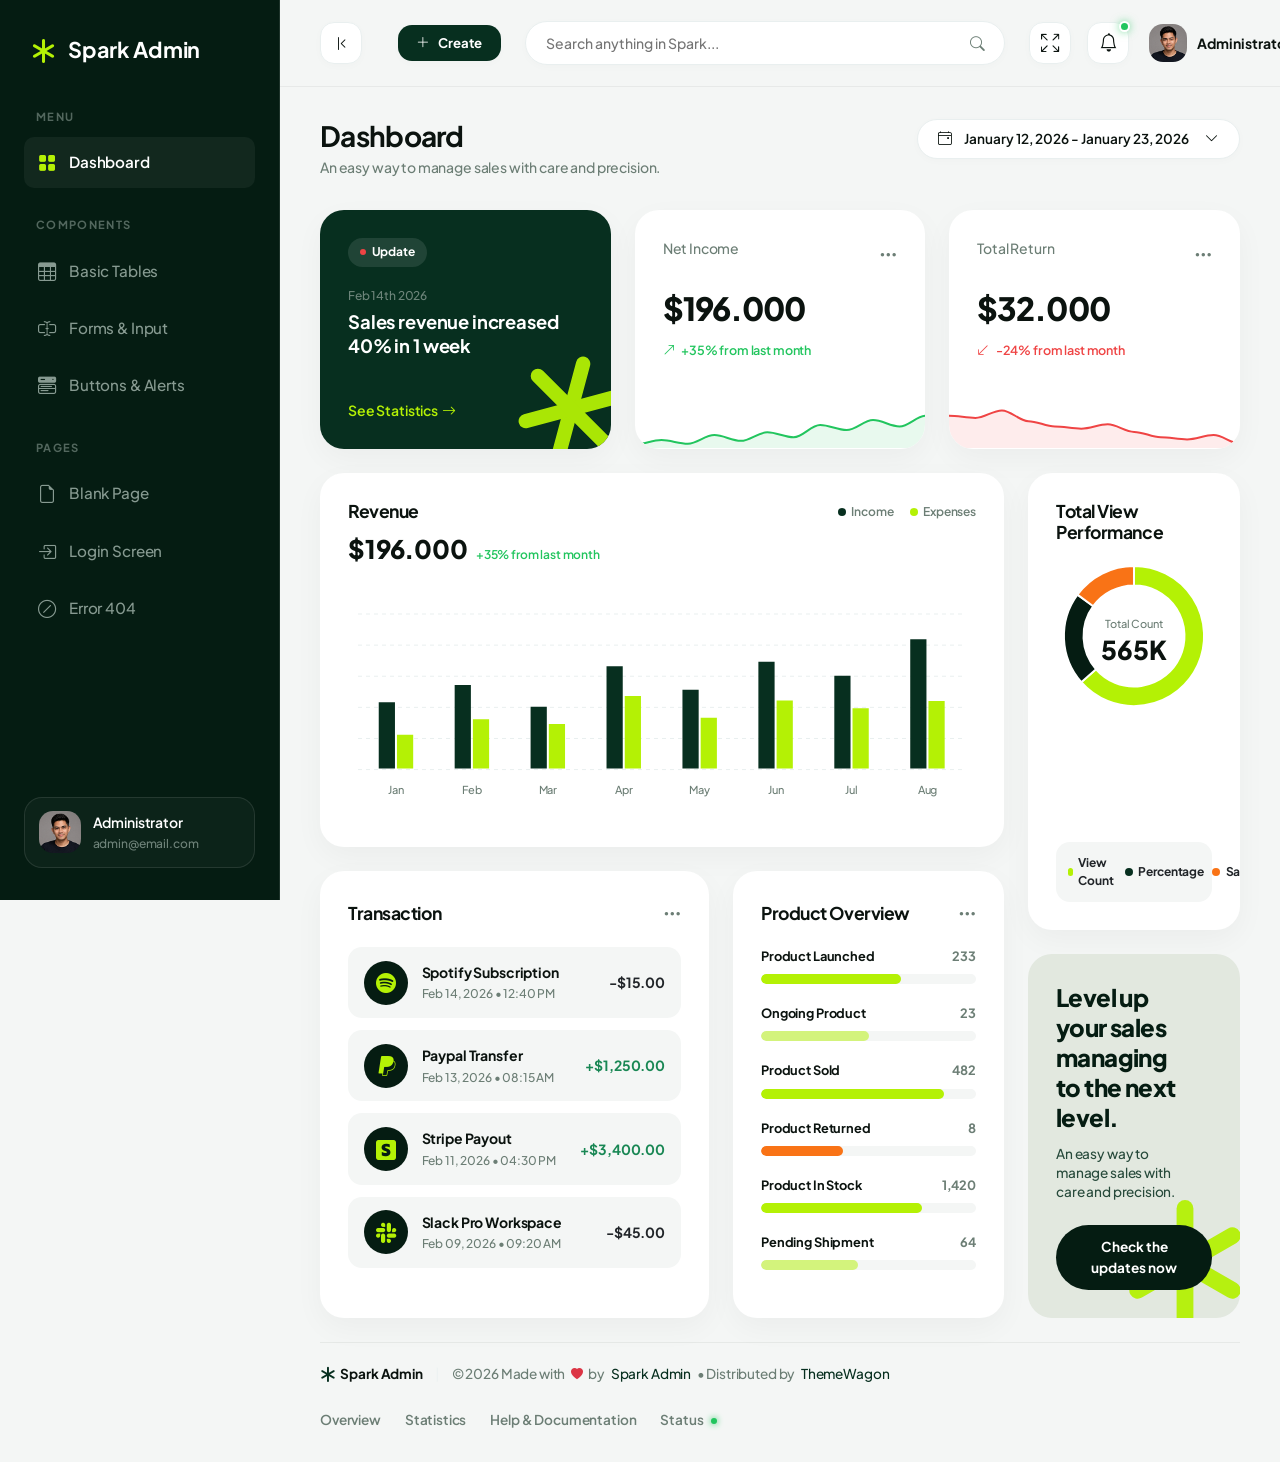
<file: finance/template/index.html>
<!DOCTYPE html>
<html lang="en">

<head>
  <meta charset="UTF-8">
  <meta name="viewport" content="width=device-width, initial-scale=1.0">
  <title>Spark Admin - Premium Bootstrap 5 Admin Dashboard Template</title>

  <!-- SEO Optimization -->
  <meta name="description" content="Spark Admin - Premium Bootstrap 5 Admin Dashboard Template">
  <meta name="author" content="Spark Admin Team">

  <!-- Favicon -->
  <link rel="icon" type="image/png" href="assets/images/favicon.ico">

  <!-- Local Third-Party Libraries (100% Offline Compatible) -->
  <link rel="stylesheet" href="assets/libs/bootstrap/css/bootstrap.min.css">
  <link rel="stylesheet" href="assets/libs/bootstrap-icons/bootstrap-icons.css">
  <link rel="stylesheet" href="assets/libs/apexcharts/apexcharts.css">
  <link rel="stylesheet" href="assets/libs/flatpickr/flatpickr.min.css">

  <!-- Main Design System & Custom Stylesheet -->
  <link rel="stylesheet" href="assets/css/main.css">
</head>

<body>

  <!-- ==========================================
         START: Sidebar Component
         Highly polished, dark-green sticky navigation
         ========================================== -->
  <div class="sidebar-wrapper" id="sidebar">
    <!-- Brand Logo / Identity -->
    <a href="index.html" class="sidebar-brand">
      <i class="bi bi-asterisk"></i>
      <span>Spark Admin</span>
    </a>

    <!-- Navigation Menu -->
    <div class="flex-grow-1 overflow-y-auto">
      <!-- Group: Menu -->
      <div class="sidebar-menu-section">
        <div class="sidebar-menu-title">Menu</div>
        <ul class="sidebar-menu-list">
          <li class="sidebar-menu-item">
            <a href="index.html" class="sidebar-menu-link active" id="menu-overview" title="Overview">
              <i class="bi bi-grid-fill"></i>
              <span>Dashboard</span>
            </a>
          </li>
        </ul>
      </div>

      <!-- Group: Components -->
      <div class="sidebar-menu-section">
        <div class="sidebar-menu-title">Components</div>
        <ul class="sidebar-menu-list">
          <li class="sidebar-menu-item">
            <a href="tables-basic.html" class="sidebar-menu-link" id="menu-basictables" title="Basic Tables">
              <i class="bi bi-table"></i>
              <span>Basic Tables</span>
            </a>
          </li>
          <li class="sidebar-menu-item">
            <a href="ui-forms.html" class="sidebar-menu-link" id="menu-uiforms" title="Forms and Input">
              <i class="bi bi-input-cursor-text"></i>
              <span>Forms & Input</span>
            </a>
          </li>
          <li class="sidebar-menu-item">
            <a href="ui-buttons.html" class="sidebar-menu-link" id="menu-uibuttons" title="Buttons">
              <i class="bi bi-menu-button-wide-fill"></i>
              <span>Buttons & Alerts</span>
            </a>
          </li>
        </ul>
      </div>

      <!-- Group: Pages -->
      <div class="sidebar-menu-section">
        <div class="sidebar-menu-title">Pages</div>
        <ul class="sidebar-menu-list">
          <li class="sidebar-menu-item">
            <a href="page-blank.html" class="sidebar-menu-link" id="menu-blankpage" title="Blank Page">
              <i class="bi bi-file-earmark"></i>
              <span>Blank Page</span>
            </a>
          </li>
          <li class="sidebar-menu-item">
            <a href="page-login.html" class="sidebar-menu-link" id="menu-loginpage" title="Login Page">
              <i class="bi bi-box-arrow-in-right"></i>
              <span>Login Screen</span>
            </a>
          </li>
          <li class="sidebar-menu-item">
            <a href="page-404.html" class="sidebar-menu-link" id="menu-404" title="404 Page">
              <i class="bi bi-slash-circle"></i>
              <span>Error 404</span>
            </a>
          </li>
        </ul>
      </div>
    </div>

    <!-- Sidebar Profile Card (Dynamic Footer) -->
    <div class="sidebar-profile">
      <img src="assets/images/avatar.png" alt="Administrator" class="sidebar-profile-img"
        onerror="this.src='https://images.unsplash.com/photo-1534528741775-53994a69daeb?q=80&w=256&auto=format&fit=crop'">
      <div class="sidebar-profile-info">
        <div class="sidebar-profile-name">Administrator</div>
        <div class="sidebar-profile-email">admin@email.com</div>
      </div>
    </div>
  </div>
  <!-- ==========================================
         END: Sidebar Component
         ========================================== -->


  <!-- ==========================================
         START: Main Content Area
         ========================================== -->
  <div class="main-wrapper">

    <!-- START: Top Navbar Component -->
    <header class="navbar-custom">
      <div class="navbar-left">
        <!-- Desktop sidebar toggle (visible on large screens only) -->
        <button class="btn-desktop-toggle d-none d-xl-flex align-items-center justify-content-center me-3"
          id="desktop-sidebar-toggle" aria-label="Minimize Sidebar">
          <i class="bi bi-chevron-bar-left"></i>
        </button>
        <!-- Mobile sidebar toggle -->
        <button class="sidebar-toggle-btn me-2" id="sidebar-toggle" aria-label="Toggle Navigation">
          <i class="bi bi-list"></i>
        </button>

        <!-- Quick Actions Dropdown -->
        <div class="dropdown ms-2">
          <button class="btn-quick-action dropdown-toggle" type="button" data-bs-toggle="dropdown" aria-expanded="false"
            id="quick-actions-dropdown">
            <i class="bi bi-plus-lg"></i>
            <span>Create</span>
          </button>
          <ul class="dropdown-menu dropdown-menu-quick-action" aria-labelledby="quick-actions-dropdown">
            <li class="dropdown-header">Quick Action Shortcuts</li>
            <li><a class="dropdown-item" href="#"><i class="bi bi-file-earmark-plus"></i> New Invoice</a></li>
            <li><a class="dropdown-item" href="#"><i class="bi bi-person-plus"></i> New User</a></li>
            <li><a class="dropdown-item" href="#"><i class="bi bi-box-seam"></i> New Product</a></li>
            <li>
              <hr class="dropdown-divider">
            </li>
            <li><a class="dropdown-item" href="#"><i class="bi bi-gear"></i> System Settings</a></li>
          </ul>
        </div>
      </div>

      <!-- Mid navbar: search pill -->
      <div class="navbar-search-wrapper">
        <input type="text" class="navbar-search-input" placeholder="Search anything in Spark..." id="main-search">
        <button class="navbar-search-btn" aria-label="Search">
          <i class="bi bi-search"></i>
        </button>
      </div>

      <!-- Right actions -->
      <div class="navbar-actions">
        <!-- Fullscreen Toggle -->
        <button class="navbar-action-btn me-1" aria-label="Toggle Fullscreen" id="btn-fullscreen">
          <i class="bi bi-arrows-fullscreen"></i>
        </button>
        <div class="dropdown">
          <button class="navbar-action-btn dropdown-toggle" type="button" data-bs-toggle="dropdown"
            aria-expanded="false" id="btn-notifications" data-bs-auto-close="outside">
            <i class="bi bi-bell"></i>
            <span class="navbar-action-badge"></span>
          </button>
          <div class="dropdown-menu dropdown-menu-end dropdown-menu-notification p-0"
            aria-labelledby="btn-notifications">
            <div class="notification-header">
              <h6 class="notification-title">Notifications</h6>
              <button class="btn-clear-all" type="button">Mark all read</button>
            </div>
            <div class="notification-list">
              <!-- Sale Notification -->
              <a href="#" class="notification-item">
                <div class="notification-icon bg-success text-white">
                  <i class="bi bi-wallet2"></i>
                </div>
                <div class="notification-content">
                  <p class="notification-text">New sale received: <strong>$150.00</strong></p>
                  <span class="notification-time">2 mins ago</span>
                </div>
                <span class="notification-unread-dot"></span>
              </a>
              <!-- User Registration Notification -->
              <a href="#" class="notification-item">
                <div class="notification-icon bg-primary text-white">
                  <i class="bi bi-person-plus-fill"></i>
                </div>
                <div class="notification-content">
                  <p class="notification-text">New user registered: <strong>John Doe</strong></p>
                  <span class="notification-time">1 hour ago</span>
                </div>
                <span class="notification-unread-dot"></span>
              </a>
              <!-- Low Stock Notification -->
              <a href="#" class="notification-item">
                <div class="notification-icon bg-warning text-dark">
                  <i class="bi bi-box-seam-fill"></i>
                </div>
                <div class="notification-content">
                  <p class="notification-text">Stock running low: <strong>Hoodie</strong></p>
                  <span class="notification-time">3 hours ago</span>
                </div>
              </a>
            </div>
            <a href="#" class="notification-footer">View All Notifications</a>
          </div>
        </div>

        <!-- Profile Dropdown -->
        <div class="dropdown ms-2">
          <button class="navbar-profile-btn dropdown-toggle" type="button" data-bs-toggle="dropdown"
            aria-expanded="false" id="profile-dropdown">
            <img src="assets/images/avatar.png" alt="Profile Image" class="navbar-profile-img">
            <span class="navbar-profile-name d-none d-md-inline">Administrator</span>
            <i class="bi bi-chevron-down navbar-profile-caret"></i>
          </button>
          <ul class="dropdown-menu dropdown-menu-end dropdown-menu-profile" aria-labelledby="profile-dropdown">
            <li class="dropdown-header">Welcome !</li>
            <li><a class="dropdown-item" href="#"><i class="bi bi-person"></i> My Account</a></li>
            <li><a class="dropdown-item" href="#"><i class="bi bi-gear"></i> Settings</a></li>
            <li><a class="dropdown-item" href="#"><i class="bi bi-lock"></i> Lock Screen</a></li>
            <li>
              <hr class="dropdown-divider">
            </li>
            <li><a class="dropdown-item text-danger" href="page-login.html"><i class="bi bi-box-arrow-right"></i>
                Logout</a></li>
          </ul>
        </div>
      </div>
    </header>
    <!-- END: Top Navbar Component -->

    <!-- START: Dashboard Header Banner -->
    <div class="page-header">
      <div>
        <h1 class="page-title">Dashboard</h1>
        <p class="page-subtitle">An easy way to manage sales with care and precision.</p>
      </div>
      <button class="btn-date-picker" type="button" id="date-picker-trigger">
        <i class="bi bi-calendar4-event"></i>
        <span id="selected-date-range">January 12, 2026 - January 23, 2026</span>
        <i class="bi bi-chevron-down ms-1"></i>
      </button>
    </div>
    <!-- END: Dashboard Header Banner -->

    <!-- START: Main Layout Grid (2 Columns: Dashboard + Performance Pane) -->
    <div class="row g-4">

      <!-- TOP AREA: Quick Info Stat Cards Row (Full Width) -->
      <div class="col-12">
        <div class="row g-4">
          <!-- Stat Card 1: Green Alert Banner -->
          <div class="col-md-4">
            <div class="card alert-green-card">
              <div class="position-relative z-index-2">
                <span class="alert-green-badge">Update</span>
                <div class="alert-green-date">Feb 14th 2026</div>
                <div class="alert-green-text">Sales revenue increased 40% in 1 week</div>
              </div>
              <a href="#" class="alert-green-link z-index-2" id="alert-link-statistics">
                <span>See Statistics</span>
                <i class="bi bi-arrow-right"></i>
              </a>

              <!-- Inline SVG geometric decoration (Lime green 6-pointed star/asterisk with rounded caps) -->
              <svg class="alert-green-bg-shape" viewBox="0 0 100 100" fill="none" xmlns="http://www.w3.org/2000/svg">
                <g transform="translate(50,50)">
                  <rect x="-6" y="-45" width="12" height="90" rx="6" ry="6" fill="#B4F105" />
                  <rect x="-6" y="-45" width="12" height="90" rx="6" ry="6" fill="#B4F105" transform="rotate(60)" />
                  <rect x="-6" y="-45" width="12" height="90" rx="6" ry="6" fill="#B4F105" transform="rotate(120)" />
                </g>
              </svg>
            </div>
          </div>

          <!-- Stat Card 2: Net Income -->
          <div class="col-md-4">
            <div class="card card-stat d-flex flex-column justify-content-between">
              <div>
                <div class="card-header">
                  <span class="stat-label">Net Income</span>
                  <div class="dropdown">
                    <button class="card-more-btn" type="button" data-bs-toggle="dropdown" aria-expanded="false"
                      aria-label="More Options" id="btn-more-income">
                      <i class="bi bi-three-dots"></i>
                    </button>
                    <ul class="dropdown-menu dropdown-menu-end dropdown-menu-custom">
                      <li><a class="dropdown-item" href="#"><i class="bi bi-arrow-repeat"></i> Refresh</a></li>
                      <li><a class="dropdown-item" href="#"><i class="bi bi-file-earmark-arrow-down"></i> Export
                          Report</a></li>
                      <li>
                        <hr class="dropdown-divider">
                      </li>
                      <li><a class="dropdown-item text-danger" href="#"><i class="bi bi-eye-slash"></i> Hide Details</a>
                      </li>
                    </ul>
                  </div>
                </div>
                <div class="stat-value">$196.000</div>
                <div class="trend-badge trend-up">
                  <i class="bi bi-arrow-up-right"></i>
                  <span>+35% from last month</span>
                </div>
              </div>
              <div class="sparkline-container sparkline-card-footer">
                <div id="income-sparkline"></div>
              </div>
            </div>
          </div>

          <!-- Stat Card 3: Total Return -->
          <div class="col-md-4">
            <div class="card card-stat d-flex flex-column justify-content-between">
              <div>
                <div class="card-header">
                  <span class="stat-label">Total Return</span>
                  <div class="dropdown">
                    <button class="card-more-btn" type="button" data-bs-toggle="dropdown" aria-expanded="false"
                      aria-label="More Options" id="btn-more-return">
                      <i class="bi bi-three-dots"></i>
                    </button>
                    <ul class="dropdown-menu dropdown-menu-end dropdown-menu-custom">
                      <li><a class="dropdown-item" href="#"><i class="bi bi-arrow-repeat"></i> Refresh</a></li>
                      <li><a class="dropdown-item" href="#"><i class="bi bi-file-earmark-arrow-down"></i> Export
                          Report</a></li>
                      <li>
                        <hr class="dropdown-divider">
                      </li>
                      <li><a class="dropdown-item text-danger" href="#"><i class="bi bi-eye-slash"></i> Hide Details</a>
                      </li>
                    </ul>
                  </div>
                </div>
                <div class="stat-value">$32.000</div>
                <div class="trend-badge trend-down">
                  <i class="bi bi-arrow-down-left"></i>
                  <span>-24% from last month</span>
                </div>
              </div>
              <div class="sparkline-container sparkline-card-footer">
                <div id="return-sparkline"></div>
              </div>
            </div>
          </div>
        </div>
      </div>
      <!-- END: TOP AREA -->

      <!-- LEFT AREA: Primary Dashboard Stats & Tables -->
      <div class="col-xl-9 col-lg-8">

        <!-- START: Details Area (Transactions + Performance Charts) -->
        <div class="row g-4">
          <!-- Column: Revenue Chart (Full Width / Wider) -->
          <div class="col-12">
            <div class="card mb-0">
              <div class="card-header mb-2">
                <h2 class="card-title">Revenue</h2>
                <!-- Custom Static Legends -->
                <div class="d-flex gap-3 align-items-center">
                  <div class="chart-legend-item">
                    <span class="legend-dot bg-forest-medium"></span>
                    <span class="chart-legend-label">Income</span>
                  </div>
                  <div class="chart-legend-item">
                    <span class="legend-dot bg-lime-accent"></span>
                    <span class="chart-legend-label">Expenses</span>
                  </div>
                </div>
              </div>
              <div class="d-flex align-items-baseline gap-2 mb-3">
                <span class="stat-value-amount">$196.000</span>
                <span class="trend-badge trend-up fs-xs">+35% from last month</span>
              </div>
              <div id="revenue-chart"></div>
            </div>
          </div>

          <!-- Column: Transaction List -->
          <div class="col-md-7 d-flex flex-column">
            <div class="card h-100 flex-grow-1">
              <div class="card-header">
                <h2 class="card-title">Transaction</h2>
                <div class="dropdown">
                  <button class="card-more-btn" type="button" data-bs-toggle="dropdown" aria-expanded="false"
                    aria-label="More Options" id="btn-more-transaction">
                    <i class="bi bi-three-dots"></i>
                  </button>
                  <ul class="dropdown-menu dropdown-menu-end dropdown-menu-custom">
                    <li><a class="dropdown-item" href="#"><i class="bi bi-funnel"></i> Filter Status</a></li>
                    <li><a class="dropdown-item" href="#"><i class="bi bi-file-earmark-arrow-down"></i> Export CSV</a>
                    </li>
                  </ul>
                </div>
              </div>

              <!-- Transaction Items List -->
              <div class="transaction-list">
                <div class="transaction-item">
                  <div class="transaction-icon bg-forest-light text-lime">
                    <i class="bi bi-spotify"></i>
                  </div>
                  <div class="transaction-info">
                    <div class="transaction-name">Spotify Subscription</div>
                    <div class="transaction-date">Feb 14, 2026 • 12:40 PM</div>
                  </div>
                  <div class="transaction-amount text-main">-$15.00</div>
                </div>

                <div class="transaction-item">
                  <div class="transaction-icon bg-forest-light text-lime">
                    <i class="bi bi-paypal"></i>
                  </div>
                  <div class="transaction-info">
                    <div class="transaction-name">Paypal Transfer</div>
                    <div class="transaction-date">Feb 13, 2026 • 08:15 AM</div>
                  </div>
                  <div class="transaction-amount text-success">+$1,250.00</div>
                </div>

                <div class="transaction-item">
                  <div class="transaction-icon bg-forest-light text-lime">
                    <i class="bi bi-stripe"></i>
                  </div>
                  <div class="transaction-info">
                    <div class="transaction-name">Stripe Payout</div>
                    <div class="transaction-date">Feb 11, 2026 • 04:30 PM</div>
                  </div>
                  <div class="transaction-amount text-success">+$3,400.00</div>
                </div>

                <div class="transaction-item">
                  <div class="transaction-icon bg-forest-light text-lime">
                    <i class="bi bi-slack"></i>
                  </div>
                  <div class="transaction-info">
                    <div class="transaction-name">Slack Pro Workspace</div>
                    <div class="transaction-date">Feb 09, 2026 • 09:20 AM</div>
                  </div>
                  <div class="transaction-amount text-main">-$45.00</div>
                </div>
              </div>

            </div>
          </div>

          <!-- Column: Product Overview Progress -->
          <div class="col-md-5 d-flex flex-column">
            <div class="card h-100 flex-grow-1">
              <div class="card-header">
                <h2 class="card-title">Product Overview</h2>
                <div class="dropdown">
                  <button class="card-more-btn" type="button" data-bs-toggle="dropdown" aria-expanded="false"
                    aria-label="More Options" id="btn-more-products">
                    <i class="bi bi-three-dots"></i>
                  </button>
                  <ul class="dropdown-menu dropdown-menu-end dropdown-menu-custom">
                    <li><a class="dropdown-item" href="#"><i class="bi bi-plus-lg"></i> Add Product</a></li>
                    <li><a class="dropdown-item" href="#"><i class="bi bi-gear"></i> Manage</a></li>
                  </ul>
                </div>
              </div>

              <div class="progress-container">
                <div class="progress-label-row">
                  <span class="progress-label">Product Launched</span>
                  <span class="progress-value">233</span>
                </div>
                <div class="progress" role="progressbar" aria-label="Product Launched Progress" aria-valuenow="65"
                  aria-valuemin="0" aria-valuemax="100">
                  <div class="progress-bar bg-lime-accent w-65"></div>
                </div>
              </div>

              <div class="progress-container">
                <div class="progress-label-row">
                  <span class="progress-label">Ongoing Product</span>
                  <span class="progress-value">23</span>
                </div>
                <div class="progress" role="progressbar" aria-label="Ongoing Product Progress" aria-valuenow="20"
                  aria-valuemin="0" aria-valuemax="100">
                  <div class="progress-bar bg-lime-accent opacity-50 w-50"></div>
                </div>
              </div>

              <div class="progress-container">
                <div class="progress-label-row">
                  <span class="progress-label">Product Sold</span>
                  <span class="progress-value">482</span>
                </div>
                <div class="progress" role="progressbar" aria-label="Product Sold Progress" aria-valuenow="85"
                  aria-valuemin="0" aria-valuemax="100">
                  <div class="progress-bar bg-lime-accent w-85"></div>
                </div>
              </div>

              <div class="progress-container">
                <div class="progress-label-row">
                  <span class="progress-label">Product Returned</span>
                  <span class="progress-value">8</span>
                </div>
                <div class="progress" role="progressbar" aria-label="Product Returned Progress" aria-valuenow="10"
                  aria-valuemin="0" aria-valuemax="100">
                  <div class="progress-bar bg-brand-orange w-38"></div>
                </div>
              </div>

              <div class="progress-container">
                <div class="progress-label-row">
                  <span class="progress-label">Product In Stock</span>
                  <span class="progress-value">1,420</span>
                </div>
                <div class="progress" role="progressbar" aria-label="Product In Stock Progress" aria-valuenow="75"
                  aria-valuemin="0" aria-valuemax="100">
                  <div class="progress-bar bg-lime-accent w-75"></div>
                </div>
              </div>

              <div class="progress-container">
                <div class="progress-label-row">
                  <span class="progress-label">Pending Shipment</span>
                  <span class="progress-value">64</span>
                </div>
                <div class="progress" role="progressbar" aria-label="Pending Shipment Progress" aria-valuenow="45"
                  aria-valuemin="0" aria-valuemax="100">
                  <div class="progress-bar bg-lime-accent opacity-50 w-45"></div>
                </div>
              </div>
            </div>

          </div>
        </div>
        <!-- END: Details Area -->

      </div>

      <!-- RIGHT AREA: Performance Details Sidebar Panel -->
      <div class="col-xl-3 col-lg-4">
        <div class="right-panel-wrapper d-flex flex-column gap-4 h-100">

          <!-- Performance Donut Chart card -->
          <div class="card flex-grow-1 d-flex flex-column justify-content-between mb-0">
            <div class="card-header mb-1">
              <h2 class="card-title">Total View Performance</h2>
            </div>

            <div id="views-chart"></div>

            <!-- Custom Legends below the chart -->
            <div class="chart-legends-container">
              <div class="chart-legend-item">
                <span class="legend-dot bg-lime-accent"></span>
                <span class="text-muted-green">View Count</span>
              </div>
              <div class="chart-legend-item">
                <span class="legend-dot bg-forest-medium"></span>
                <span class="text-muted-green">Percentage</span>
              </div>
              <div class="chart-legend-item">
                <span class="legend-dot bg-brand-orange"></span>
                <span class="text-muted-green">Sales</span>
              </div>
            </div>
          </div>

          <!-- Level Up Promotion CTA banner -->
          <div class="promo-banner-card">
            <!-- Inline SVG geometric decoration (Lime green 6-pointed star/asterisk with rounded caps) -->
            <svg class="promo-banner-bg-shape" viewBox="0 0 100 100" fill="none" xmlns="http://www.w3.org/2000/svg">
              <g transform="translate(50,50)">
                <rect x="-6" y="-45" width="12" height="90" rx="6" ry="6" fill="#B4F105" />
                <rect x="-6" y="-45" width="12" height="90" rx="6" ry="6" fill="#B4F105" transform="rotate(60)" />
                <rect x="-6" y="-45" width="12" height="90" rx="6" ry="6" fill="#B4F105" transform="rotate(120)" />
              </g>
            </svg>

            <h3 class="promo-title">Level up your sales managing to the next level.</h3>
            <p class="promo-desc">An easy way to manage sales with care and precision.</p>
            <button class="btn-promo" id="btn-promo-action">Check the updates now</button>
          </div>
        </div>
      </div>
      <!-- END: RIGHT AREA -->

    </div>
    <!-- END: Main Layout Grid -->

    <!-- START: Footer Component -->
    <footer class="footer-custom">
      <div class="footer-left">
        <span class="footer-logo">
          <i class="bi bi-asterisk"></i> Spark Admin
        </span>
        <span class="footer-separator">|</span>
        <span class="footer-copy">&copy; 2026 Made with <i class="bi bi-heart-fill text-danger footer-heart"></i> by<a
            href="https://sparkadminpro.gumroad.com/" target="_blank">Spark Admin</a>• Distributed by <a
            href="https://www.themewagon.com/" target="_blank">ThemeWagon</a> </span>
      </div>
      <div class="footer-right">
        <ul class="footer-links">
          <li><a href="#" class="footer-link">Overview</a></li>
          <li><a href="#" class="footer-link">Statistics</a></li>
          <li><a href="#" class="footer-link">Help & Documentation</a></li>
          <li><a href="#" class="footer-link">Status <span class="status-dot"></span></a></li>
        </ul>
      </div>
    </footer>
    <!-- END: Footer Component -->

  </div>
  <!-- ==========================================
         END: Main Content Area
         ========================================== -->

  <!-- Local Third-Party Libraries Script dependencies -->
  <script src="assets/libs/bootstrap/js/bootstrap.bundle.min.js"></script>
  <script src="assets/libs/apexcharts/apexcharts.min.js"></script>
  <script src="assets/libs/flatpickr/flatpickr.min.js"></script>

  <!-- Local dashboard interactions controller -->
  <script src="assets/js/dashboard.js"></script>
</body>

</html>
</file>
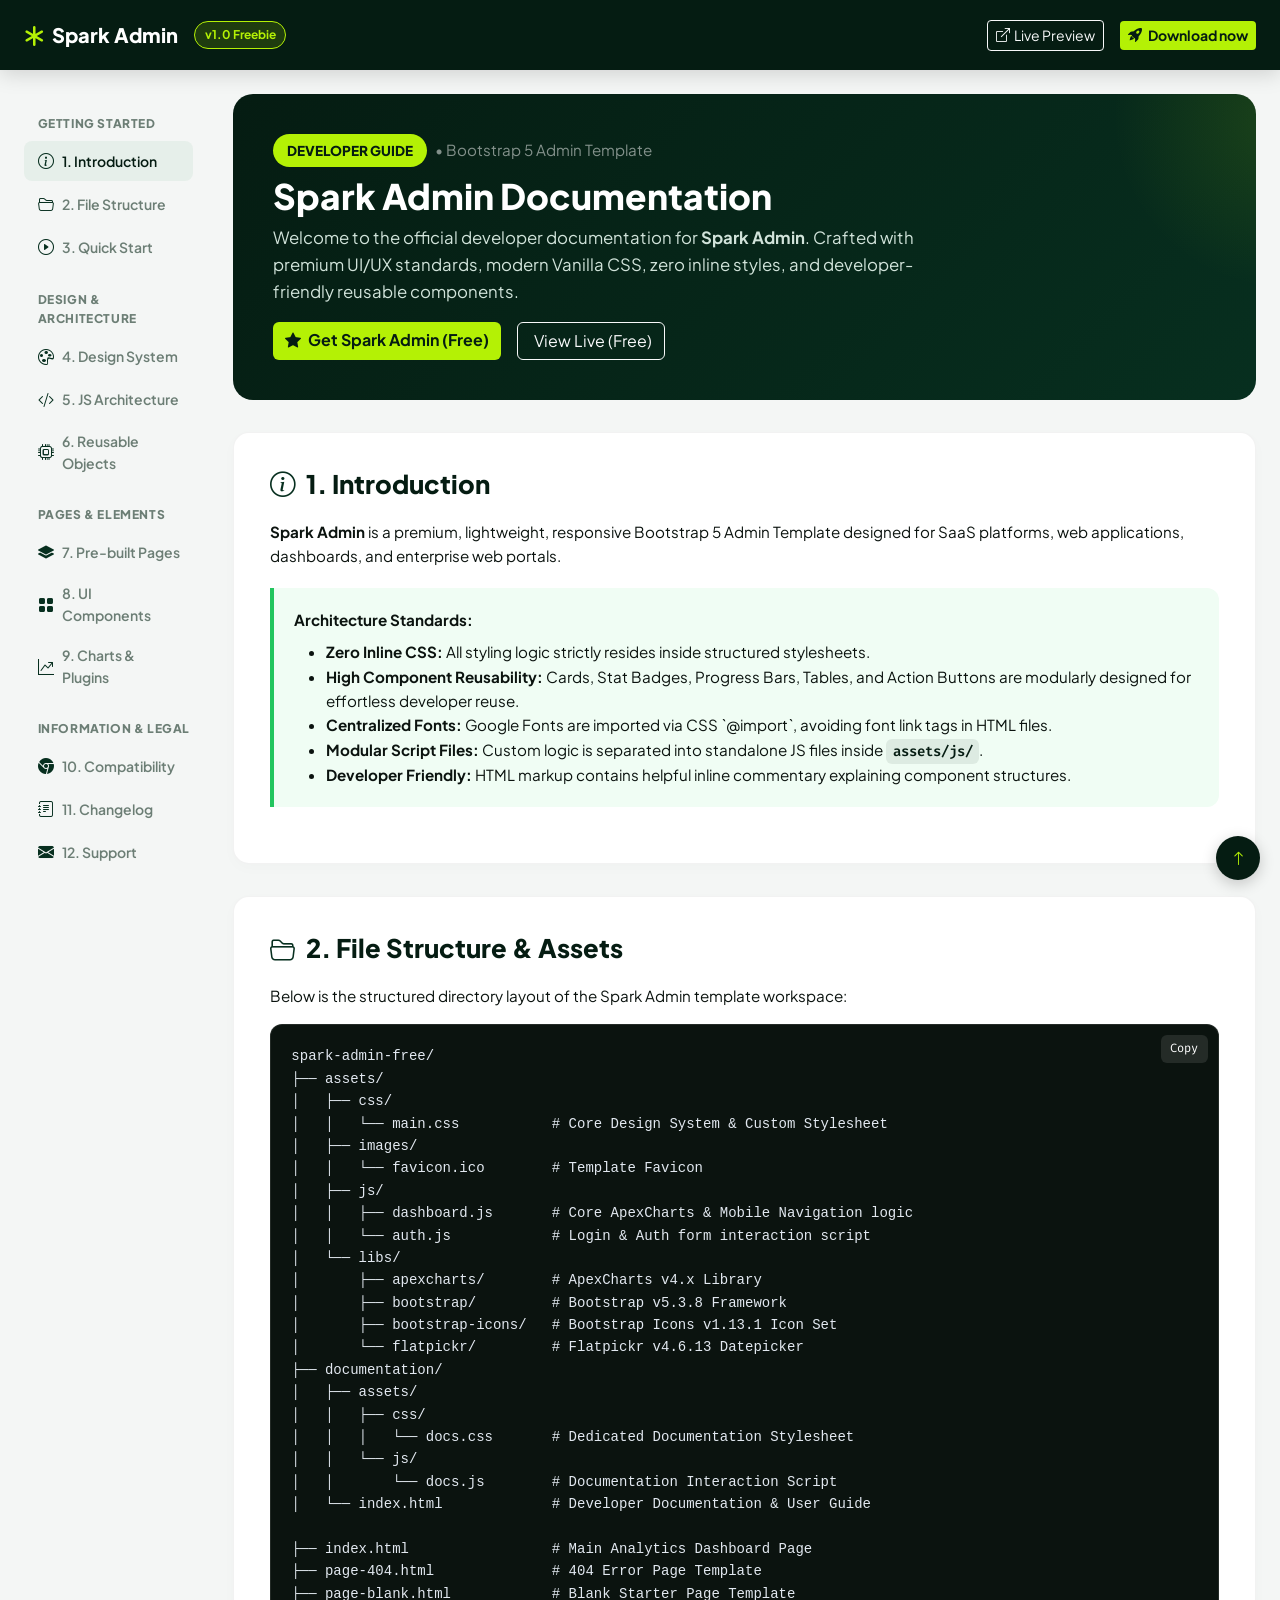
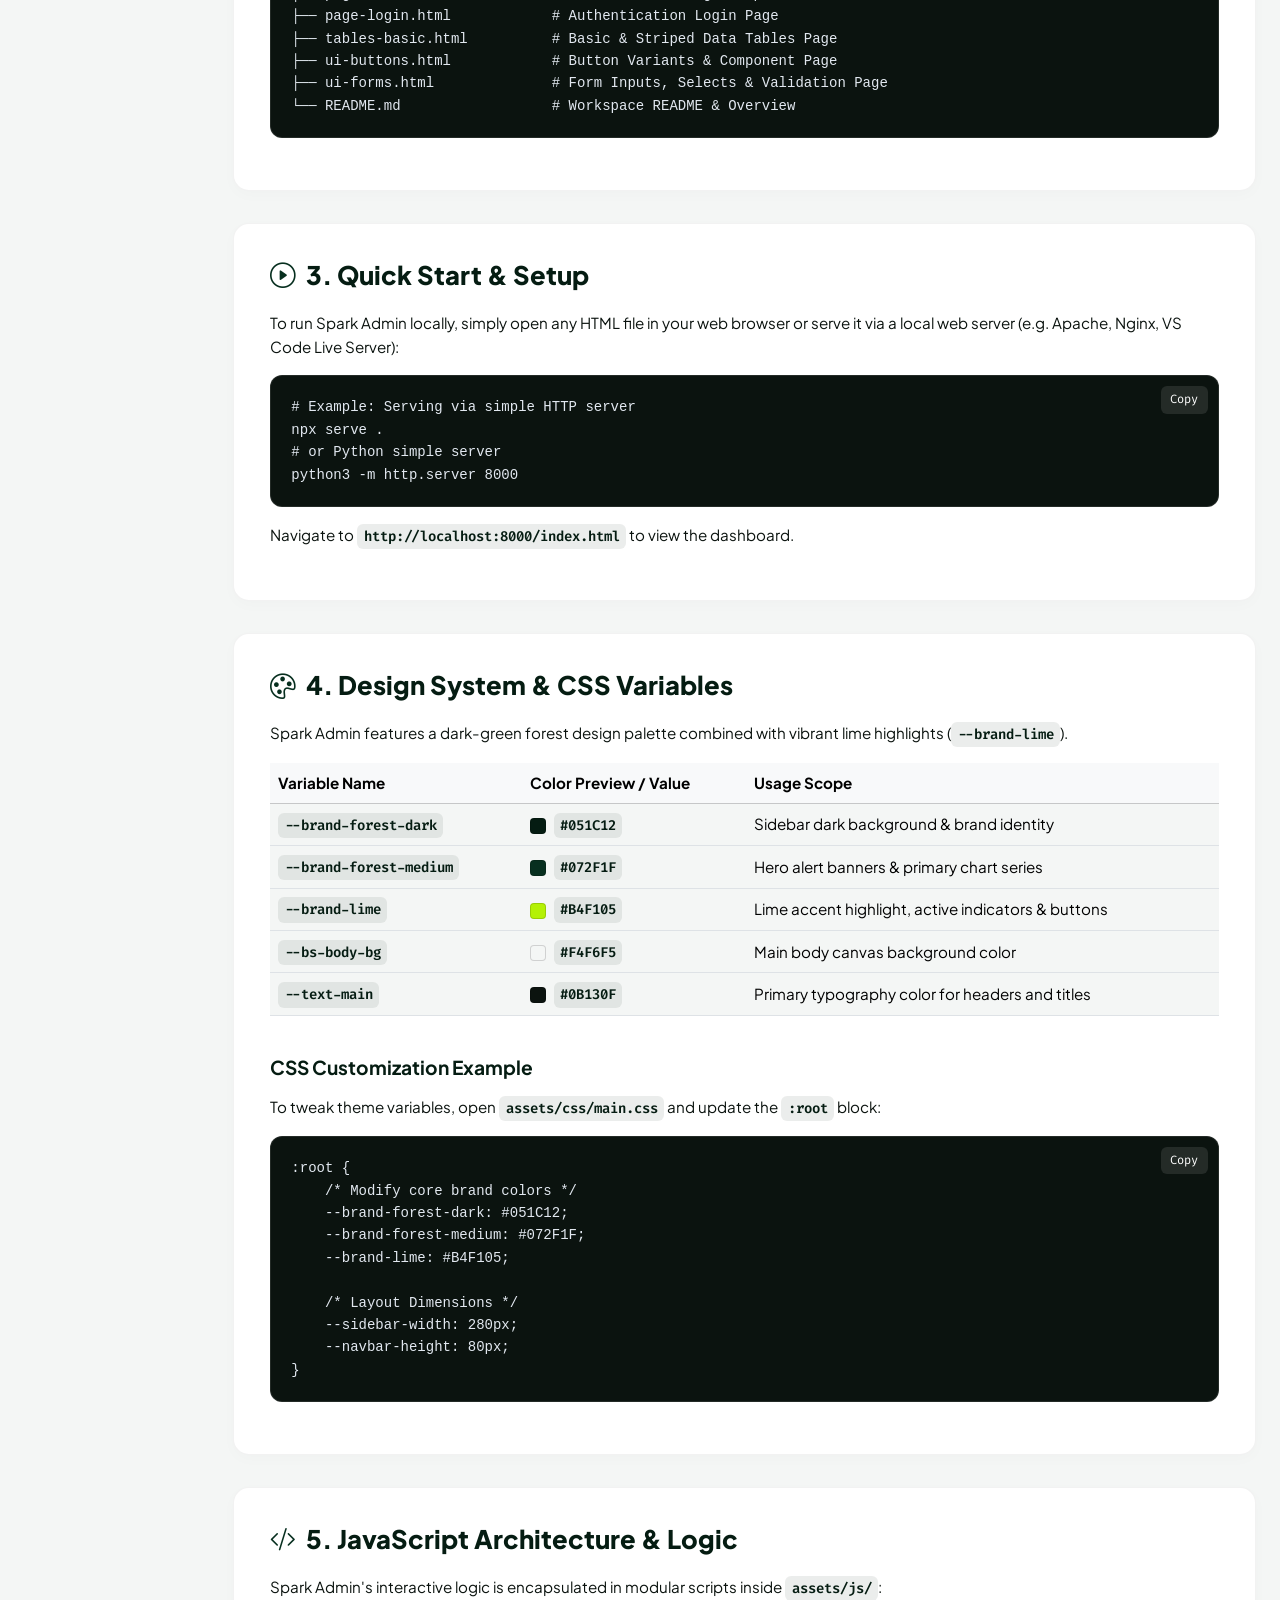
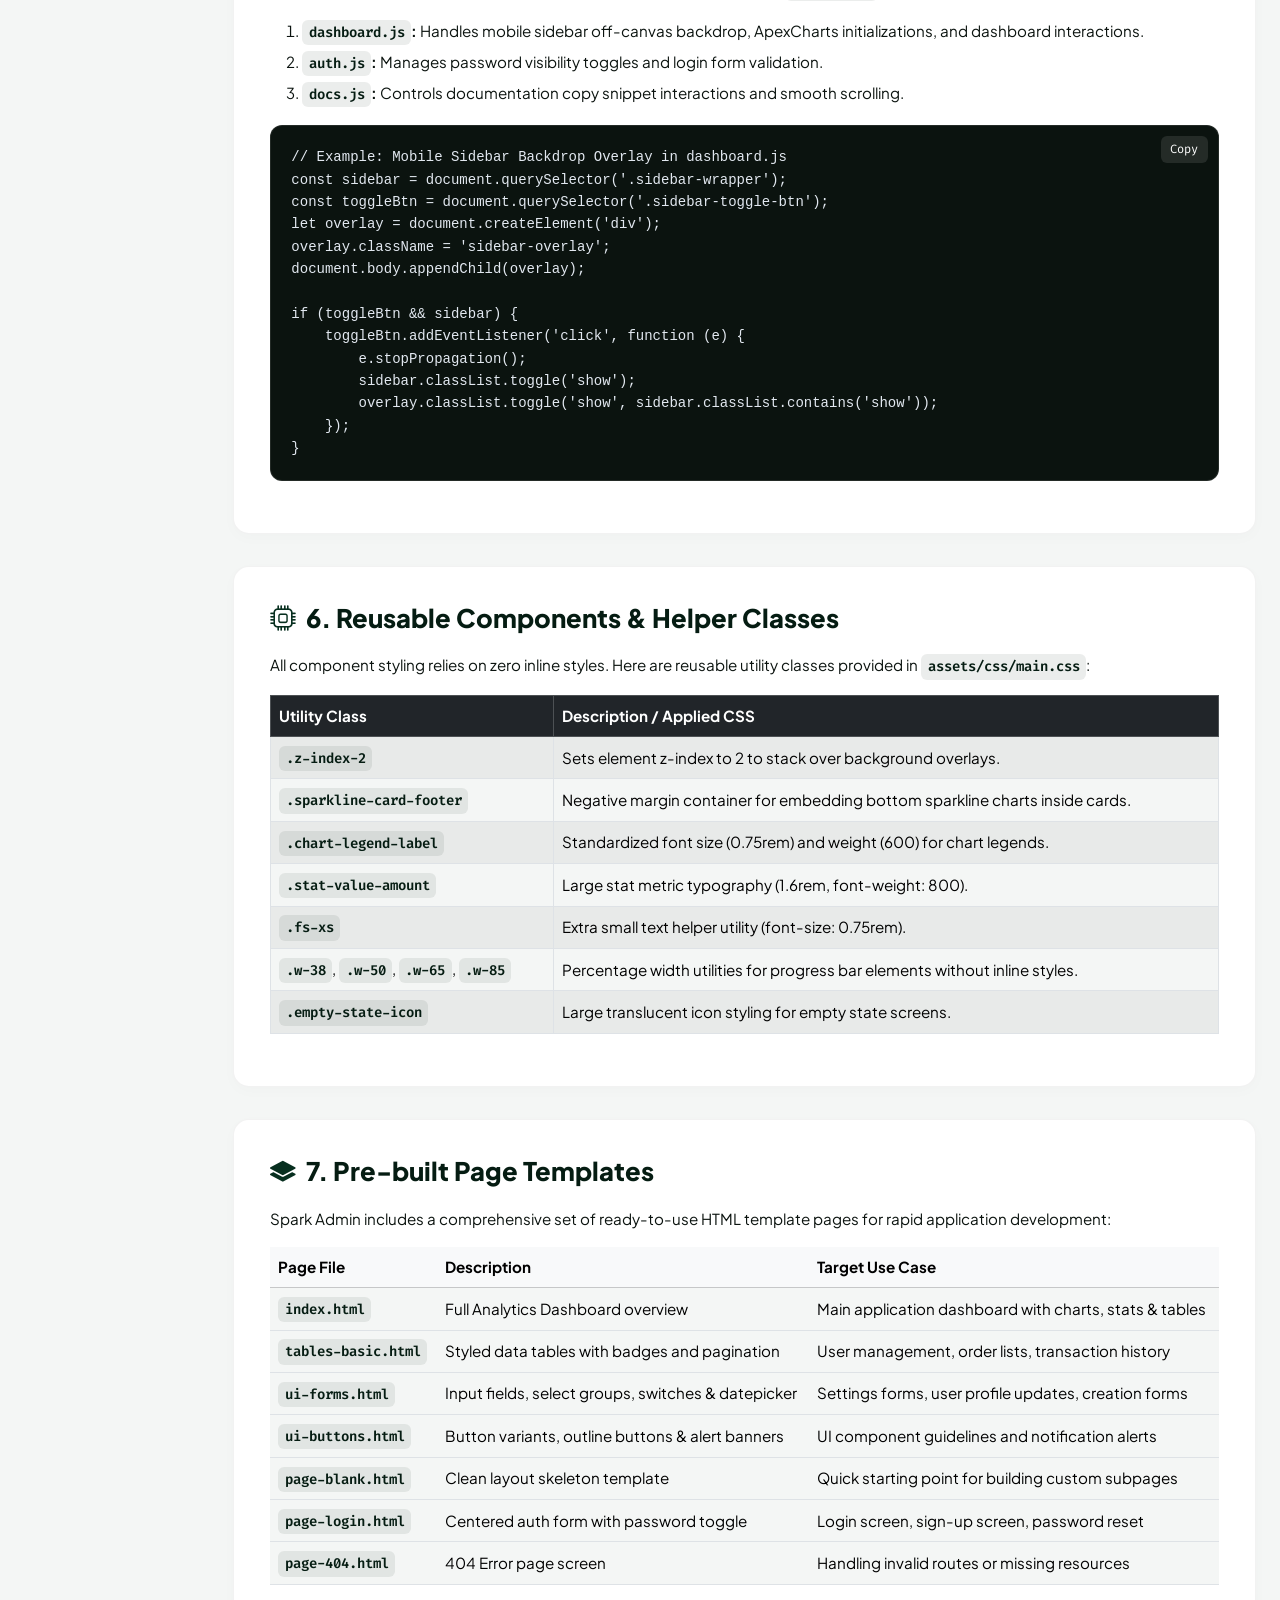
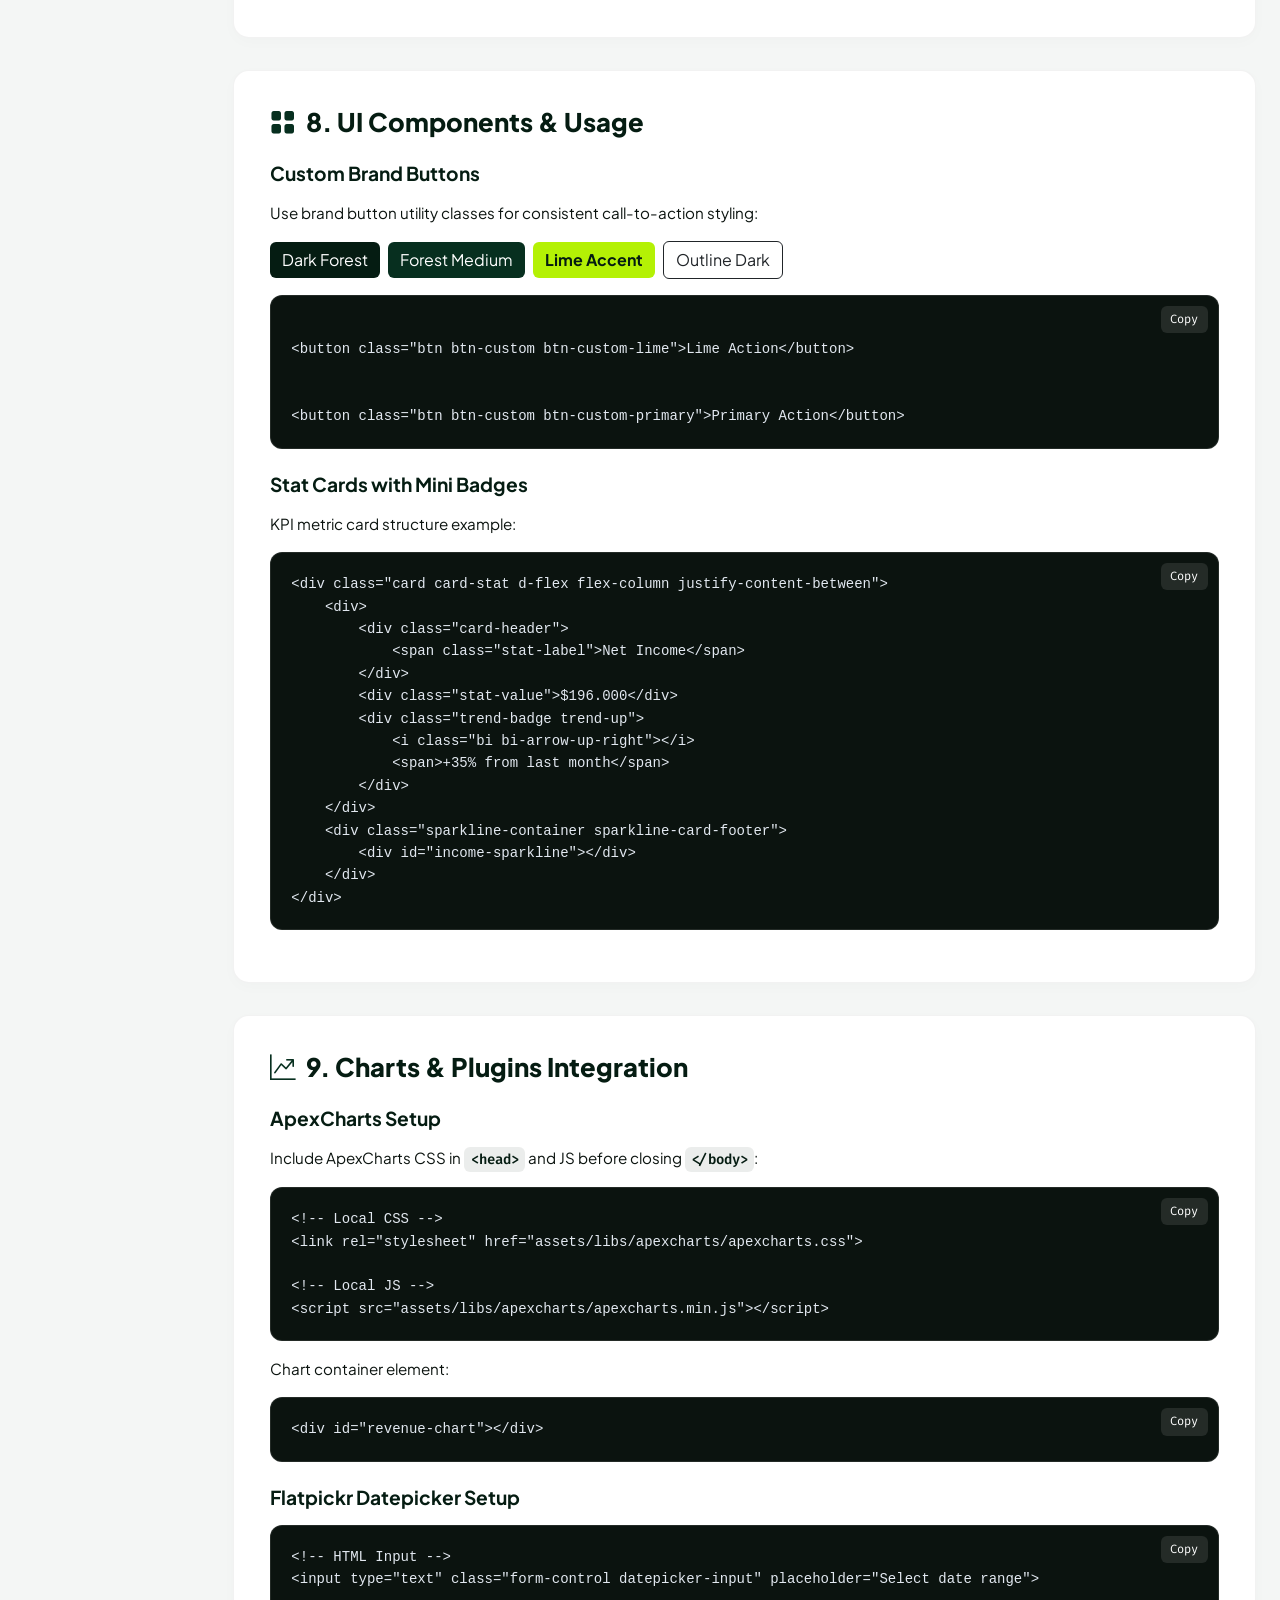
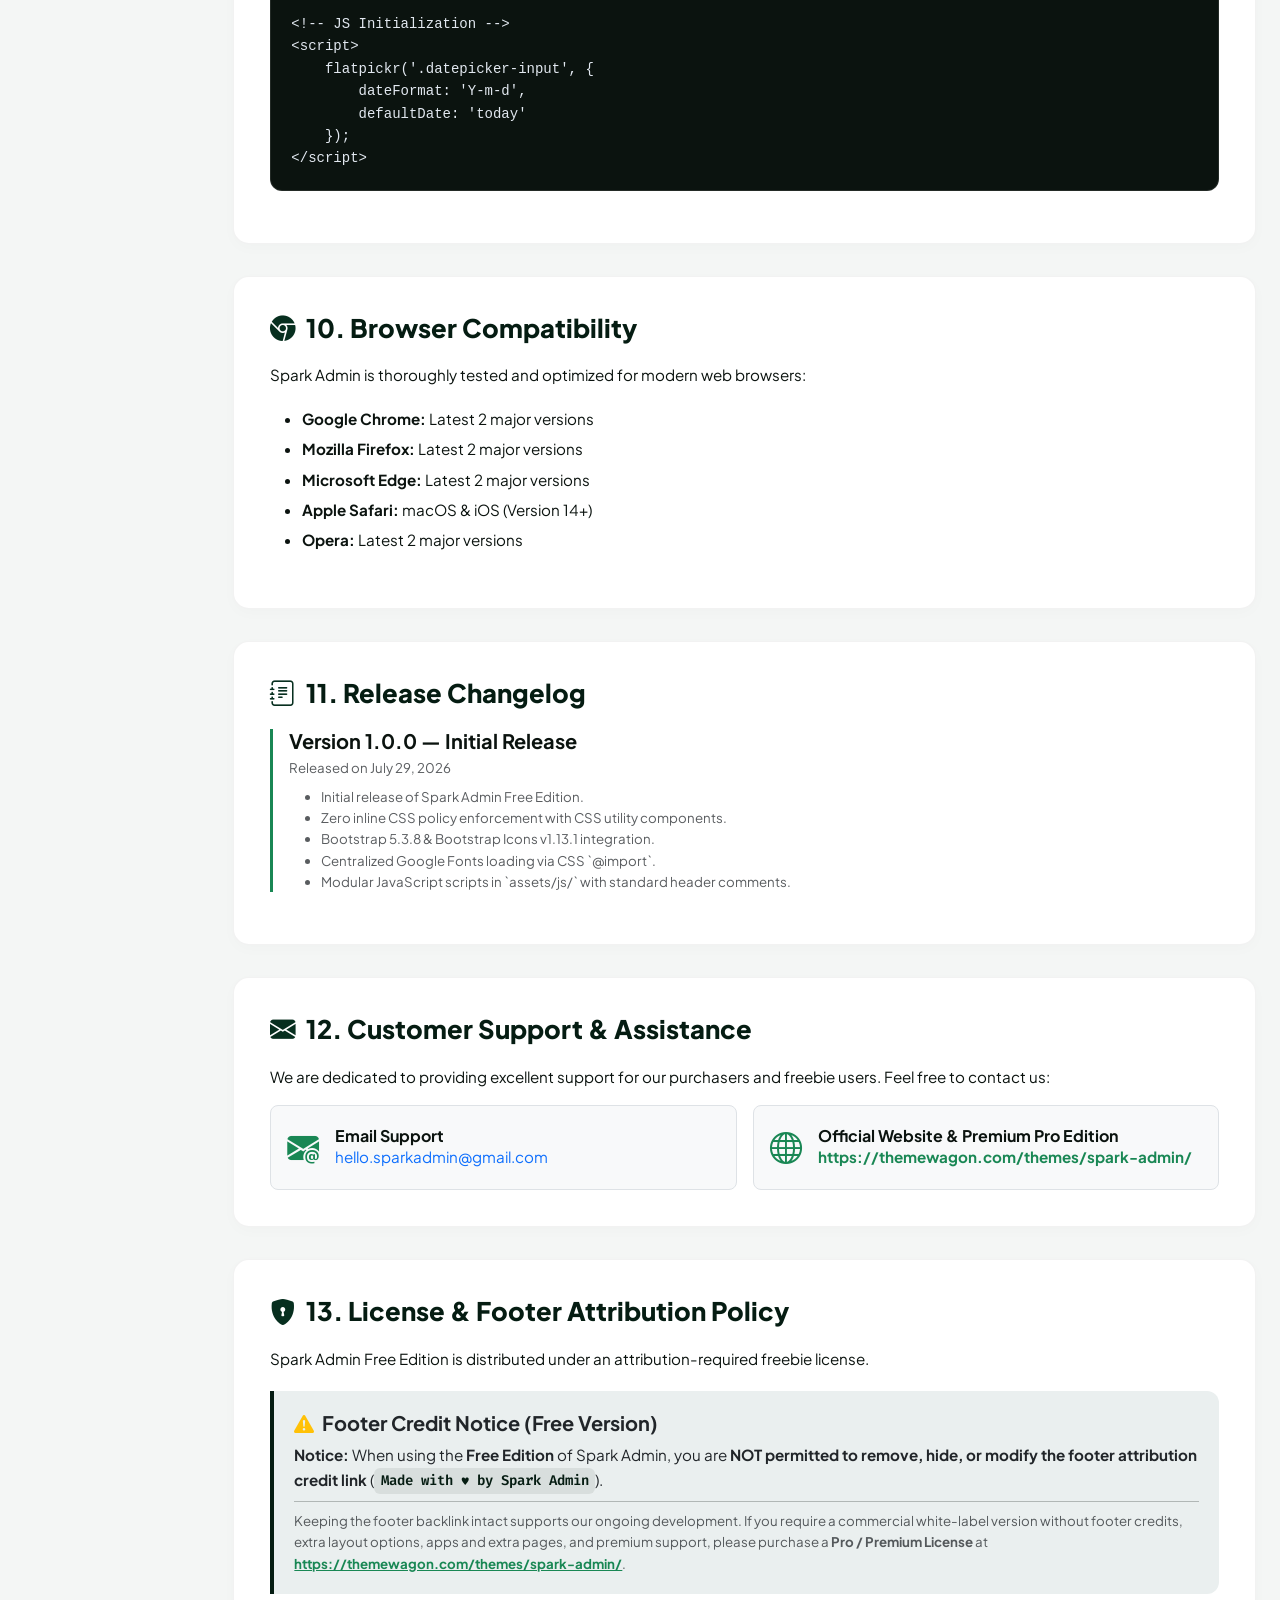
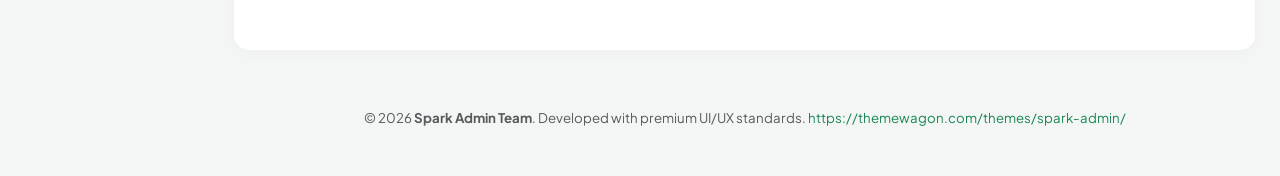
<file: finance/template/documentation/index.html>
<!DOCTYPE html>
<html lang="en">

<head>
  <meta charset="UTF-8">
  <meta name="viewport" content="width=device-width, initial-scale=1.0">
  <title>Spark Admin - Documentation & Developer Guide</title>

  <!-- Meta Information -->
  <meta name="description"
    content="Official documentation and developer guide for Spark Admin - Bootstrap 5 Admin Dashboard Template.">
  <meta name="author" content="Spark Admin Team">

  <!-- Favicon -->
  <link rel="icon" type="image/png" href="../assets/images/favicon.ico">

  <!-- Bootstrap 5 CSS & Icons -->
  <link rel="stylesheet" href="../assets/libs/bootstrap/css/bootstrap.min.css">
  <link rel="stylesheet" href="../assets/libs/bootstrap-icons/bootstrap-icons.css">

  <!-- Custom Documentation Stylesheet (Google Fonts imported via CSS) -->
  <link rel="stylesheet" href="assets/css/docs.css">
</head>

<body>

  <!-- Header Navigation -->
  <header class="doc-navbar d-flex align-items-center">
    <div class="container-fluid px-4 d-flex align-items-center justify-content-between">
      <div class="d-flex align-items-center gap-3">
        <a href="../index.html" class="doc-brand">
          <i class="bi bi-asterisk"></i>
          <span>Spark Admin</span>
        </a>
        <span class="doc-version-badge">v1.0 Freebie</span>
      </div>
      <div class="d-flex align-items-center gap-3">
        <a href="https://themewagon.github.io/spark-admin/" target="_blank"
          class="btn btn-sm btn-outline-light d-none d-md-inline-flex align-items-center gap-1">
          <i class="bi bi-box-arrow-up-right"></i> Live Preview
        </a>
        <a href="https://themewagon.com/themes/spark-admin/" target="_blank" class="btn btn-sm btn-doc-lime">
          <i class="bi bi-rocket-takeoff-fill me-1"></i> Download now
        </a>
      </div>
    </div>
  </header>

  <!-- Main Content Layout -->
  <div class="container-fluid px-4 py-4">
    <div class="row">

      <!-- Sticky Sidebar Navigation -->
      <div class="col-lg-3 col-xl-2">
        <div class="doc-sidebar">
          <div class="doc-sidebar-title">Getting Started</div>
          <nav class="nav flex-column">
            <a class="nav-link active" href="#introduction"><i class="bi bi-info-circle"></i> 1. Introduction</a>
            <a class="nav-link" href="#file-structure"><i class="bi bi-folder2-open"></i> 2. File Structure</a>
            <a class="nav-link" href="#quick-start"><i class="bi bi-play-circle"></i> 3. Quick Start</a>
          </nav>

          <div class="doc-sidebar-title">Design & Architecture</div>
          <nav class="nav flex-column">
            <a class="nav-link" href="#design-system"><i class="bi bi-palette"></i> 4. Design System</a>
            <a class="nav-link" href="#javascript"><i class="bi bi-code-slash"></i> 5. JS Architecture</a>
            <a class="nav-link" href="#reusable-components"><i class="bi bi-cpu"></i> 6. Reusable Objects</a>
          </nav>

          <div class="doc-sidebar-title">Pages & Elements</div>
          <nav class="nav flex-column">
            <a class="nav-link" href="#page-templates"><i class="bi bi-layers-fill"></i> 7. Pre-built Pages</a>
            <a class="nav-link" href="#ui-components"><i class="bi bi-grid-fill"></i> 8. UI Components</a>
            <a class="nav-link" href="#charts-plugins"><i class="bi bi-graph-up-arrow"></i> 9. Charts & Plugins</a>
          </nav>

          <div class="doc-sidebar-title">Information & Legal</div>
          <nav class="nav flex-column">
            <a class="nav-link" href="#browser-support"><i class="bi bi-browser-chrome"></i> 10. Compatibility</a>
            <a class="nav-link" href="#changelog"><i class="bi bi-journal-text"></i> 11. Changelog</a>
            <a class="nav-link" href="#support"><i class="bi bi-envelope-fill"></i> 12. Support</a>
            <a class="nav-link" href="#license"><i class="bi bi-shield-lock-fill"></i> 13. License & Attribution</a>
          </nav>
        </div>
      </div>

      <!-- Documentation Content Area -->
      <div class="col-lg-9 col-xl-10">

        <!-- Hero Header Banner -->
        <div class="doc-hero">
          <div class="d-flex align-items-center gap-2 mb-2">
            <span class="doc-badge-lime">DEVELOPER GUIDE</span>
            <span class="text-white-50">• Bootstrap 5 Admin Template</span>
          </div>
          <h1>Spark Admin Documentation</h1>
          <p class="mb-3">
            Welcome to the official developer documentation for <strong>Spark Admin</strong>. Crafted with premium UI/UX
            standards, modern Vanilla CSS, zero inline styles, and developer-friendly reusable components.
          </p>
          <div class="d-flex gap-2 flex-wrap">
            <a href="https://themewagon.com/themes/spark-admin/" target="_blank" class="btn btn-doc-lime me-2">
              <i class="bi bi-star-fill me-1"></i> Get Spark Admin (Free)
            </a>
            <a href="https://themewagon.github.com/spark-admin/" target="_blank" class="btn btn-outline-light">
              <i class="bi bi-layout-dashboard me-1"></i> View Live (Free)
            </a>
          </div>
        </div>

        <!-- 1. Introduction Section -->
        <section id="introduction" class="doc-section">
          <h2><i class="bi bi-info-circle"></i> 1. Introduction</h2>
          <p>
            <strong>Spark Admin</strong> is a premium, lightweight, responsive Bootstrap 5 Admin Template designed for
            SaaS platforms, web applications, dashboards, and enterprise web portals.
          </p>

          <div class="doc-alert doc-alert-tip">
            <strong>Architecture Standards:</strong>
            <ul class="mb-0 mt-2">
              <li><strong>Zero Inline CSS:</strong> All styling logic strictly resides inside structured stylesheets.
              </li>
              <li><strong>High Component Reusability:</strong> Cards, Stat Badges, Progress Bars, Tables, and Action
                Buttons are modularly designed for effortless developer reuse.</li>
              <li><strong>Centralized Fonts:</strong> Google Fonts are imported via CSS `@import`, avoiding font link
                tags in HTML files.</li>
              <li><strong>Modular Script Files:</strong> Custom logic is separated into standalone JS files inside
                <code>assets/js/</code>.
              </li>
              <li><strong>Developer Friendly:</strong> HTML markup contains helpful inline commentary explaining
                component structures.</li>
            </ul>
          </div>
        </section>

        <!-- 2. File Structure Section -->
        <section id="file-structure" class="doc-section">
          <h2><i class="bi bi-folder2-open"></i> 2. File Structure & Assets</h2>
          <p>Below is the structured directory layout of the Spark Admin template workspace:</p>

          <pre><button class="btn-copy" onclick="copyCode(this)">Copy</button><code>spark-admin-free/
├── assets/
│   ├── css/
│   │   └── main.css           # Core Design System & Custom Stylesheet
│   ├── images/
│   │   └── favicon.ico        # Template Favicon
│   ├── js/
│   │   ├── dashboard.js       # Core ApexCharts & Mobile Navigation logic
│   │   └── auth.js            # Login & Auth form interaction script
│   └── libs/
│       ├── apexcharts/        # ApexCharts v4.x Library
│       ├── bootstrap/         # Bootstrap v5.3.8 Framework
│       ├── bootstrap-icons/   # Bootstrap Icons v1.13.1 Icon Set
│       └── flatpickr/         # Flatpickr v4.6.13 Datepicker
├── documentation/
│   ├── assets/
│   │   ├── css/
│   │   │   └── docs.css       # Dedicated Documentation Stylesheet
│   │   └── js/
│   │       └── docs.js        # Documentation Interaction Script
│   └── index.html             # Developer Documentation & User Guide

├── index.html                 # Main Analytics Dashboard Page
├── page-404.html              # 404 Error Page Template
├── page-blank.html            # Blank Starter Page Template
├── page-login.html            # Authentication Login Page
├── tables-basic.html          # Basic & Striped Data Tables Page
├── ui-buttons.html            # Button Variants & Component Page
├── ui-forms.html              # Form Inputs, Selects & Validation Page
└── README.md                  # Workspace README & Overview</code></pre>
        </section>

        <!-- 3. Quick Start Section -->
        <section id="quick-start" class="doc-section">
          <h2><i class="bi bi-play-circle"></i> 3. Quick Start & Setup</h2>
          <p>To run Spark Admin locally, simply open any HTML file in your web browser or serve it via a local web
            server (e.g. Apache, Nginx, VS Code Live Server):</p>

          <pre><button class="btn-copy" onclick="copyCode(this)">Copy</button><code># Example: Serving via simple HTTP server
npx serve .
# or Python simple server
python3 -m http.server 8000</code></pre>

          <p>Navigate to <code>http://localhost:8000/index.html</code> to view the dashboard.</p>
        </section>

        <!-- 4. Design System Section -->
        <section id="design-system" class="doc-section">
          <h2><i class="bi bi-palette"></i> 4. Design System & CSS Variables</h2>
          <p>
            Spark Admin features a dark-green forest design palette combined with vibrant lime highlights
            (<code>--brand-lime</code>).
          </p>

          <div class="table-responsive">
            <table class="table table-hover align-middle">
              <thead class="table-light">
                <tr>
                  <th>Variable Name</th>
                  <th>Color Preview / Value</th>
                  <th>Usage Scope</th>
                </tr>
              </thead>
              <tbody>
                <tr>
                  <td><code>--brand-forest-dark</code></td>
                  <td><span class="color-swatch swatch-forest-dark"></span><code>#051C12</code></td>
                  <td>Sidebar dark background & brand identity</td>
                </tr>
                <tr>
                  <td><code>--brand-forest-medium</code></td>
                  <td><span class="color-swatch swatch-forest-medium"></span><code>#072F1F</code></td>
                  <td>Hero alert banners & primary chart series</td>
                </tr>
                <tr>
                  <td><code>--brand-lime</code></td>
                  <td><span class="color-swatch swatch-lime"></span><code>#B4F105</code></td>
                  <td>Lime accent highlight, active indicators & buttons</td>
                </tr>
                <tr>
                  <td><code>--bs-body-bg</code></td>
                  <td><span class="color-swatch swatch-body-bg"></span><code>#F4F6F5</code></td>
                  <td>Main body canvas background color</td>
                </tr>
                <tr>
                  <td><code>--text-main</code></td>
                  <td><span class="color-swatch swatch-text-main"></span><code>#0B130F</code></td>
                  <td>Primary typography color for headers and titles</td>
                </tr>
              </tbody>
            </table>
          </div>

          <h3 id="css-variables" class="mt-4">CSS Customization Example</h3>
          <p>To tweak theme variables, open <code>assets/css/main.css</code> and update the <code>:root</code> block:
          </p>
          <pre><button class="btn-copy" onclick="copyCode(this)">Copy</button><code>:root {
    /* Modify core brand colors */
    --brand-forest-dark: #051C12;
    --brand-forest-medium: #072F1F;
    --brand-lime: #B4F105;
    
    /* Layout Dimensions */
    --sidebar-width: 280px;
    --navbar-height: 80px;
}</code></pre>
        </section>

        <!-- 5. JavaScript Architecture Section -->
        <section id="javascript" class="doc-section">
          <h2><i class="bi bi-code-slash"></i> 5. JavaScript Architecture & Logic</h2>
          <p>Spark Admin's interactive logic is encapsulated in modular scripts inside <code>assets/js/</code>:</p>

          <ol class="lh-lg">
            <li><strong><code>dashboard.js</code>:</strong> Handles mobile sidebar off-canvas backdrop, ApexCharts
              initializations, and dashboard interactions.</li>
            <li><strong><code>auth.js</code>:</strong> Manages password visibility toggles and login form validation.
            </li>
            <li><strong><code>docs.js</code>:</strong> Controls documentation copy snippet interactions and smooth
              scrolling.</li>
          </ol>

          <pre><button class="btn-copy" onclick="copyCode(this)">Copy</button><code>// Example: Mobile Sidebar Backdrop Overlay in dashboard.js
const sidebar = document.querySelector('.sidebar-wrapper');
const toggleBtn = document.querySelector('.sidebar-toggle-btn');
let overlay = document.createElement('div');
overlay.className = 'sidebar-overlay';
document.body.appendChild(overlay);

if (toggleBtn && sidebar) {
    toggleBtn.addEventListener('click', function (e) {
        e.stopPropagation();
        sidebar.classList.toggle('show');
        overlay.classList.toggle('show', sidebar.classList.contains('show'));
    });
}</code></pre>
        </section>

        <!-- 6. Reusable Objects Section -->
        <section id="reusable-components" class="doc-section">
          <h2><i class="bi bi-cpu"></i> 6. Reusable Components & Helper Classes</h2>
          <p>All component styling relies on zero inline styles. Here are reusable utility classes provided in
            <code>assets/css/main.css</code>:
          </p>

          <div class="table-responsive">
            <table class="table table-bordered table-striped align-middle">
              <thead class="table-dark">
                <tr>
                  <th>Utility Class</th>
                  <th>Description / Applied CSS</th>
                </tr>
              </thead>
              <tbody>
                <tr>
                  <td><code>.z-index-2</code></td>
                  <td>Sets element z-index to 2 to stack over background overlays.</td>
                </tr>
                <tr>
                  <td><code>.sparkline-card-footer</code></td>
                  <td>Negative margin container for embedding bottom sparkline charts inside cards.</td>
                </tr>
                <tr>
                  <td><code>.chart-legend-label</code></td>
                  <td>Standardized font size (0.75rem) and weight (600) for chart legends.</td>
                </tr>
                <tr>
                  <td><code>.stat-value-amount</code></td>
                  <td>Large stat metric typography (1.6rem, font-weight: 800).</td>
                </tr>
                <tr>
                  <td><code>.fs-xs</code></td>
                  <td>Extra small text helper utility (font-size: 0.75rem).</td>
                </tr>
                <tr>
                  <td><code>.w-38</code>, <code>.w-50</code>, <code>.w-65</code>, <code>.w-85</code></td>
                  <td>Percentage width utilities for progress bar elements without inline styles.</td>
                </tr>
                <tr>
                  <td><code>.empty-state-icon</code></td>
                  <td>Large translucent icon styling for empty state screens.</td>
                </tr>
              </tbody>
            </table>
          </div>
        </section>

        <!-- 7. Pre-built Pages Section -->
        <section id="page-templates" class="doc-section">
          <h2><i class="bi bi-layers-fill"></i> 7. Pre-built Page Templates</h2>
          <p>Spark Admin includes a comprehensive set of ready-to-use HTML template pages for rapid application
            development:</p>

          <div class="table-responsive">
            <table class="table table-hover align-middle">
              <thead class="table-light">
                <tr>
                  <th>Page File</th>
                  <th>Description</th>
                  <th>Target Use Case</th>
                </tr>
              </thead>
              <tbody>
                <tr>
                  <td><code>index.html</code></td>
                  <td>Full Analytics Dashboard overview</td>
                  <td>Main application dashboard with charts, stats & tables</td>
                </tr>
                <tr>
                  <td><code>tables-basic.html</code></td>
                  <td>Styled data tables with badges and pagination</td>
                  <td>User management, order lists, transaction history</td>
                </tr>
                <tr>
                  <td><code>ui-forms.html</code></td>
                  <td>Input fields, select groups, switches & datepicker</td>
                  <td>Settings forms, user profile updates, creation forms</td>
                </tr>
                <tr>
                  <td><code>ui-buttons.html</code></td>
                  <td>Button variants, outline buttons & alert banners</td>
                  <td>UI component guidelines and notification alerts</td>
                </tr>
                <tr>
                  <td><code>page-blank.html</code></td>
                  <td>Clean layout skeleton template</td>
                  <td>Quick starting point for building custom subpages</td>
                </tr>
                <tr>
                  <td><code>page-login.html</code></td>
                  <td>Centered auth form with password toggle</td>
                  <td>Login screen, sign-up screen, password reset</td>
                </tr>
                <tr>
                  <td><code>page-404.html</code></td>
                  <td>404 Error page screen</td>
                  <td>Handling invalid routes or missing resources</td>
                </tr>
              </tbody>
            </table>
          </div>
        </section>

        <!-- 8. UI Components Section -->
        <section id="ui-components" class="doc-section">
          <h2><i class="bi bi-grid-fill"></i> 8. UI Components & Usage</h2>

          <h3>Custom Brand Buttons</h3>
          <p>Use brand button utility classes for consistent call-to-action styling:</p>
          <div class="mb-3 d-flex gap-2 flex-wrap align-items-center">
            <button class="btn btn-doc-dark">Dark Forest</button>
            <button class="btn btn-doc-medium">Forest Medium</button>
            <button class="btn btn-doc-lime">Lime Accent</button>
            <button class="btn btn-outline-dark">Outline Dark</button>
          </div>

          <pre><button class="btn-copy" onclick="copyCode(this)">Copy</button><code><!-- Lime Accent Button -->
&lt;button class="btn btn-custom btn-custom-lime"&gt;Lime Action&lt;/button&gt;

<!-- Dark Forest Button -->
&lt;button class="btn btn-custom btn-custom-primary"&gt;Primary Action&lt;/button&gt;</code></pre>

          <h3 class="mt-4">Stat Cards with Mini Badges</h3>
          <p>KPI metric card structure example:</p>
          <pre><button class="btn-copy" onclick="copyCode(this)">Copy</button><code>&lt;div class="card card-stat d-flex flex-column justify-content-between"&gt;
    &lt;div&gt;
        &lt;div class="card-header"&gt;
            &lt;span class="stat-label"&gt;Net Income&lt;/span&gt;
        &lt;/div&gt;
        &lt;div class="stat-value"&gt;$196.000&lt;/div&gt;
        &lt;div class="trend-badge trend-up"&gt;
            &lt;i class="bi bi-arrow-up-right"&gt;&lt;/i&gt;
            &lt;span&gt;+35% from last month&lt;/span&gt;
        &lt;/div&gt;
    &lt;/div&gt;
    &lt;div class="sparkline-container sparkline-card-footer"&gt;
        &lt;div id="income-sparkline"&gt;&lt;/div&gt;
    &lt;/div&gt;
&lt;/div&gt;</code></pre>
        </section>

        <!-- 9. Charts & Plugins Section -->
        <section id="charts-plugins" class="doc-section">
          <h2><i class="bi bi-graph-up-arrow"></i> 9. Charts & Plugins Integration</h2>

          <h3>ApexCharts Setup</h3>
          <p>Include ApexCharts CSS in <code>&lt;head&gt;</code> and JS before closing <code>&lt;/body&gt;</code>:</p>
          <pre><button class="btn-copy" onclick="copyCode(this)">Copy</button><code>&lt;!-- Local CSS --&gt;
&lt;link rel="stylesheet" href="assets/libs/apexcharts/apexcharts.css"&gt;

&lt;!-- Local JS --&gt;
&lt;script src="assets/libs/apexcharts/apexcharts.min.js"&gt;&lt;/script&gt;</code></pre>

          <p>Chart container element:</p>
          <pre><button class="btn-copy" onclick="copyCode(this)">Copy</button><code>&lt;div id="revenue-chart"&gt;&lt;/div&gt;</code></pre>

          <h3 class="mt-4">Flatpickr Datepicker Setup</h3>
          <pre><button class="btn-copy" onclick="copyCode(this)">Copy</button><code>&lt;!-- HTML Input --&gt;
&lt;input type="text" class="form-control datepicker-input" placeholder="Select date range"&gt;

&lt;!-- JS Initialization --&gt;
&lt;script&gt;
    flatpickr('.datepicker-input', {
        dateFormat: 'Y-m-d',
        defaultDate: 'today'
    });
&lt;/script&gt;</code></pre>
        </section>

        <!-- 10. Browser Support Section -->
        <section id="browser-support" class="doc-section">
          <h2><i class="bi bi-browser-chrome"></i> 10. Browser Compatibility</h2>
          <p>Spark Admin is thoroughly tested and optimized for modern web browsers:</p>
          <ul class="lh-lg">
            <li><strong>Google Chrome:</strong> Latest 2 major versions</li>
            <li><strong>Mozilla Firefox:</strong> Latest 2 major versions</li>
            <li><strong>Microsoft Edge:</strong> Latest 2 major versions</li>
            <li><strong>Apple Safari:</strong> macOS & iOS (Version 14+)</li>
            <li><strong>Opera:</strong> Latest 2 major versions</li>
          </ul>
        </section>

        <!-- 11. Changelog Section -->
        <section id="changelog" class="doc-section">
          <h2><i class="bi bi-journal-text"></i> 11. Release Changelog</h2>

          <div class="border-start border-3 border-success ps-3 my-3">
            <h5 class="fw-bold mb-1">Version 1.0.0 — Initial Release</h5>
            <p class="text-muted small mb-2">Released on July 29, 2026</p>
            <ul class="small mb-0 text-muted">
              <li>Initial release of Spark Admin Free Edition.</li>
              <li>Zero inline CSS policy enforcement with CSS utility components.</li>
              <li>Bootstrap 5.3.8 & Bootstrap Icons v1.13.1 integration.</li>
              <li>Centralized Google Fonts loading via CSS `@import`.</li>
              <li>Modular JavaScript scripts in `assets/js/` with standard header comments.</li>
            </ul>
          </div>
        </section>

        <!-- 12. Support Section -->
        <section id="support" class="doc-section">
          <h2><i class="bi bi-envelope-fill"></i> 12. Customer Support & Assistance</h2>
          <p>We are dedicated to providing excellent support for our purchasers and freebie users. Feel free to contact
            us:</p>

          <div class="row g-3">
            <div class="col-md-6">
              <div class="p-3 border rounded-3 bg-light d-flex align-items-center gap-3">
                <i class="bi bi-envelope-at-fill fs-2 text-success"></i>
                <div>
                  <h6 class="fw-bold mb-0">Email Support</h6>
                  <a href="mailto:hello.sparkadmin@gmail.com"
                    class="text-decoration-none">hello.sparkadmin@gmail.com</a>
                </div>
              </div>
            </div>
            <div class="col-md-6">
              <div class="p-3 border rounded-3 bg-light d-flex align-items-center gap-3">
                <i class="bi bi-globe fs-2 text-success"></i>
                <div>
                  <h6 class="fw-bold mb-0">Official Website & Premium Pro Edition</h6>
                  <a href="#!"
                    class="text-decoration-none fw-bold text-success">https://themewagon.com/themes/spark-admin/</a>
                </div>
              </div>
            </div>
          </div>
        </section>

        <!-- 13. License & Footer Credit Policy Section -->
        <section id="license" class="doc-section">
          <h2><i class="bi bi-shield-lock-fill"></i> 13. License & Footer Attribution Policy</h2>
          <p>Spark Admin Free Edition is distributed under an attribution-required freebie license.</p>

          <div class="doc-alert doc-alert-info">
            <h5 class="fw-bold text-dark mb-2"><i class="bi bi-exclamation-triangle-fill me-2 text-warning"></i>Footer
              Credit Notice (Free Version)</h5>
            <p class="mb-2 text-dark">
              <strong>Notice:</strong> When using the <strong>Free Edition</strong> of Spark Admin, you are <strong>NOT
                permitted to remove, hide, or modify the footer attribution credit link</strong>
              (<code>Made with ♥ by Spark Admin</code>).
            </p>
            <hr class="my-2">
            <p class="small mb-0 text-muted">
              Keeping the footer backlink intact supports our ongoing development. If you require a commercial
              white-label version without footer credits, extra layout options, apps and extra pages, and premium
              support, please purchase a <strong>Pro / Premium License</strong> at <a href="#!"
                class="fw-bold text-success">https://themewagon.com/themes/spark-admin/</a>.
            </p>
          </div>
        </section>

        <!-- Footer -->
        <footer class="py-4 text-center text-muted small">
          <p class="mb-0">&copy; 2026 <strong>Spark Admin Team</strong>. Developed with premium UI/UX standards. <a
              href="#!" class="text-success text-decoration-none">https://themewagon.com/themes/spark-admin/</a></p>
        </footer>
      </div>
    </div>
  </div>

  <!-- Back to top button -->
  <a href="#" class="back-to-top" title="Back to top">
    <i class="bi bi-arrow-up"></i>
  </a>

  <!-- Local Bootstrap bundle -->
  <script src="../assets/libs/bootstrap/js/bootstrap.bundle.min.js"></script>

  <!-- Custom Documentation script module -->
  <script src="assets/js/docs.js"></script>
</body>

</html>
</file>
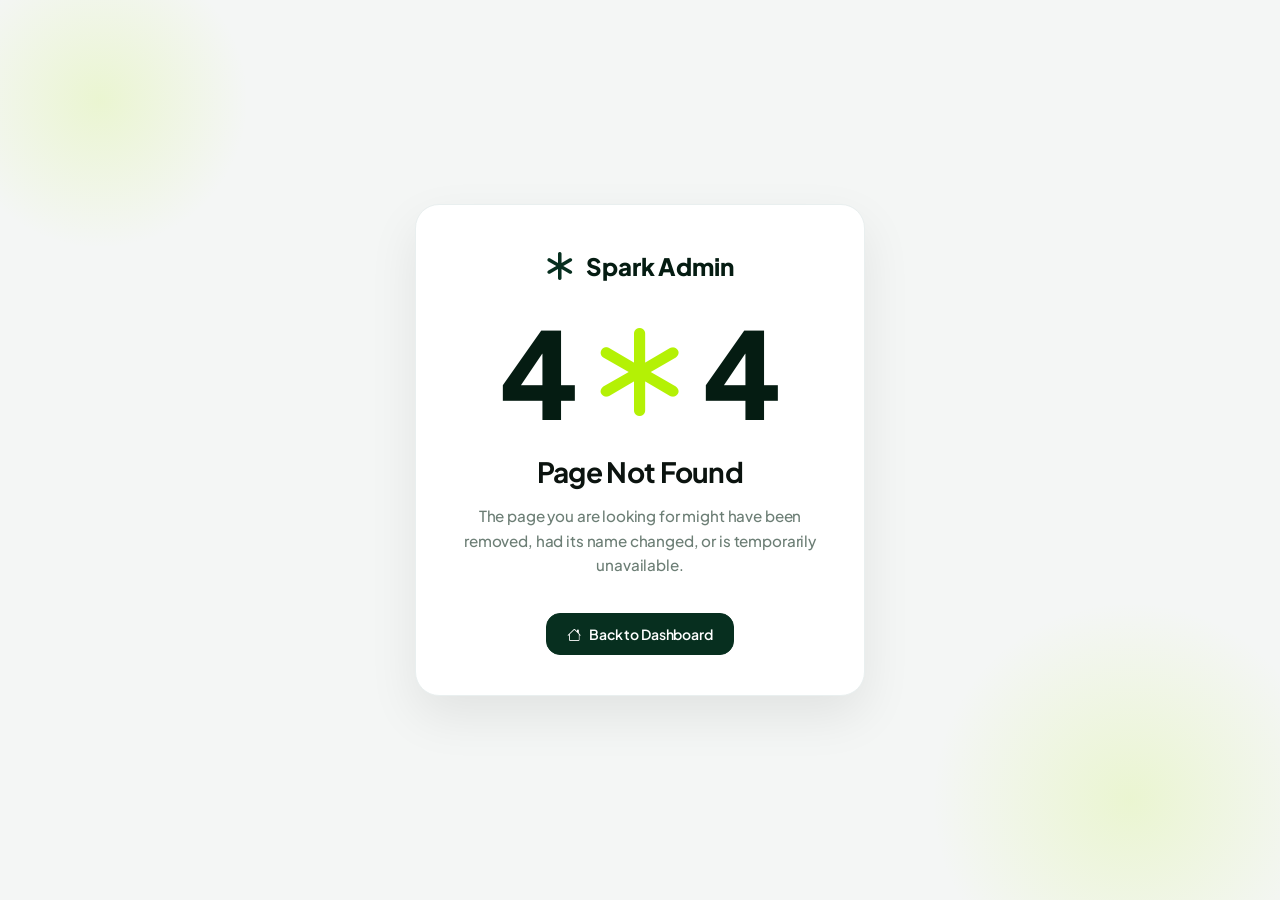
<file: finance/template/page-404.html>
<!DOCTYPE html>
<html lang="en">
<head>
    <meta charset="UTF-8">
    <meta name="viewport" content="width=device-width, initial-scale=1.0">
    <title>404 Page Not Found - Spark Admin Premium Bootstrap 5 Admin Dashboard Template</title>
    
    <!-- SEO Optimization -->
    <meta name="description" content="404 Page Not Found - Spark Admin Premium Bootstrap 5 Admin Dashboard Template">
    <meta name="author" content="Spark Admin Team">
    
    <!-- Favicon -->
    <link rel="icon" type="image/png" href="assets/images/favicon.ico">
    
    <!-- Local Third-Party Libraries (100% Offline Compatible) -->
    <link rel="stylesheet" href="assets/libs/bootstrap/css/bootstrap.min.css">
    <link rel="stylesheet" href="assets/libs/bootstrap-icons/bootstrap-icons.css">
    
    <!-- Main Design System & Custom Stylesheet -->
    <link rel="stylesheet" href="assets/css/main.css">
</head>
<body>

    <!-- ==========================================
         START: 404 Error Page Container & Card
         ========================================== -->
    <div class="login-wrapper">
        <!-- Glowing background shapes matching theme aesthetic -->
        <div class="login-bg-shape login-bg-shape-1"></div>
        <div class="login-bg-shape login-bg-shape-2"></div>
        
        <!-- Main centered error card layout -->
        <div class="login-card text-center">
            
            <!-- Brand Identity -->
            <a href="index.html" class="login-brand text-decoration-none">
                <i class="bi bi-asterisk"></i>
                <span>Spark Admin</span>
            </a>
            
            <!-- Giant 404 header with spinning asterisk Zero -->
            <div class="error-title-huge">
                <span>4</span>
                <i class="bi bi-asterisk"></i>
                <span>4</span>
            </div>
            
            <h2 class="error-subtitle">Page Not Found</h2>
            <p class="error-desc">
                The page you are looking for might have been removed, had its name changed, or is temporarily unavailable.
            </p>
            
            <div class="error-actions-group">
                <a href="index.html" class="btn-custom btn-custom-primary">
                    <i class="bi bi-house"></i> Back to Dashboard
                </a>
            </div>
            
        </div>
    </div>
    <!-- END: 404 Error Page Container -->

    <!-- Local Third-Party Libraries Script dependencies -->
    <script src="assets/libs/bootstrap/js/bootstrap.bundle.min.js"></script>
</body>
</html>
</file>
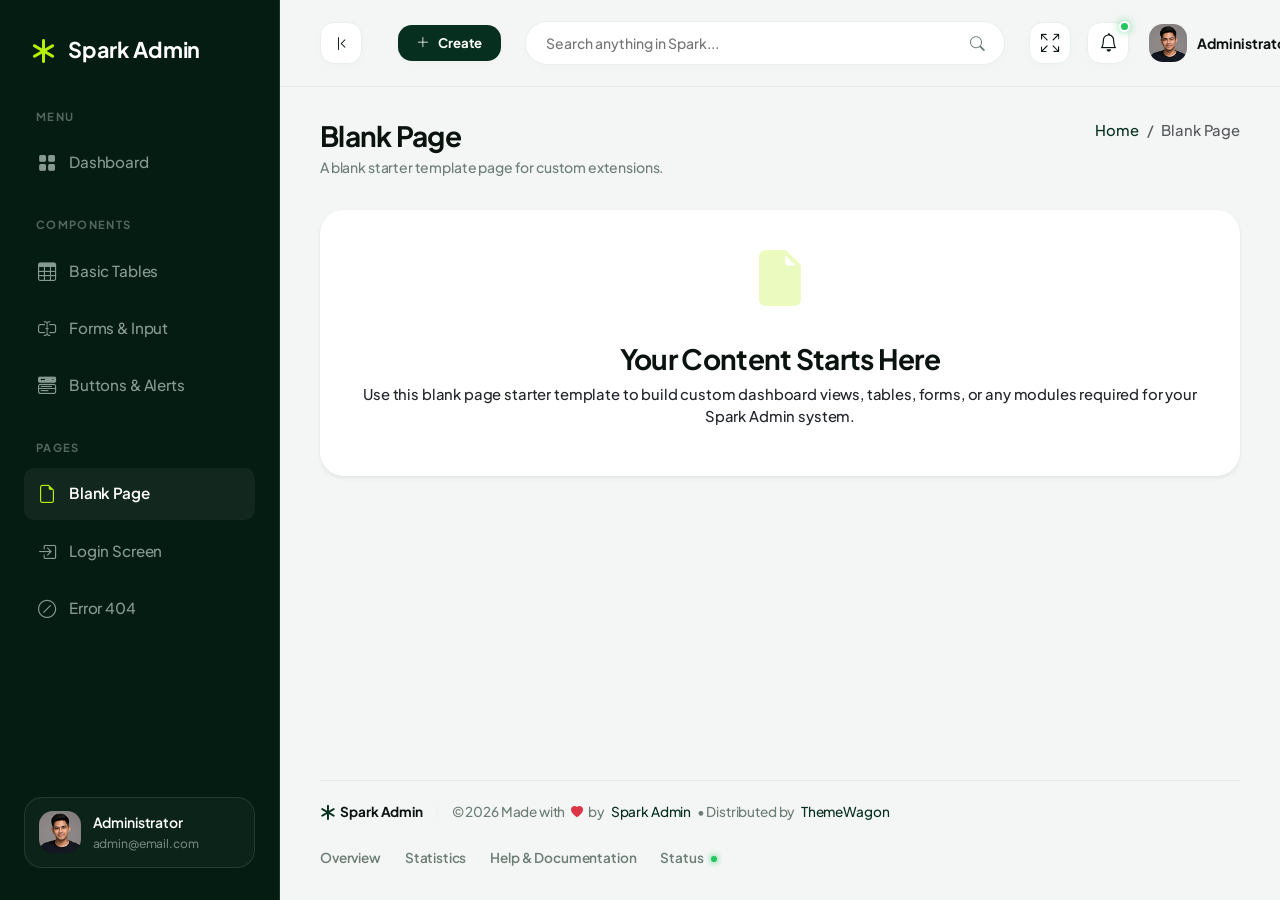
<file: finance/template/page-blank.html>
<!DOCTYPE html>
<html lang="en">

<head>
  <meta charset="UTF-8">
  <meta name="viewport" content="width=device-width, initial-scale=1.0">
  <title>Blank Page - Spark Admin Premium Bootstrap 5 Admin Dashboard Template</title>

  <!-- SEO Optimization -->
  <meta name="description" content="Blank Page - Spark Admin Premium Bootstrap 5 Admin Dashboard Template">
  <meta name="author" content="Spark Admin Team">

  <!-- Favicon -->
  <link rel="icon" type="image/png" href="assets/images/favicon.ico">

  <!-- Local Third-Party Libraries (100% Offline Compatible) -->
  <link rel="stylesheet" href="assets/libs/bootstrap/css/bootstrap.min.css">
  <link rel="stylesheet" href="assets/libs/bootstrap-icons/bootstrap-icons.css">
  <link rel="stylesheet" href="assets/libs/apexcharts/apexcharts.css">
  <link rel="stylesheet" href="assets/libs/flatpickr/flatpickr.min.css">

  <!-- Main Design System & Custom Stylesheet -->
  <link rel="stylesheet" href="assets/css/main.css">
</head>

<body>

  <!-- ==========================================
         START: Sidebar Component
         Highly polished, dark-green navigation
         ========================================== -->
  <div class="sidebar-wrapper" id="sidebar">
    <!-- Brand Logo / Identity -->
    <a href="index.html" class="sidebar-brand">
      <i class="bi bi-asterisk"></i>
      <span>Spark Admin</span>
    </a>

    <!-- Navigation Menu -->
    <div class="flex-grow-1 overflow-y-auto">
      <!-- Group: Menu -->
      <div class="sidebar-menu-section">
        <div class="sidebar-menu-title">Menu</div>
        <ul class="sidebar-menu-list">
          <li class="sidebar-menu-item">
            <a href="index.html" class="sidebar-menu-link" id="menu-overview" title="Overview">
              <i class="bi bi-grid-fill"></i>
              <span>Dashboard</span>
            </a>
          </li>
        </ul>
      </div>

      <!-- Group: Components -->
      <div class="sidebar-menu-section">
        <div class="sidebar-menu-title">Components</div>
        <ul class="sidebar-menu-list">
          <li class="sidebar-menu-item">
            <a href="tables-basic.html" class="sidebar-menu-link" id="menu-basictables" title="Basic Tables">
              <i class="bi bi-table"></i>
              <span>Basic Tables</span>
            </a>
          </li>
          <li class="sidebar-menu-item">
            <a href="ui-forms.html" class="sidebar-menu-link" id="menu-uiforms" title="Forms and Input">
              <i class="bi bi-input-cursor-text"></i>
              <span>Forms & Input</span>
            </a>
          </li>
          <li class="sidebar-menu-item">
            <a href="ui-buttons.html" class="sidebar-menu-link" id="menu-uibuttons" title="Buttons">
              <i class="bi bi-menu-button-wide-fill"></i>
              <span>Buttons & Alerts</span>
            </a>
          </li>
        </ul>
      </div>

      <!-- Group: Pages -->
      <div class="sidebar-menu-section">
        <div class="sidebar-menu-title">Pages</div>
        <ul class="sidebar-menu-list">
          <li class="sidebar-menu-item">
            <a href="page-blank.html" class="sidebar-menu-link active" id="menu-blankpage" title="Blank Page">
              <i class="bi bi-file-earmark"></i>
              <span>Blank Page</span>
            </a>
          </li>
          <li class="sidebar-menu-item">
            <a href="page-login.html" class="sidebar-menu-link" id="menu-loginpage" title="Login Page">
              <i class="bi bi-box-arrow-in-right"></i>
              <span>Login Screen</span>
            </a>
          </li>
          <li class="sidebar-menu-item">
            <a href="page-404.html" class="sidebar-menu-link" id="menu-404" title="404 Page">
              <i class="bi bi-slash-circle"></i>
              <span>Error 404</span>
            </a>
          </li>

        </ul>
      </div>
    </div>

    <!-- Sidebar Profile Card (Dynamic Footer) -->
    <div class="sidebar-profile">
      <img src="assets/images/avatar.png" alt="Administrator" class="sidebar-profile-img"
        onerror="this.src='https://images.unsplash.com/photo-1534528741775-53994a69daeb?q=80&w=256&auto=format&fit=crop'">
      <div class="sidebar-profile-info">
        <div class="sidebar-profile-name">Administrator</div>
        <div class="sidebar-profile-email">admin@email.com</div>
      </div>
    </div>
  </div>
  <!-- ==========================================
         END: Sidebar Component
         ========================================== -->


  <!-- ==========================================
         START: Main Content Area
         ========================================== -->
  <div class="main-wrapper">

    <!-- START: Top Navbar Component -->
    <header class="navbar-custom">
      <div class="navbar-left">
        <!-- Desktop sidebar toggle (visible on large screens only) -->
        <button class="btn-desktop-toggle d-none d-xl-flex align-items-center justify-content-center me-3"
          id="desktop-sidebar-toggle" aria-label="Minimize Sidebar">
          <i class="bi bi-chevron-bar-left"></i>
        </button>
        <!-- Mobile sidebar toggle -->
        <button class="sidebar-toggle-btn me-2" id="sidebar-toggle" aria-label="Toggle Navigation">
          <i class="bi bi-list"></i>
        </button>

        <!-- Quick Actions Dropdown -->
        <div class="dropdown ms-2">
          <button class="btn-quick-action dropdown-toggle" type="button" data-bs-toggle="dropdown" aria-expanded="false"
            id="quick-actions-dropdown">
            <i class="bi bi-plus-lg"></i>
            <span>Create</span>
          </button>
          <ul class="dropdown-menu dropdown-menu-quick-action" aria-labelledby="quick-actions-dropdown">
            <li class="dropdown-header">Quick Action Shortcuts</li>
            <li><a class="dropdown-item" href="#"><i class="bi bi-file-earmark-plus"></i> New Invoice</a></li>
            <li><a class="dropdown-item" href="#"><i class="bi bi-person-plus"></i> New User</a></li>
            <li><a class="dropdown-item" href="#"><i class="bi bi-box-seam"></i> New Product</a></li>
            <li>
              <hr class="dropdown-divider">
            </li>
            <li><a class="dropdown-item" href="#"><i class="bi bi-gear"></i> System Settings</a></li>
          </ul>
        </div>
      </div>

      <!-- Mid navbar: search pill -->
      <div class="navbar-search-wrapper">
        <input type="text" class="navbar-search-input" placeholder="Search anything in Spark..." id="main-search">
        <button class="navbar-search-btn" aria-label="Search">
          <i class="bi bi-search"></i>
        </button>
      </div>

      <!-- Right actions -->
      <div class="navbar-actions">
        <!-- Fullscreen Toggle -->
        <button class="navbar-action-btn me-1" aria-label="Toggle Fullscreen" id="btn-fullscreen">
          <i class="bi bi-arrows-fullscreen"></i>
        </button>
        <div class="dropdown">
          <button class="navbar-action-btn dropdown-toggle" type="button" data-bs-toggle="dropdown"
            aria-expanded="false" id="btn-notifications" data-bs-auto-close="outside">
            <i class="bi bi-bell"></i>
            <span class="navbar-action-badge"></span>
          </button>
          <div class="dropdown-menu dropdown-menu-end dropdown-menu-notification p-0"
            aria-labelledby="btn-notifications">
            <div class="notification-header">
              <h6 class="notification-title">Notifications</h6>
              <button class="btn-clear-all" type="button">Mark all read</button>
            </div>
            <div class="notification-list">
              <!-- Sale Notification -->
              <a href="#" class="notification-item">
                <div class="notification-icon bg-success text-white">
                  <i class="bi bi-wallet2"></i>
                </div>
                <div class="notification-content">
                  <p class="notification-text">New sale received: <strong>$150.00</strong></p>
                  <span class="notification-time">2 mins ago</span>
                </div>
                <span class="notification-unread-dot"></span>
              </a>
              <!-- User Registration Notification -->
              <a href="#" class="notification-item">
                <div class="notification-icon bg-primary text-white">
                  <i class="bi bi-person-plus-fill"></i>
                </div>
                <div class="notification-content">
                  <p class="notification-text">New user registered: <strong>John Doe</strong></p>
                  <span class="notification-time">1 hour ago</span>
                </div>
                <span class="notification-unread-dot"></span>
              </a>
              <!-- Low Stock Notification -->
              <a href="#" class="notification-item">
                <div class="notification-icon bg-warning text-dark">
                  <i class="bi bi-box-seam-fill"></i>
                </div>
                <div class="notification-content">
                  <p class="notification-text">Stock running low: <strong>Hoodie</strong></p>
                  <span class="notification-time">3 hours ago</span>
                </div>
              </a>
            </div>
            <a href="#" class="notification-footer">View All Notifications</a>
          </div>
        </div>

        <!-- Profile Dropdown -->
        <div class="dropdown ms-2">
          <button class="navbar-profile-btn dropdown-toggle" type="button" data-bs-toggle="dropdown"
            aria-expanded="false" id="profile-dropdown">
            <img src="assets/images/avatar.png" alt="Profile Image" class="navbar-profile-img">
            <span class="navbar-profile-name d-none d-md-inline">Administrator</span>
            <i class="bi bi-chevron-down navbar-profile-caret"></i>
          </button>
          <ul class="dropdown-menu dropdown-menu-end dropdown-menu-profile" aria-labelledby="profile-dropdown">
            <li class="dropdown-header">Welcome !</li>
            <li><a class="dropdown-item" href="#"><i class="bi bi-person"></i> My Account</a></li>
            <li><a class="dropdown-item" href="#"><i class="bi bi-gear"></i> Settings</a></li>
            <li><a class="dropdown-item" href="#"><i class="bi bi-lock"></i> Lock Screen</a></li>
            <li>
              <hr class="dropdown-divider">
            </li>
            <li><a class="dropdown-item text-danger" href="page-login.html"><i class="bi bi-box-arrow-right"></i>
                Logout</a></li>
          </ul>
        </div>
      </div>
    </header>
    <!-- END: Top Navbar Component -->

    <!-- START: Page Header Banner -->
    <div class="page-header">
      <div>
        <h1 class="page-title">Blank Page</h1>
        <p class="page-subtitle">A blank starter template page for custom extensions.</p>
      </div>
      <nav aria-label="breadcrumb">
        <ol class="breadcrumb mb-0">
          <li class="breadcrumb-item"><a href="index.html" class="text-decoration-none text-muted-green">Home</a></li>
          <li class="breadcrumb-item active text-main" aria-current="page">Blank Page</li>
        </ol>
      </nav>
    </div>
    <!-- END: Page Header Banner -->

    <!-- START: Blank Page Content Area -->
    <div class="card p-4 border-light shadow-sm text-center">
      <div>
        <div class="mb-4 text-lime empty-state-icon">
          <i class="bi bi-file-earmark-fill"></i>
        </div>
        <h3 class="mb-2">Your Content Starts Here</h3>
        <p class="text-muted-green mb-4">Use this blank page starter template to build custom dashboard views, tables,
          forms, or any modules required for your Spark Admin system.</p>
      </div>
    </div>
    <!-- END: Blank Page Content Area -->


    <!-- START: Footer Component -->
    <footer class="footer-custom">
      <div class="footer-left">
        <span class="footer-logo">
          <i class="bi bi-asterisk"></i> Spark Admin
        </span>
        <span class="footer-separator">|</span>
        <span class="footer-copy">&copy; 2026 Made with <i class="bi bi-heart-fill text-danger footer-heart"></i> by<a
            href="https://sparkadminpro.gumroad.com/" target="_blank">Spark Admin</a>• Distributed by <a
            href="https://www.themewagon.com/" target="_blank">ThemeWagon</a> </span>
      </div>
      <div class="footer-right">
        <ul class="footer-links">
          <li><a href="#" class="footer-link">Overview</a></li>
          <li><a href="#" class="footer-link">Statistics</a></li>
          <li><a href="#" class="footer-link">Help & Documentation</a></li>
          <li><a href="#" class="footer-link">Status <span class="status-dot"></span></a></li>
        </ul>
      </div>
    </footer>
    <!-- END: Footer Component -->

  </div>
  <!-- ==========================================
         END: Main Content Area
         ========================================== -->

  <!-- Local Third-Party Libraries Script dependencies -->
  <script src="assets/libs/bootstrap/js/bootstrap.bundle.min.js"></script>
  <script src="assets/libs/apexcharts/apexcharts.min.js"></script>
  <script src="assets/libs/flatpickr/flatpickr.min.js"></script>

  <!-- Local dashboard interactions controller -->
  <script src="assets/js/dashboard.js"></script>
</body>

</html>
</file>
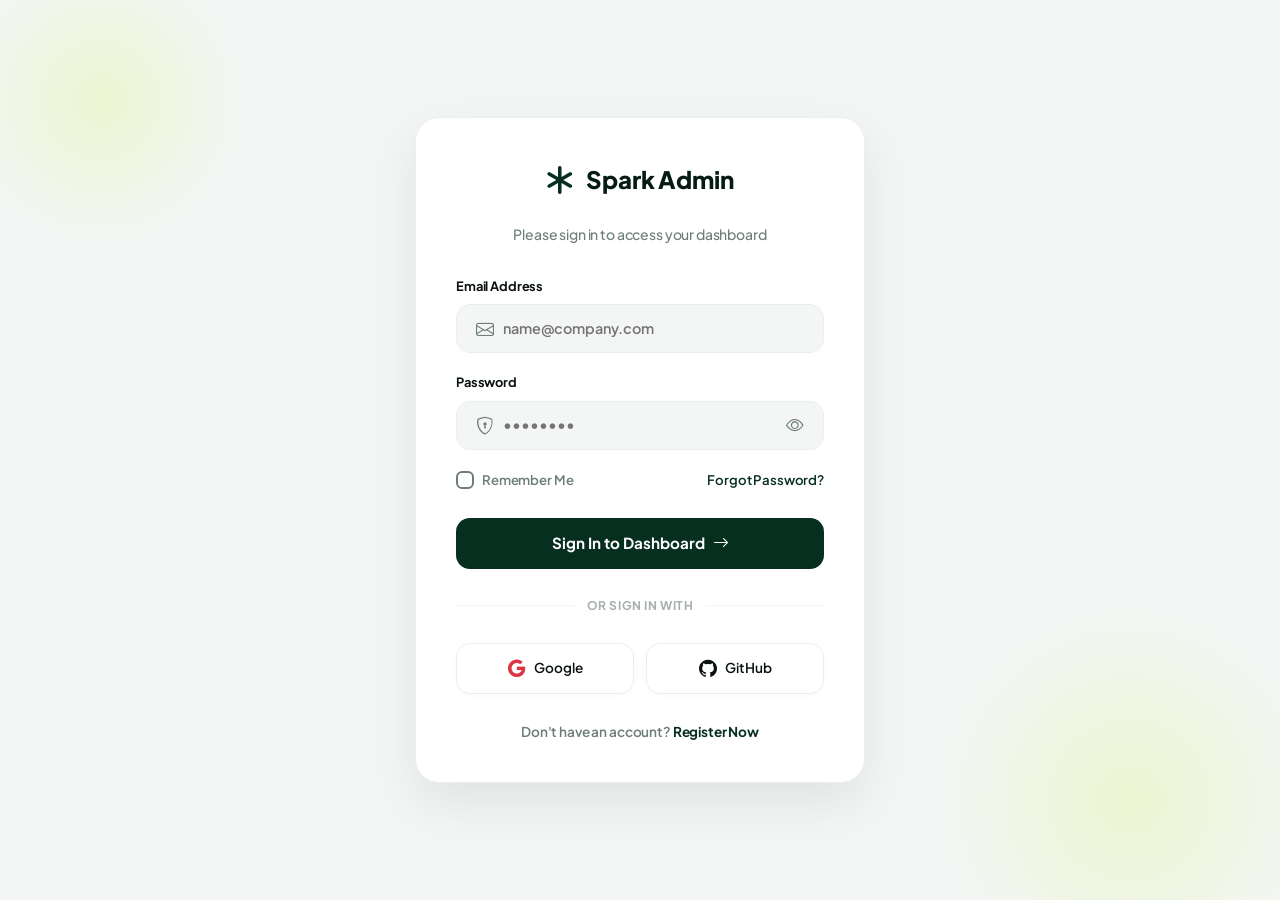
<file: finance/template/page-login.html>
<!DOCTYPE html>
<html lang="en">
<head>
    <meta charset="UTF-8">
    <meta name="viewport" content="width=device-width, initial-scale=1.0">
    <title>Login Screen - Spark Admin Premium Bootstrap 5 Admin Dashboard Template</title>
    
    <!-- SEO Optimization -->
    <meta name="description" content="Login Screen - Spark Admin Premium Bootstrap 5 Admin Dashboard Template">
    <meta name="author" content="Spark Admin Team">
    
    <!-- Favicon -->
    <link rel="icon" type="image/png" href="assets/images/favicon.ico">
    
    <!-- Local Third-Party Libraries (100% Offline Compatible) -->
    <link rel="stylesheet" href="assets/libs/bootstrap/css/bootstrap.min.css">
    <link rel="stylesheet" href="assets/libs/bootstrap-icons/bootstrap-icons.css">
    
    <!-- Main Design System & Custom Stylesheet -->
    <link rel="stylesheet" href="assets/css/main.css">
</head>
<body>

    <!-- ==========================================
         START: Authentication Container & Login Card
         ========================================== -->
    <div class="login-wrapper">
        <!-- Glowing background shapes for modern visual appearance -->
        <div class="login-bg-shape login-bg-shape-1"></div>
        <div class="login-bg-shape login-bg-shape-2"></div>
        
        <!-- Main centered login card -->
        <div class="login-card">
            
            <!-- Brand Identity -->
            <a href="index.html" class="login-brand text-decoration-none">
                <i class="bi bi-asterisk"></i>
                <span>Spark Admin</span>
            </a>
            
            <p class="login-subtitle">Please sign in to access your dashboard</p>
            
            <!-- Login Form -->
            <form action="index.html" method="GET" id="loginForm" class="needs-validation" novalidate>
                
                <!-- Email Input Group -->
                <div class="login-form-group">
                    <label for="email" class="login-form-label">Email Address</label>
                    <div class="login-input-group">
                        <i class="bi bi-envelope input-icon"></i>
                        <input type="email" id="email" class="login-input" placeholder="name@company.com" required>
                    </div>
                </div>
                
                <!-- Password Input Group -->
                <div class="login-form-group">
                    <label for="password" class="login-form-label">Password</label>
                    <div class="login-input-group">
                        <i class="bi bi-shield-lock input-icon"></i>
                        <input type="password" id="password" class="login-input login-input-password" placeholder="••••••••" required>
                        <button type="button" class="password-toggle-btn" id="toggle-password" aria-label="Show password">
                            <i class="bi bi-eye"></i>
                        </button>
                    </div>
                </div>
                
                <!-- Options (Remember me & Forgot Password) -->
                <div class="login-options">
                    <label class="custom-control-label">
                        <input type="checkbox" class="custom-checkbox-input" id="rememberMe">
                        <span>Remember Me</span>
                    </label>
                    <a href="#" class="forgot-password-link">Forgot Password?</a>
                </div>
                
                <!-- Submit Button -->
                <button type="submit" class="btn-login" id="btn-submit">
                    <span>Sign In to Dashboard</span>
                    <i class="bi bi-arrow-right"></i>
                </button>
                
            </form>
            
            <!-- Divider -->
            <div class="login-divider">Or sign in with</div>
            
            <!-- Social Logins -->
            <div class="social-login-grid">
                <button class="btn-social" type="button" id="btn-google">
                    <i class="bi bi-google text-danger"></i>
                    <span>Google</span>
                </button>
                <button class="btn-social" type="button" id="btn-github">
                    <i class="bi bi-github"></i>
                    <span>GitHub</span>
                </button>
            </div>
            
            <!-- Footer Link -->
            <p class="login-footer-text">
                Don't have an account? <a href="#" id="link-register">Register Now</a>
            </p>
            
        </div>
    </div>
    <!-- END: Authentication Container -->

    <!-- Local Bootstrap bundle -->
    <script src="assets/libs/bootstrap/js/bootstrap.bundle.min.js"></script>
    
    <!-- Custom Authentication interactions script -->
    <script src="assets/js/auth.js"></script>
</body>
</html>
</file>
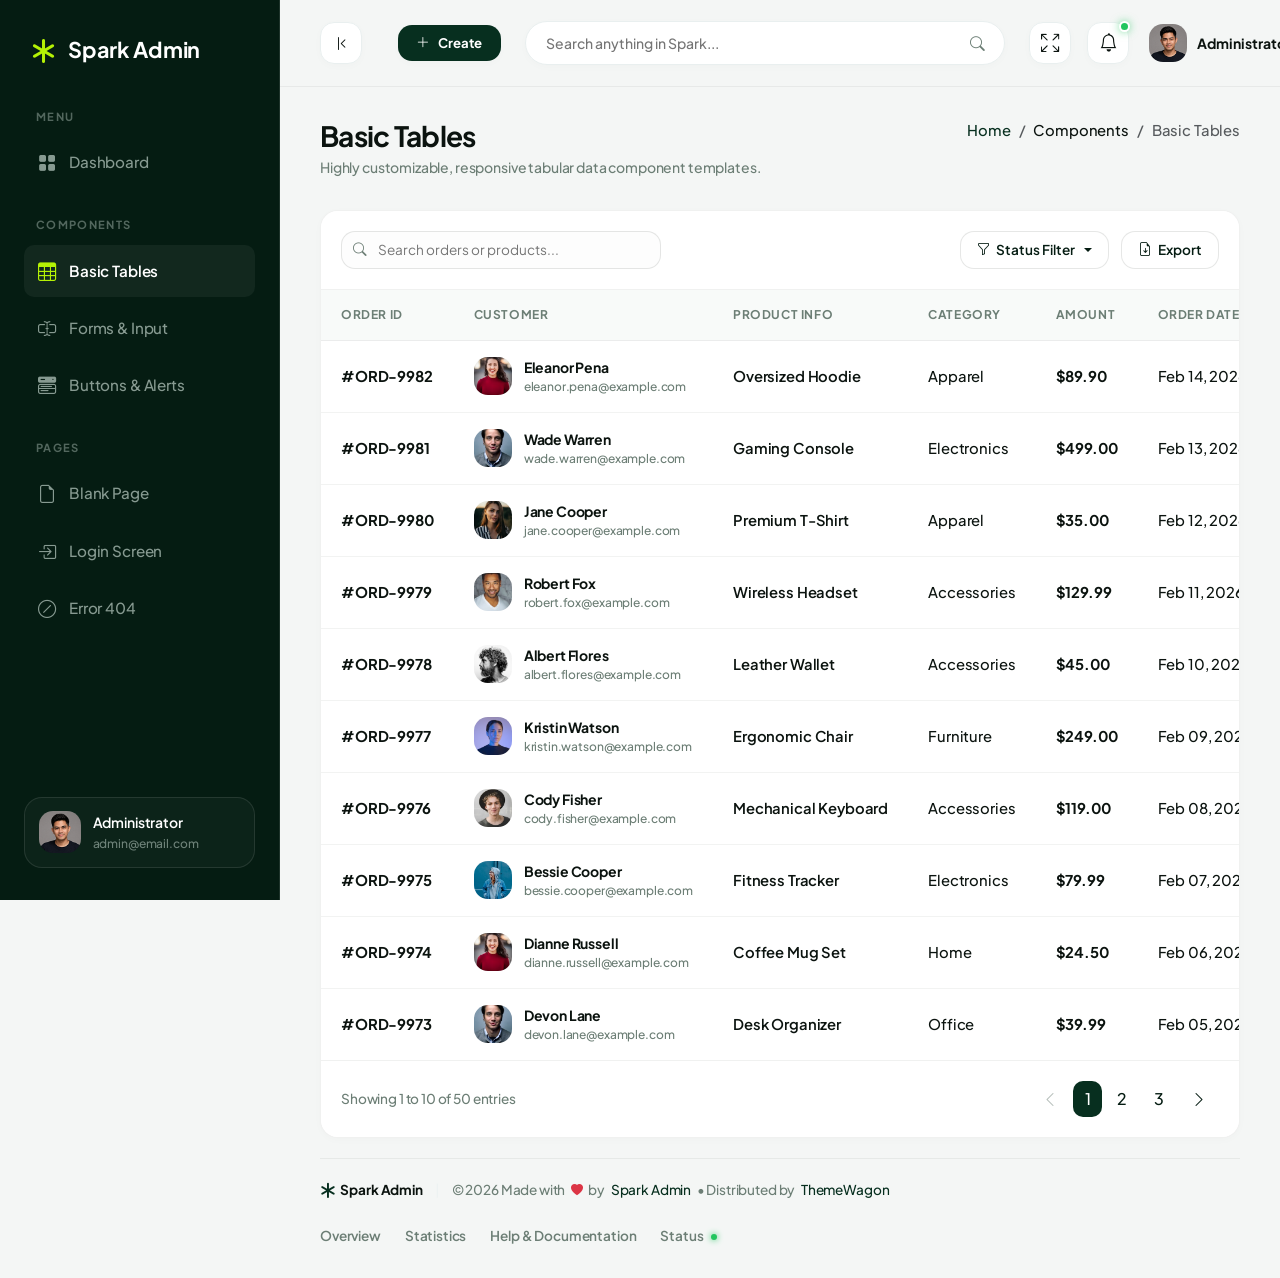
<file: finance/template/tables-basic.html>
<!DOCTYPE html>
<html lang="en">

<head>
  <meta charset="UTF-8">
  <meta name="viewport" content="width=device-width, initial-scale=1.0">
  <title>Basic Table - Spark Admin Premium Bootstrap 5 Admin Dashboard Template</title>

  <!-- SEO Optimization -->
  <meta name="description" content="Basic Table - Spark Admin Premium Bootstrap 5 Admin Dashboard Template">
  <meta name="author" content="Spark Admin Team">

  <!-- Favicon -->
  <link rel="icon" type="image/png" href="assets/images/favicon.ico">

  <!-- Local Third-Party Libraries (100% Offline Compatible) -->
  <link rel="stylesheet" href="assets/libs/bootstrap/css/bootstrap.min.css">
  <link rel="stylesheet" href="assets/libs/bootstrap-icons/bootstrap-icons.css">
  <link rel="stylesheet" href="assets/libs/apexcharts/apexcharts.css">
  <link rel="stylesheet" href="assets/libs/flatpickr/flatpickr.min.css">

  <!-- Main Design System & Custom Stylesheet -->
  <link rel="stylesheet" href="assets/css/main.css">
</head>

<body>

  <!-- ==========================================
         START: Sidebar Component
         Highly polished, dark-green navigation
         ========================================== -->
  <div class="sidebar-wrapper" id="sidebar">
    <!-- Brand Logo / Identity -->
    <a href="index.html" class="sidebar-brand">
      <i class="bi bi-asterisk"></i>
      <span>Spark Admin</span>
    </a>

    <!-- Navigation Menu -->
    <div class="flex-grow-1 overflow-y-auto">
      <!-- Group: Menu -->
      <div class="sidebar-menu-section">
        <div class="sidebar-menu-title">Menu</div>
        <ul class="sidebar-menu-list">
          <li class="sidebar-menu-item">
            <a href="index.html" class="sidebar-menu-link" id="menu-overview" title="Overview">
              <i class="bi bi-grid-fill"></i>
              <span>Dashboard</span>
            </a>
          </li>
        </ul>
      </div>

      <!-- Group: Components -->
      <div class="sidebar-menu-section">
        <div class="sidebar-menu-title">Components</div>
        <ul class="sidebar-menu-list">
          <li class="sidebar-menu-item">
            <a href="tables-basic.html" class="sidebar-menu-link active" id="menu-basictables" title="Basic Tables">
              <i class="bi bi-table"></i>
              <span>Basic Tables</span>
            </a>
          </li>
          <li class="sidebar-menu-item">
            <a href="ui-forms.html" class="sidebar-menu-link" id="menu-uiforms" title="Forms and Input">
              <i class="bi bi-input-cursor-text"></i>
              <span>Forms & Input</span>
            </a>
          </li>
          <li class="sidebar-menu-item">
            <a href="ui-buttons.html" class="sidebar-menu-link" id="menu-uibuttons" title="Buttons">
              <i class="bi bi-menu-button-wide-fill"></i>
              <span>Buttons & Alerts</span>
            </a>
          </li>
        </ul>
      </div>

      <!-- Group: Pages -->
      <div class="sidebar-menu-section">
        <div class="sidebar-menu-title">Pages</div>
        <ul class="sidebar-menu-list">
          <li class="sidebar-menu-item">
            <a href="page-blank.html" class="sidebar-menu-link" id="menu-blankpage" title="Blank Page">
              <i class="bi bi-file-earmark"></i>
              <span>Blank Page</span>
            </a>
          </li>
          <li class="sidebar-menu-item">
            <a href="page-login.html" class="sidebar-menu-link" id="menu-loginpage" title="Login Page">
              <i class="bi bi-box-arrow-in-right"></i>
              <span>Login Screen</span>
            </a>
          </li>
          <li class="sidebar-menu-item">
            <a href="page-404.html" class="sidebar-menu-link" id="menu-404" title="404 Page">
              <i class="bi bi-slash-circle"></i>
              <span>Error 404</span>
            </a>
          </li>
        </ul>
      </div>
    </div>

    <!-- Sidebar Profile Card (Dynamic Footer) -->
    <div class="sidebar-profile">
      <img src="assets/images/avatar.png" alt="Administrator" class="sidebar-profile-img"
        onerror="this.src='https://images.unsplash.com/photo-1534528741775-53994a69daeb?q=80&w=256&auto=format&fit=crop'">
      <div class="sidebar-profile-info">
        <div class="sidebar-profile-name">Administrator</div>
        <div class="sidebar-profile-email">admin@email.com</div>
      </div>
    </div>
  </div>
  <!-- ==========================================
         END: Sidebar Component
         ========================================== -->


  <!-- ==========================================
         START: Main Content Area
         ========================================== -->
  <div class="main-wrapper">

    <!-- START: Top Navbar Component -->
    <header class="navbar-custom">
      <div class="navbar-left">
        <!-- Desktop sidebar toggle (visible on large screens only) -->
        <button class="btn-desktop-toggle d-none d-xl-flex align-items-center justify-content-center me-3"
          id="desktop-sidebar-toggle" aria-label="Minimize Sidebar">
          <i class="bi bi-chevron-bar-left"></i>
        </button>
        <!-- Mobile sidebar toggle -->
        <button class="sidebar-toggle-btn me-2" id="sidebar-toggle" aria-label="Toggle Navigation">
          <i class="bi bi-list"></i>
        </button>

        <!-- Quick Actions Dropdown -->
        <div class="dropdown ms-2">
          <button class="btn-quick-action dropdown-toggle" type="button" data-bs-toggle="dropdown" aria-expanded="false"
            id="quick-actions-dropdown">
            <i class="bi bi-plus-lg"></i>
            <span>Create</span>
          </button>
          <ul class="dropdown-menu dropdown-menu-quick-action" aria-labelledby="quick-actions-dropdown">
            <li class="dropdown-header">Quick Action Shortcuts</li>
            <li><a class="dropdown-item" href="#"><i class="bi bi-file-earmark-plus"></i> New Invoice</a></li>
            <li><a class="dropdown-item" href="#"><i class="bi bi-person-plus"></i> New User</a></li>
            <li><a class="dropdown-item" href="#"><i class="bi bi-box-seam"></i> New Product</a></li>
            <li>
              <hr class="dropdown-divider">
            </li>
            <li><a class="dropdown-item" href="#"><i class="bi bi-gear"></i> System Settings</a></li>
          </ul>
        </div>
      </div>

      <!-- Mid navbar: search pill -->
      <div class="navbar-search-wrapper">
        <input type="text" class="navbar-search-input" placeholder="Search anything in Spark..." id="main-search">
        <button class="navbar-search-btn" aria-label="Search">
          <i class="bi bi-search"></i>
        </button>
      </div>

      <!-- Right actions -->
      <div class="navbar-actions">
        <!-- Fullscreen Toggle -->
        <button class="navbar-action-btn me-1" aria-label="Toggle Fullscreen" id="btn-fullscreen">
          <i class="bi bi-arrows-fullscreen"></i>
        </button>
        <div class="dropdown">
          <button class="navbar-action-btn dropdown-toggle" type="button" data-bs-toggle="dropdown"
            aria-expanded="false" id="btn-notifications" data-bs-auto-close="outside">
            <i class="bi bi-bell"></i>
            <span class="navbar-action-badge"></span>
          </button>
          <div class="dropdown-menu dropdown-menu-end dropdown-menu-notification p-0"
            aria-labelledby="btn-notifications">
            <div class="notification-header">
              <h6 class="notification-title">Notifications</h6>
              <button class="btn-clear-all" type="button">Mark all read</button>
            </div>
            <div class="notification-list">
              <!-- Sale Notification -->
              <a href="#" class="notification-item">
                <div class="notification-icon bg-success text-white">
                  <i class="bi bi-wallet2"></i>
                </div>
                <div class="notification-content">
                  <p class="notification-text">New sale received: <strong>$150.00</strong></p>
                  <span class="notification-time">2 mins ago</span>
                </div>
                <span class="notification-unread-dot"></span>
              </a>
              <!-- User Registration Notification -->
              <a href="#" class="notification-item">
                <div class="notification-icon bg-primary text-white">
                  <i class="bi bi-person-plus-fill"></i>
                </div>
                <div class="notification-content">
                  <p class="notification-text">New user registered: <strong>John Doe</strong></p>
                  <span class="notification-time">1 hour ago</span>
                </div>
                <span class="notification-unread-dot"></span>
              </a>
              <!-- Low Stock Notification -->
              <a href="#" class="notification-item">
                <div class="notification-icon bg-warning text-dark">
                  <i class="bi bi-box-seam-fill"></i>
                </div>
                <div class="notification-content">
                  <p class="notification-text">Stock running low: <strong>Hoodie</strong></p>
                  <span class="notification-time">3 hours ago</span>
                </div>
              </a>
            </div>
            <a href="#" class="notification-footer">View All Notifications</a>
          </div>
        </div>

        <!-- Profile Dropdown -->
        <div class="dropdown ms-2">
          <button class="navbar-profile-btn dropdown-toggle" type="button" data-bs-toggle="dropdown"
            aria-expanded="false" id="profile-dropdown">
            <img src="assets/images/avatar.png" alt="Profile Image" class="navbar-profile-img">
            <span class="navbar-profile-name d-none d-md-inline">Administrator</span>
            <i class="bi bi-chevron-down navbar-profile-caret"></i>
          </button>
          <ul class="dropdown-menu dropdown-menu-end dropdown-menu-profile" aria-labelledby="profile-dropdown">
            <li class="dropdown-header">Welcome !</li>
            <li><a class="dropdown-item" href="#"><i class="bi bi-person"></i> My Account</a></li>
            <li><a class="dropdown-item" href="#"><i class="bi bi-gear"></i> Settings</a></li>
            <li><a class="dropdown-item" href="#"><i class="bi bi-lock"></i> Lock Screen</a></li>
            <li>
              <hr class="dropdown-divider">
            </li>
            <li><a class="dropdown-item text-danger" href="page-login.html"><i class="bi bi-box-arrow-right"></i>
                Logout</a></li>
          </ul>
        </div>
      </div>
    </header>
    <!-- END: Top Navbar Component -->

    <!-- START: Page Header Banner -->
    <div class="page-header">
      <div>
        <h1 class="page-title">Basic Tables</h1>
        <p class="page-subtitle">Highly customizable, responsive tabular data component templates.</p>
      </div>
      <nav aria-label="breadcrumb">
        <ol class="breadcrumb mb-0">
          <li class="breadcrumb-item"><a href="index.html" class="text-decoration-none text-muted-green">Home</a></li>
          <li class="breadcrumb-item text-muted-green">Components</li>
          <li class="breadcrumb-item active text-main" aria-current="page">Basic Tables</li>
        </ol>
      </nav>
    </div>
    <!-- END: Page Header Banner -->

    <!-- START: Basic Table Card Container -->
    <div class="table-card-custom">
      <!-- Header Controls -->
      <div class="table-header-control">
        <!-- Search bar -->
        <div class="table-search-box">
          <i class="bi bi-search table-search-icon"></i>
          <input type="text" class="table-search-input" placeholder="Search orders or products...">
        </div>
        <!-- Action buttons / Filter options -->
        <div class="table-filter-group">
          <div class="dropdown">
            <button class="btn-table-action dropdown-toggle" type="button" id="dropdownFilterStatus"
              data-bs-toggle="dropdown" aria-expanded="false">
              <i class="bi bi-funnel"></i> Status Filter
            </button>
            <ul class="dropdown-menu" aria-labelledby="dropdownFilterStatus">
              <li><a class="dropdown-item" href="#">All Statuses</a></li>
              <li><a class="dropdown-item" href="#">Paid / Success</a></li>
              <li><a class="dropdown-item" href="#">Processing</a></li>
              <li><a class="dropdown-item" href="#">Cancelled / Failed</a></li>
            </ul>
          </div>
          <button class="btn-table-action" type="button">
            <i class="bi bi-file-earmark-arrow-down"></i> Export
          </button>
        </div>
      </div>

      <!-- Responsive Table Wrapper -->
      <div class="table-responsive">
        <table class="table-custom">
          <thead>
            <tr>
              <th>Order ID</th>
              <th>Customer</th>
              <th>Product Info</th>
              <th>Category</th>
              <th>Amount</th>
              <th>Order Date</th>
              <th>Status</th>
              <th class="text-center">Actions</th>
            </tr>
          </thead>
          <tbody>
            <!-- Row 1 -->
            <tr>
              <td class="table-order-id">#ORD-9982</td>
              <td>
                <div class="table-user-cell">
                  <img src="assets/images/user_1.jpg" alt="Eleanor Pena" class="table-user-avatar"
                    onerror="this.src='assets/images/avatar.png'">
                  <div>
                    <div class="table-user-name">Eleanor Pena</div>
                    <div class="table-user-sub">eleanor.pena@example.com</div>
                  </div>
                </div>
              </td>
              <td class="table-product-name">Oversized Hoodie</td>
              <td>Apparel</td>
              <td class="table-amount">$89.90</td>
              <td>Feb 14, 2026</td>
              <td><span class="badge-table success">Paid</span></td>
              <td>
                <div class="d-flex justify-content-center gap-1">
                  <a href="#" class="table-btn-action" title="View details"><i class="bi bi-eye"></i></a>
                  <a href="#" class="table-btn-action" title="Edit row"><i class="bi bi-pencil"></i></a>
                  <a href="#" class="table-btn-action delete" title="Delete row"><i class="bi bi-trash"></i></a>
                </div>
              </td>
            </tr>
            <!-- Row 2 -->
            <tr>
              <td class="table-order-id">#ORD-9981</td>
              <td>
                <div class="table-user-cell">
                  <img src="assets/images/user_2.jpg" alt="Wade Warren" class="table-user-avatar"
                    onerror="this.src='assets/images/avatar.png'">
                  <div>
                    <div class="table-user-name">Wade Warren</div>
                    <div class="table-user-sub">wade.warren@example.com</div>
                  </div>
                </div>
              </td>
              <td class="table-product-name">Gaming Console</td>
              <td>Electronics</td>
              <td class="table-amount">$499.00</td>
              <td>Feb 13, 2026</td>
              <td><span class="badge-table pending">Processing</span></td>
              <td>
                <div class="d-flex justify-content-center gap-1">
                  <a href="#" class="table-btn-action" title="View details"><i class="bi bi-eye"></i></a>
                  <a href="#" class="table-btn-action" title="Edit row"><i class="bi bi-pencil"></i></a>
                  <a href="#" class="table-btn-action delete" title="Delete row"><i class="bi bi-trash"></i></a>
                </div>
              </td>
            </tr>
            <!-- Row 3 -->
            <tr>
              <td class="table-order-id">#ORD-9980</td>
              <td>
                <div class="table-user-cell">
                  <img src="assets/images/user_3.jpg" alt="Jane Cooper" class="table-user-avatar"
                    onerror="this.src='assets/images/avatar.png'">
                  <div>
                    <div class="table-user-name">Jane Cooper</div>
                    <div class="table-user-sub">jane.cooper@example.com</div>
                  </div>
                </div>
              </td>
              <td class="table-product-name">Premium T-Shirt</td>
              <td>Apparel</td>
              <td class="table-amount">$35.00</td>
              <td>Feb 12, 2026</td>
              <td><span class="badge-table success">Paid</span></td>
              <td>
                <div class="d-flex justify-content-center gap-1">
                  <a href="#" class="table-btn-action" title="View details"><i class="bi bi-eye"></i></a>
                  <a href="#" class="table-btn-action" title="Edit row"><i class="bi bi-pencil"></i></a>
                  <a href="#" class="table-btn-action delete" title="Delete row"><i class="bi bi-trash"></i></a>
                </div>
              </td>
            </tr>
            <!-- Row 4 -->
            <tr>
              <td class="table-order-id">#ORD-9979</td>
              <td>
                <div class="table-user-cell">
                  <img src="assets/images/user_4.jpg" alt="Robert Fox" class="table-user-avatar"
                    onerror="this.src='assets/images/avatar.png'">
                  <div>
                    <div class="table-user-name">Robert Fox</div>
                    <div class="table-user-sub">robert.fox@example.com</div>
                  </div>
                </div>
              </td>
              <td class="table-product-name">Wireless Headset</td>
              <td>Accessories</td>
              <td class="table-amount">$129.99</td>
              <td>Feb 11, 2026</td>
              <td><span class="badge-table failed">Failed</span></td>
              <td>
                <div class="d-flex justify-content-center gap-1">
                  <a href="#" class="table-btn-action" title="View details"><i class="bi bi-eye"></i></a>
                  <a href="#" class="table-btn-action" title="Edit row"><i class="bi bi-pencil"></i></a>
                  <a href="#" class="table-btn-action delete" title="Delete row"><i class="bi bi-trash"></i></a>
                </div>
              </td>
            </tr>
            <!-- Row 5 -->
            <tr>
              <td class="table-order-id">#ORD-9978</td>
              <td>
                <div class="table-user-cell">
                  <img src="assets/images/user_5.jpg" alt="Albert Flores" class="table-user-avatar"
                    onerror="this.src='assets/images/avatar.png'">
                  <div>
                    <div class="table-user-name">Albert Flores</div>
                    <div class="table-user-sub">albert.flores@example.com</div>
                  </div>
                </div>
              </td>
              <td class="table-product-name">Leather Wallet</td>
              <td>Accessories</td>
              <td class="table-amount">$45.00</td>
              <td>Feb 10, 2026</td>
              <td><span class="badge-table success">Paid</span></td>
              <td>
                <div class="d-flex justify-content-center gap-1">
                  <a href="#" class="table-btn-action" title="View details"><i class="bi bi-eye"></i></a>
                  <a href="#" class="table-btn-action" title="Edit row"><i class="bi bi-pencil"></i></a>
                  <a href="#" class="table-btn-action delete" title="Delete row"><i class="bi bi-trash"></i></a>
                </div>
              </td>
            </tr>
            <!-- Row 6 -->
            <tr>
              <td class="table-order-id">#ORD-9977</td>
              <td>
                <div class="table-user-cell">
                  <img src="assets/images/user_6.jpg" alt="Kristin Watson" class="table-user-avatar"
                    onerror="this.src='assets/images/avatar.png'">
                  <div>
                    <div class="table-user-name">Kristin Watson</div>
                    <div class="table-user-sub">kristin.watson@example.com</div>
                  </div>
                </div>
              </td>
              <td class="table-product-name">Ergonomic Chair</td>
              <td>Furniture</td>
              <td class="table-amount">$249.00</td>
              <td>Feb 09, 2026</td>
              <td><span class="badge-table pending">Processing</span></td>
              <td>
                <div class="d-flex justify-content-center gap-1">
                  <a href="#" class="table-btn-action" title="View details"><i class="bi bi-eye"></i></a>
                  <a href="#" class="table-btn-action" title="Edit row"><i class="bi bi-pencil"></i></a>
                  <a href="#" class="table-btn-action delete" title="Delete row"><i class="bi bi-trash"></i></a>
                </div>
              </td>
            </tr>
            <!-- Row 7 -->
            <tr>
              <td class="table-order-id">#ORD-9976</td>
              <td>
                <div class="table-user-cell">
                  <img src="assets/images/user_7.jpg" alt="Cody Fisher" class="table-user-avatar"
                    onerror="this.src='assets/images/avatar.png'">
                  <div>
                    <div class="table-user-name">Cody Fisher</div>
                    <div class="table-user-sub">cody.fisher@example.com</div>
                  </div>
                </div>
              </td>
              <td class="table-product-name">Mechanical Keyboard</td>
              <td>Accessories</td>
              <td class="table-amount">$119.00</td>
              <td>Feb 08, 2026</td>
              <td><span class="badge-table success">Paid</span></td>
              <td>
                <div class="d-flex justify-content-center gap-1">
                  <a href="#" class="table-btn-action" title="View details"><i class="bi bi-eye"></i></a>
                  <a href="#" class="table-btn-action" title="Edit row"><i class="bi bi-pencil"></i></a>
                  <a href="#" class="table-btn-action delete" title="Delete row"><i class="bi bi-trash"></i></a>
                </div>
              </td>
            </tr>
            <!-- Row 8 -->
            <tr>
              <td class="table-order-id">#ORD-9975</td>
              <td>
                <div class="table-user-cell">
                  <img src="assets/images/user_8.jpg" alt="Bessie Cooper" class="table-user-avatar"
                    onerror="this.src='assets/images/avatar.png'">
                  <div>
                    <div class="table-user-name">Bessie Cooper</div>
                    <div class="table-user-sub">bessie.cooper@example.com</div>
                  </div>
                </div>
              </td>
              <td class="table-product-name">Fitness Tracker</td>
              <td>Electronics</td>
              <td class="table-amount">$79.99</td>
              <td>Feb 07, 2026</td>
              <td><span class="badge-table failed">Cancelled</span></td>
              <td>
                <div class="d-flex justify-content-center gap-1">
                  <a href="#" class="table-btn-action" title="View details"><i class="bi bi-eye"></i></a>
                  <a href="#" class="table-btn-action" title="Edit row"><i class="bi bi-pencil"></i></a>
                  <a href="#" class="table-btn-action delete" title="Delete row"><i class="bi bi-trash"></i></a>
                </div>
              </td>
            </tr>
            <!-- Row 9 -->
            <tr>
              <td class="table-order-id">#ORD-9974</td>
              <td>
                <div class="table-user-cell">
                  <img src="assets/images/user_1.jpg" alt="Dianne Russell" class="table-user-avatar"
                    onerror="this.src='assets/images/avatar.png'">
                  <div>
                    <div class="table-user-name">Dianne Russell</div>
                    <div class="table-user-sub">dianne.russell@example.com</div>
                  </div>
                </div>
              </td>
              <td class="table-product-name">Coffee Mug Set</td>
              <td>Home</td>
              <td class="table-amount">$24.50</td>
              <td>Feb 06, 2026</td>
              <td><span class="badge-table success">Paid</span></td>
              <td>
                <div class="d-flex justify-content-center gap-1">
                  <a href="#" class="table-btn-action" title="View details"><i class="bi bi-eye"></i></a>
                  <a href="#" class="table-btn-action" title="Edit row"><i class="bi bi-pencil"></i></a>
                  <a href="#" class="table-btn-action delete" title="Delete row"><i class="bi bi-trash"></i></a>
                </div>
              </td>
            </tr>
            <!-- Row 10 -->
            <tr>
              <td class="table-order-id">#ORD-9973</td>
              <td>
                <div class="table-user-cell">
                  <img src="assets/images/user_2.jpg" alt="Devon Lane" class="table-user-avatar"
                    onerror="this.src='assets/images/avatar.png'">
                  <div>
                    <div class="table-user-name">Devon Lane</div>
                    <div class="table-user-sub">devon.lane@example.com</div>
                  </div>
                </div>
              </td>
              <td class="table-product-name">Desk Organizer</td>
              <td>Office</td>
              <td class="table-amount">$39.99</td>
              <td>Feb 05, 2026</td>
              <td><span class="badge-table success">Paid</span></td>
              <td>
                <div class="d-flex justify-content-center gap-1">
                  <a href="#" class="table-btn-action" title="View details"><i class="bi bi-eye"></i></a>
                  <a href="#" class="table-btn-action" title="Edit row"><i class="bi bi-pencil"></i></a>
                  <a href="#" class="table-btn-action delete" title="Delete row"><i class="bi bi-trash"></i></a>
                </div>
              </td>
            </tr>
          </tbody>
        </table>
      </div>

      <!-- Footer Controls / Pagination -->
      <div class="table-footer-control">
        <span class="table-pagination-info">Showing 1 to 10 of 50 entries</span>
        <nav aria-label="Page navigation">
          <ul class="pagination mb-0 gap-1">
            <li class="page-item disabled"><a class="page-link border-0" href="#"><i class="bi bi-chevron-left"></i></a>
            </li>
            <li class="page-item active"><a class="page-link border-0" href="#">1</a></li>
            <li class="page-item"><a class="page-link border-0" href="#">2</a></li>
            <li class="page-item"><a class="page-link border-0" href="#">3</a></li>
            <li class="page-item"><a class="page-link border-0" href="#"><i class="bi bi-chevron-right"></i></a></li>
          </ul>
        </nav>
      </div>
    </div>
    <!-- END: Basic Table Card Container -->

    <!-- START: Footer Component -->
    <footer class="footer-custom">
      <div class="footer-left">
        <span class="footer-logo">
          <i class="bi bi-asterisk"></i> Spark Admin
        </span>
        <span class="footer-separator">|</span>
        <span class="footer-copy">&copy; 2026 Made with <i class="bi bi-heart-fill text-danger footer-heart"></i> by<a
            href="https://sparkadminpro.gumroad.com/" target="_blank">Spark Admin</a>• Distributed by <a
            href="https://www.themewagon.com/" target="_blank">ThemeWagon</a> </span>
      </div>
      <div class="footer-right">
        <ul class="footer-links">
          <li><a href="#" class="footer-link">Overview</a></li>
          <li><a href="#" class="footer-link">Statistics</a></li>
          <li><a href="#" class="footer-link">Help & Documentation</a></li>
          <li><a href="#" class="footer-link">Status <span class="status-dot"></span></a></li>
        </ul>
      </div>
    </footer>
    <!-- END: Footer Component -->

  </div>
  <!-- ==========================================
         END: Main Content Area
         ========================================== -->

  <!-- Local Third-Party Libraries Script dependencies -->
  <script src="assets/libs/bootstrap/js/bootstrap.bundle.min.js"></script>
  <script src="assets/libs/apexcharts/apexcharts.min.js"></script>
  <script src="assets/libs/flatpickr/flatpickr.min.js"></script>

  <!-- Local dashboard interactions controller -->
  <script src="assets/js/dashboard.js"></script>
</body>

</html>
</file>
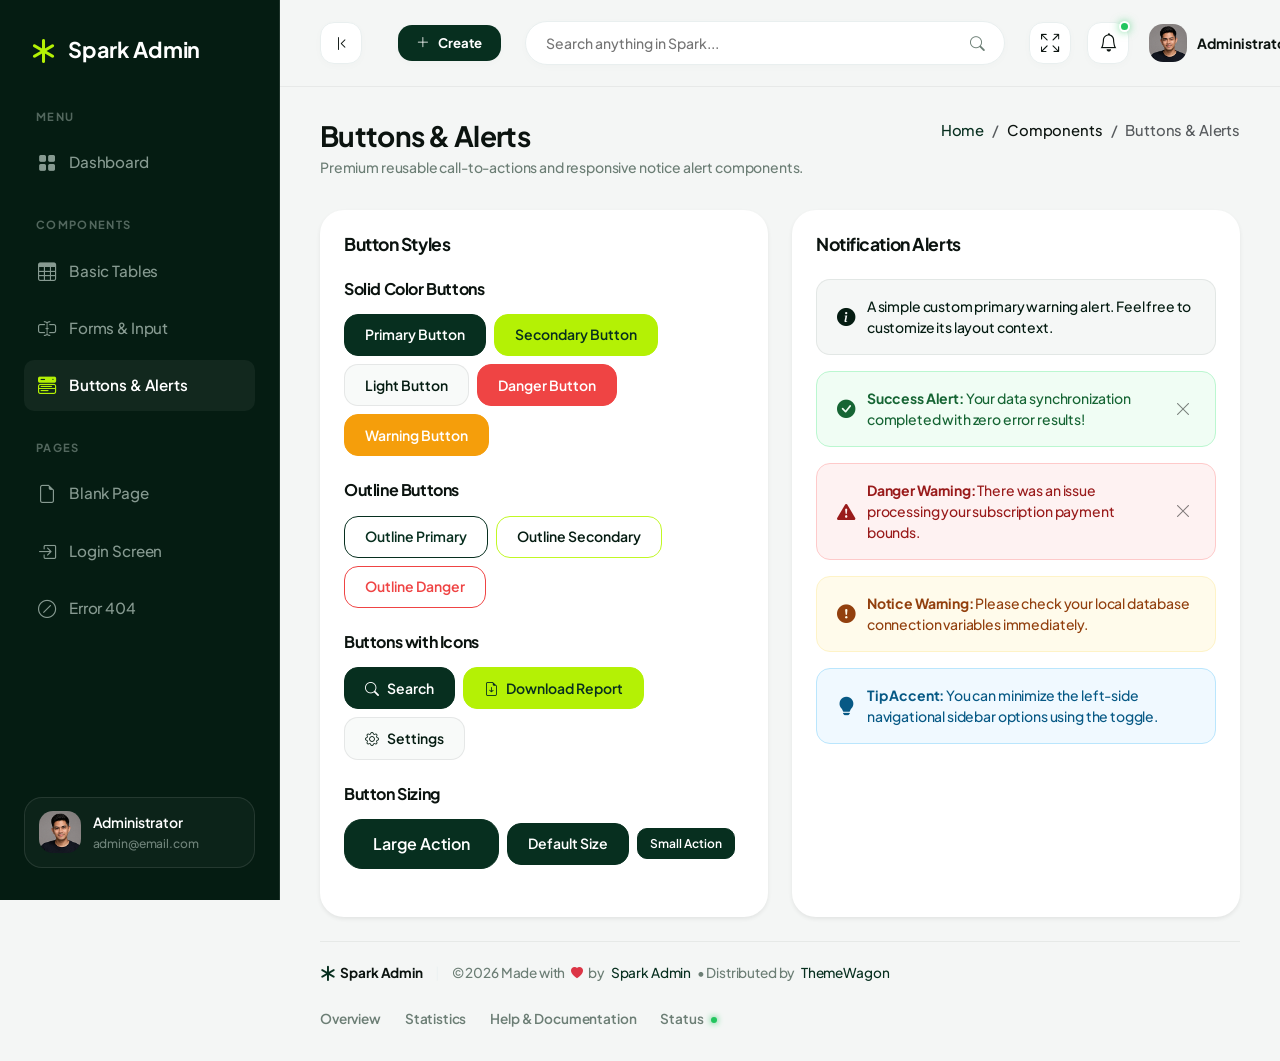
<file: finance/template/ui-buttons.html>
<!DOCTYPE html>
<html lang="en">

<head>
  <meta charset="UTF-8">
  <meta name="viewport" content="width=device-width, initial-scale=1.0">
  <title>UI Button - Spark Admin Premium Bootstrap 5 Admin Dashboard Template</title>

  <!-- SEO Optimization -->
  <meta name="description" content="UI Button - Spark Admin Premium Bootstrap 5 Admin Dashboard Template">
  <meta name="author" content="Spark Admin Team">

  <!-- Favicon -->
  <link rel="icon" type="image/png" href="assets/images/favicon.ico">

  <!-- Local Third-Party Libraries (100% Offline Compatible) -->
  <link rel="stylesheet" href="assets/libs/bootstrap/css/bootstrap.min.css">
  <link rel="stylesheet" href="assets/libs/bootstrap-icons/bootstrap-icons.css">
  <link rel="stylesheet" href="assets/libs/apexcharts/apexcharts.css">
  <link rel="stylesheet" href="assets/libs/flatpickr/flatpickr.min.css">

  <!-- Main Design System & Custom Stylesheet -->
  <link rel="stylesheet" href="assets/css/main.css">
</head>

<body>

  <!-- ==========================================
         START: Sidebar Component
         Highly polished, dark-green navigation
         ========================================== -->
  <div class="sidebar-wrapper" id="sidebar">
    <!-- Brand Logo / Identity -->
    <a href="index.html" class="sidebar-brand">
      <i class="bi bi-asterisk"></i>
      <span>Spark Admin</span>
    </a>

    <!-- Navigation Menu -->
    <div class="flex-grow-1 overflow-y-auto">
      <!-- Group: Menu -->
      <div class="sidebar-menu-section">
        <div class="sidebar-menu-title">Menu</div>
        <ul class="sidebar-menu-list">
          <li class="sidebar-menu-item">
            <a href="index.html" class="sidebar-menu-link" id="menu-overview" title="Overview">
              <i class="bi bi-grid-fill"></i>
              <span>Dashboard</span>
            </a>
          </li>
        </ul>
      </div>

      <!-- Group: Components -->
      <div class="sidebar-menu-section">
        <div class="sidebar-menu-title">Components</div>
        <ul class="sidebar-menu-list">
          <li class="sidebar-menu-item">
            <a href="tables-basic.html" class="sidebar-menu-link" id="menu-basictables" title="Basic Tables">
              <i class="bi bi-table"></i>
              <span>Basic Tables</span>
            </a>
          </li>
          <li class="sidebar-menu-item">
            <a href="ui-forms.html" class="sidebar-menu-link" id="menu-uiforms" title="Forms and Input">
              <i class="bi bi-input-cursor-text"></i>
              <span>Forms & Input</span>
            </a>
          </li>
          <li class="sidebar-menu-item">
            <a href="ui-buttons.html" class="sidebar-menu-link active" id="menu-uibuttons" title="Buttons">
              <i class="bi bi-menu-button-wide-fill"></i>
              <span>Buttons & Alerts</span>
            </a>
          </li>
        </ul>
      </div>

      <!-- Group: Pages -->
      <div class="sidebar-menu-section">
        <div class="sidebar-menu-title">Pages</div>
        <ul class="sidebar-menu-list">
          <li class="sidebar-menu-item">
            <a href="page-blank.html" class="sidebar-menu-link" id="menu-blankpage" title="Blank Page">
              <i class="bi bi-file-earmark"></i>
              <span>Blank Page</span>
            </a>
          </li>
          <li class="sidebar-menu-item">
            <a href="page-login.html" class="sidebar-menu-link" id="menu-loginpage" title="Login Page">
              <i class="bi bi-box-arrow-in-right"></i>
              <span>Login Screen</span>
            </a>
          </li>
          <li class="sidebar-menu-item">
            <a href="page-404.html" class="sidebar-menu-link" id="menu-404" title="404 Page">
              <i class="bi bi-slash-circle"></i>
              <span>Error 404</span>
            </a>
          </li>
        </ul>
      </div>
    </div>

    <!-- Sidebar Profile Card (Dynamic Footer) -->
    <div class="sidebar-profile">
      <img src="assets/images/avatar.png" alt="Administrator" class="sidebar-profile-img"
        onerror="this.src='https://images.unsplash.com/photo-1534528741775-53994a69daeb?q=80&w=256&auto=format&fit=crop'">
      <div class="sidebar-profile-info">
        <div class="sidebar-profile-name">Administrator</div>
        <div class="sidebar-profile-email">admin@email.com</div>
      </div>
    </div>
  </div>
  <!-- ==========================================
         END: Sidebar Component
         ========================================== -->


  <!-- ==========================================
         START: Main Content Area
         ========================================== -->
  <div class="main-wrapper">

    <!-- START: Top Navbar Component -->
    <header class="navbar-custom">
      <div class="navbar-left">
        <!-- Desktop sidebar toggle -->
        <button class="btn-desktop-toggle d-none d-xl-flex align-items-center justify-content-center me-3"
          id="desktop-sidebar-toggle" aria-label="Minimize Sidebar">
          <i class="bi bi-chevron-bar-left"></i>
        </button>
        <!-- Mobile sidebar toggle -->
        <button class="sidebar-toggle-btn me-2" id="sidebar-toggle" aria-label="Toggle Navigation">
          <i class="bi bi-list"></i>
        </button>

        <!-- Quick Actions Dropdown -->
        <div class="dropdown ms-2">
          <button class="btn-quick-action dropdown-toggle" type="button" data-bs-toggle="dropdown" aria-expanded="false"
            id="quick-actions-dropdown">
            <i class="bi bi-plus-lg"></i>
            <span>Create</span>
          </button>
          <ul class="dropdown-menu dropdown-menu-quick-action" aria-labelledby="quick-actions-dropdown">
            <li class="dropdown-header">Quick Action Shortcuts</li>
            <li><a class="dropdown-item" href="#"><i class="bi bi-file-earmark-plus"></i> New Invoice</a></li>
            <li><a class="dropdown-item" href="#"><i class="bi bi-person-plus"></i> New User</a></li>
            <li><a class="dropdown-item" href="#"><i class="bi bi-box-seam"></i> New Product</a></li>
            <li>
              <hr class="dropdown-divider">
            </li>
            <li><a class="dropdown-item" href="#"><i class="bi bi-gear"></i> System Settings</a></li>
          </ul>
        </div>
      </div>

      <!-- Mid navbar: search pill -->
      <div class="navbar-search-wrapper">
        <input type="text" class="navbar-search-input" placeholder="Search anything in Spark..." id="main-search">
        <button class="navbar-search-btn" aria-label="Search">
          <i class="bi bi-search"></i>
        </button>
      </div>

      <!-- Right actions -->
      <div class="navbar-actions">
        <!-- Fullscreen Toggle -->
        <button class="navbar-action-btn me-1" aria-label="Toggle Fullscreen" id="btn-fullscreen">
          <i class="bi bi-arrows-fullscreen"></i>
        </button>
        <div class="dropdown">
          <button class="navbar-action-btn dropdown-toggle" type="button" data-bs-toggle="dropdown"
            aria-expanded="false" id="btn-notifications" data-bs-auto-close="outside">
            <i class="bi bi-bell"></i>
            <span class="navbar-action-badge"></span>
          </button>
          <div class="dropdown-menu dropdown-menu-end dropdown-menu-notification p-0"
            aria-labelledby="btn-notifications">
            <div class="notification-header">
              <h6 class="notification-title">Notifications</h6>
              <button class="btn-clear-all" type="button">Mark all read</button>
            </div>
            <div class="notification-list">
              <a href="#" class="notification-item">
                <div class="notification-icon bg-success text-white">
                  <i class="bi bi-wallet2"></i>
                </div>
                <div class="notification-content">
                  <p class="notification-text">New sale received: <strong>$150.00</strong></p>
                  <span class="notification-time">2 mins ago</span>
                </div>
                <span class="notification-unread-dot"></span>
              </a>
            </div>
            <a href="#" class="notification-footer">View All Notifications</a>
          </div>
        </div>

        <!-- Profile Dropdown -->
        <div class="dropdown ms-2">
          <button class="navbar-profile-btn dropdown-toggle" type="button" data-bs-toggle="dropdown"
            aria-expanded="false" id="profile-dropdown">
            <img src="assets/images/avatar.png" alt="Profile Image" class="navbar-profile-img">
            <span class="navbar-profile-name d-none d-md-inline">Administrator</span>
            <i class="bi bi-chevron-down navbar-profile-caret"></i>
          </button>
          <ul class="dropdown-menu dropdown-menu-end dropdown-menu-profile" aria-labelledby="profile-dropdown">
            <li><a class="dropdown-item text-danger" href="page-login.html"><i class="bi bi-box-arrow-right"></i>
                Logout</a></li>
          </ul>
        </div>
      </div>
    </header>
    <!-- END: Top Navbar Component -->

    <!-- START: Page Header Banner -->
    <div class="page-header">
      <div>
        <h1 class="page-title">Buttons & Alerts</h1>
        <p class="page-subtitle">Premium reusable call-to-actions and responsive notice alert components.</p>
      </div>
      <nav aria-label="breadcrumb">
        <ol class="breadcrumb mb-0">
          <li class="breadcrumb-item"><a href="index.html" class="text-decoration-none text-muted-green">Home</a></li>
          <li class="breadcrumb-item text-muted-green">Components</li>
          <li class="breadcrumb-item active text-main" aria-current="page">Buttons & Alerts</li>
        </ol>
      </nav>
    </div>
    <!-- END: Page Header Banner -->

    <!-- START: Main Components Grid Layout -->
    <div class="row g-4 mb-4">

      <!-- Column 1: Custom Buttons -->
      <div class="col-12 col-lg-6">
        <div class="card border-light shadow-sm p-4 h-100">
          <h5 class="card-title mb-4">Button Styles</h5>

          <h6 class="mb-3">Solid Color Buttons</h6>
          <div class="d-flex flex-wrap gap-2 mb-4">
            <button class="btn-custom btn-custom-primary" type="button">Primary Button</button>
            <button class="btn-custom btn-custom-secondary" type="button">Secondary Button</button>
            <button class="btn-custom btn-custom-light" type="button">Light Button</button>
            <button class="btn-custom btn-custom-danger" type="button">Danger Button</button>
            <button class="btn-custom btn-custom-warning" type="button">Warning Button</button>
          </div>

          <h6 class="mb-3">Outline Buttons</h6>
          <div class="d-flex flex-wrap gap-2 mb-4">
            <button class="btn-custom btn-custom-outline-primary" type="button">Outline Primary</button>
            <button class="btn-custom btn-custom-outline-secondary" type="button">Outline Secondary</button>
            <button class="btn-custom btn-custom-outline-danger" type="button">Outline Danger</button>
          </div>

          <h6 class="mb-3">Buttons with Icons</h6>
          <div class="d-flex flex-wrap gap-2 mb-4">
            <button class="btn-custom btn-custom-primary" type="button">
              <i class="bi bi-search"></i> Search
            </button>
            <button class="btn-custom btn-custom-secondary" type="button">
              <i class="bi bi-file-earmark-arrow-down"></i> Download Report
            </button>
            <button class="btn-custom btn-custom-light" type="button">
              <i class="bi bi-gear"></i> Settings
            </button>
          </div>

          <h6 class="mb-3">Button Sizing</h6>
          <div class="d-flex flex-wrap align-items-center gap-2">
            <button class="btn-custom btn-custom-primary btn-custom-lg" type="button">Large Action</button>
            <button class="btn-custom btn-custom-primary" type="button">Default Size</button>
            <button class="btn-custom btn-custom-primary btn-custom-sm" type="button">Small Action</button>
          </div>
        </div>
      </div>

      <!-- Column 2: Reusable Alerts -->
      <div class="col-12 col-lg-6">
        <div class="card border-light shadow-sm p-4 h-100">
          <h5 class="card-title mb-4">Notification Alerts</h5>

          <!-- Alert Primary -->
          <div class="alert-custom alert-custom-primary">
            <i class="bi bi-info-circle-fill alert-custom-icon"></i>
            <div class="alert-custom-content">
              A simple custom primary warning alert. Feel free to customize its layout context.
            </div>
          </div>

          <!-- Alert Success -->
          <div class="alert-custom alert-custom-success">
            <i class="bi bi-check-circle-fill alert-custom-icon"></i>
            <div class="alert-custom-content">
              <strong>Success Alert:</strong> Your data synchronization completed with zero error results!
            </div>
            <button class="alert-custom-close" type="button" aria-label="Close" onclick="this.parentElement.remove();">
              <i class="bi bi-x-lg"></i>
            </button>
          </div>

          <!-- Alert Danger -->
          <div class="alert-custom alert-custom-danger">
            <i class="bi bi-exclamation-triangle-fill alert-custom-icon"></i>
            <div class="alert-custom-content">
              <strong>Danger Warning:</strong> There was an issue processing your subscription payment bounds.
            </div>
            <button class="alert-custom-close" type="button" aria-label="Close" onclick="this.parentElement.remove();">
              <i class="bi bi-x-lg"></i>
            </button>
          </div>

          <!-- Alert Warning -->
          <div class="alert-custom alert-custom-warning">
            <i class="bi bi-exclamation-circle-fill alert-custom-icon"></i>
            <div class="alert-custom-content">
              <strong>Notice Warning:</strong> Please check your local database connection variables immediately.
            </div>
          </div>

          <!-- Alert Info -->
          <div class="alert-custom alert-custom-info">
            <i class="bi bi-lightbulb-fill alert-custom-icon"></i>
            <div class="alert-custom-content">
              <strong>Tip Accent:</strong> You can minimize the left-side navigational sidebar options using the toggle.
            </div>
          </div>
        </div>
      </div>

    </div>
    <!-- END: Main Components Grid Layout -->

    <!-- START: Footer Component -->
    <footer class="footer-custom">
      <div class="footer-left">
        <span class="footer-logo">
          <i class="bi bi-asterisk"></i> Spark Admin
        </span>
        <span class="footer-separator">|</span>
        <span class="footer-copy">&copy; 2026 Made with <i class="bi bi-heart-fill text-danger footer-heart"></i> by<a
            href="https://sparkadminpro.gumroad.com/" target="_blank">Spark Admin</a>• Distributed by <a
            href="https://www.themewagon.com/" target="_blank">ThemeWagon</a> </span>
      </div>
      <div class="footer-right">
        <ul class="footer-links">
          <li><a href="#" class="footer-link">Overview</a></li>
          <li><a href="#" class="footer-link">Statistics</a></li>
          <li><a href="#" class="footer-link">Help & Documentation</a></li>
          <li><a href="#" class="footer-link">Status <span class="status-dot"></span></a></li>
        </ul>
      </div>
    </footer>
    <!-- END: Footer Component -->

  </div>
  <!-- ==========================================
         END: Main Content Area
         ========================================== -->

  <!-- Local Third-Party Libraries Script dependencies -->
  <script src="assets/libs/bootstrap/js/bootstrap.bundle.min.js"></script>
  <script src="assets/libs/apexcharts/apexcharts.min.js"></script>
  <script src="assets/libs/flatpickr/flatpickr.min.js"></script>

  <!-- Local dashboard interactions controller -->
  <script src="assets/js/dashboard.js"></script>
</body>

</html>
</file>
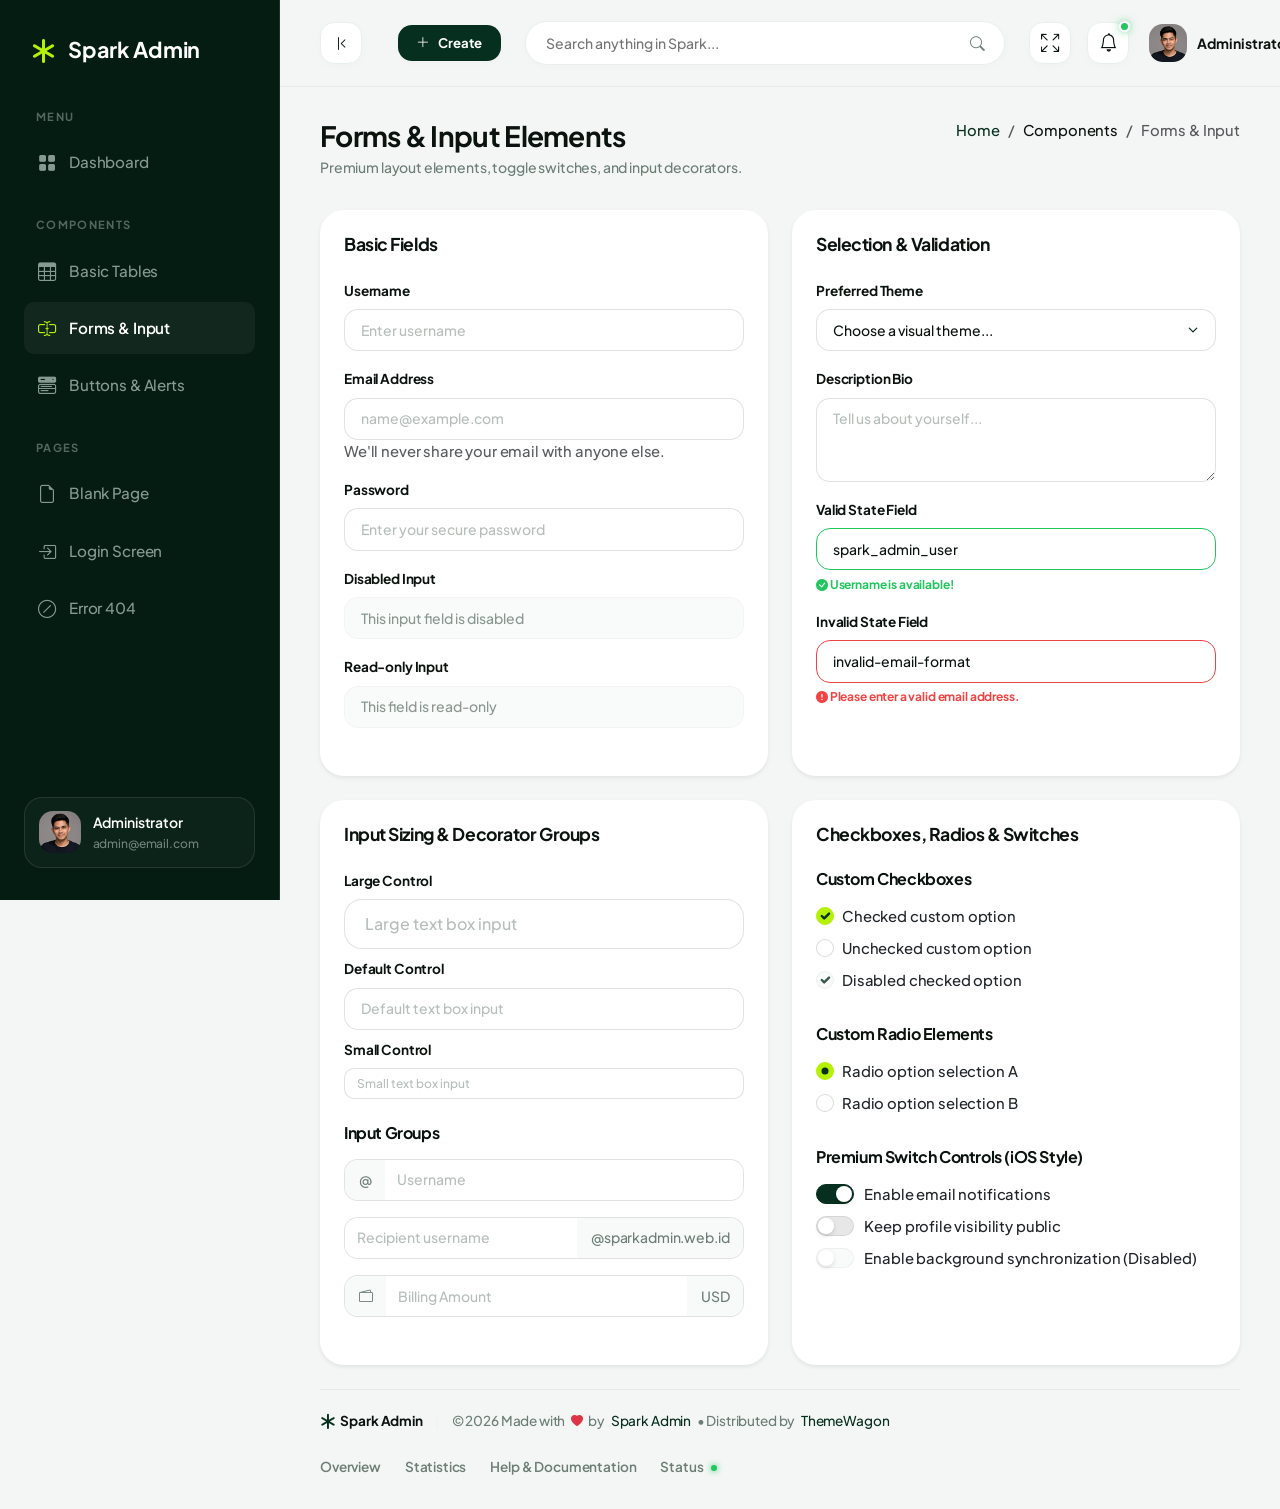
<file: finance/template/ui-forms.html>
<!DOCTYPE html>
<html lang="en">

<head>
  <meta charset="UTF-8">
  <meta name="viewport" content="width=device-width, initial-scale=1.0">
  <title>UI Forms - Spark Admin Premium Bootstrap 5 Admin Dashboard Template</title>

  <!-- SEO Optimization -->
  <meta name="description" content="UI Forms - Spark Admin Premium Bootstrap 5 Admin Dashboard Template">
  <meta name="author" content="Spark Admin Team">

  <!-- Favicon -->
  <link rel="icon" type="image/png" href="assets/images/favicon.ico">

  <!-- Local Third-Party Libraries (100% Offline Compatible) -->
  <link rel="stylesheet" href="assets/libs/bootstrap/css/bootstrap.min.css">
  <link rel="stylesheet" href="assets/libs/bootstrap-icons/bootstrap-icons.css">
  <link rel="stylesheet" href="assets/libs/apexcharts/apexcharts.css">
  <link rel="stylesheet" href="assets/libs/flatpickr/flatpickr.min.css">

  <!-- Main Design System & Custom Stylesheet -->
  <link rel="stylesheet" href="assets/css/main.css">
</head>

<body>

  <!-- ==========================================
         START: Sidebar Component
         Highly polished, dark-green navigation
         ========================================== -->
  <div class="sidebar-wrapper" id="sidebar">
    <!-- Brand Logo / Identity -->
    <a href="index.html" class="sidebar-brand">
      <i class="bi bi-asterisk"></i>
      <span>Spark Admin</span>
    </a>

    <!-- Navigation Menu -->
    <div class="flex-grow-1 overflow-y-auto">
      <!-- Group: Menu -->
      <div class="sidebar-menu-section">
        <div class="sidebar-menu-title">Menu</div>
        <ul class="sidebar-menu-list">
          <li class="sidebar-menu-item">
            <a href="index.html" class="sidebar-menu-link" id="menu-overview" title="Overview">
              <i class="bi bi-grid-fill"></i>
              <span>Dashboard</span>
            </a>
          </li>
        </ul>
      </div>

      <!-- Group: Components -->
      <div class="sidebar-menu-section">
        <div class="sidebar-menu-title">Components</div>
        <ul class="sidebar-menu-list">
          <li class="sidebar-menu-item">
            <a href="tables-basic.html" class="sidebar-menu-link" id="menu-basictables" title="Basic Tables">
              <i class="bi bi-table"></i>
              <span>Basic Tables</span>
            </a>
          </li>
          <li class="sidebar-menu-item">
            <a href="ui-forms.html" class="sidebar-menu-link active" id="menu-uiforms" title="Forms and Input">
              <i class="bi bi-input-cursor-text"></i>
              <span>Forms & Input</span>
            </a>
          </li>
          <li class="sidebar-menu-item">
            <a href="ui-buttons.html" class="sidebar-menu-link" id="menu-uibuttons" title="Buttons">
              <i class="bi bi-menu-button-wide-fill"></i>
              <span>Buttons & Alerts</span>
            </a>
          </li>
        </ul>
      </div>

      <!-- Group: Pages -->
      <div class="sidebar-menu-section">
        <div class="sidebar-menu-title">Pages</div>
        <ul class="sidebar-menu-list">
          <li class="sidebar-menu-item">
            <a href="page-blank.html" class="sidebar-menu-link" id="menu-blankpage" title="Blank Page">
              <i class="bi bi-file-earmark"></i>
              <span>Blank Page</span>
            </a>
          </li>
          <li class="sidebar-menu-item">
            <a href="page-login.html" class="sidebar-menu-link" id="menu-loginpage" title="Login Page">
              <i class="bi bi-box-arrow-in-right"></i>
              <span>Login Screen</span>
            </a>
          </li>
          <li class="sidebar-menu-item">
            <a href="page-404.html" class="sidebar-menu-link" id="menu-404" title="404 Page">
              <i class="bi bi-slash-circle"></i>
              <span>Error 404</span>
            </a>
          </li>
        </ul>
      </div>
    </div>

    <!-- Sidebar Profile Card (Dynamic Footer) -->
    <div class="sidebar-profile">
      <img src="assets/images/avatar.png" alt="Administrator" class="sidebar-profile-img"
        onerror="this.src='https://images.unsplash.com/photo-1534528741775-53994a69daeb?q=80&w=256&auto=format&fit=crop'">
      <div class="sidebar-profile-info">
        <div class="sidebar-profile-name">Administrator</div>
        <div class="sidebar-profile-email">admin@email.com</div>
      </div>
    </div>
  </div>
  <!-- ==========================================
         END: Sidebar Component
         ========================================== -->


  <!-- ==========================================
         START: Main Content Area
         ========================================== -->
  <div class="main-wrapper">

    <!-- START: Top Navbar Component -->
    <header class="navbar-custom">
      <div class="navbar-left">
        <!-- Desktop sidebar toggle -->
        <button class="btn-desktop-toggle d-none d-xl-flex align-items-center justify-content-center me-3"
          id="desktop-sidebar-toggle" aria-label="Minimize Sidebar">
          <i class="bi bi-chevron-bar-left"></i>
        </button>
        <!-- Mobile sidebar toggle -->
        <button class="sidebar-toggle-btn me-2" id="sidebar-toggle" aria-label="Toggle Navigation">
          <i class="bi bi-list"></i>
        </button>

        <!-- Quick Actions Dropdown -->
        <div class="dropdown ms-2">
          <button class="btn-quick-action dropdown-toggle" type="button" data-bs-toggle="dropdown" aria-expanded="false"
            id="quick-actions-dropdown">
            <i class="bi bi-plus-lg"></i>
            <span>Create</span>
          </button>
          <ul class="dropdown-menu dropdown-menu-quick-action" aria-labelledby="quick-actions-dropdown">
            <li class="dropdown-header">Quick Action Shortcuts</li>
            <li><a class="dropdown-item" href="#"><i class="bi bi-file-earmark-plus"></i> New Invoice</a></li>
            <li><a class="dropdown-item" href="#"><i class="bi bi-person-plus"></i> New User</a></li>
            <li><a class="dropdown-item" href="#"><i class="bi bi-box-seam"></i> New Product</a></li>
            <li>
              <hr class="dropdown-divider">
            </li>
            <li><a class="dropdown-item" href="#"><i class="bi bi-gear"></i> System Settings</a></li>
          </ul>
        </div>
      </div>

      <!-- Mid navbar: search pill -->
      <div class="navbar-search-wrapper">
        <input type="text" class="navbar-search-input" placeholder="Search anything in Spark..." id="main-search">
        <button class="navbar-search-btn" aria-label="Search">
          <i class="bi bi-search"></i>
        </button>
      </div>

      <!-- Right actions -->
      <div class="navbar-actions">
        <!-- Fullscreen Toggle -->
        <button class="navbar-action-btn me-1" aria-label="Toggle Fullscreen" id="btn-fullscreen">
          <i class="bi bi-arrows-fullscreen"></i>
        </button>
        <div class="dropdown">
          <button class="navbar-action-btn dropdown-toggle" type="button" data-bs-toggle="dropdown"
            aria-expanded="false" id="btn-notifications" data-bs-auto-close="outside">
            <i class="bi bi-bell"></i>
            <span class="navbar-action-badge"></span>
          </button>
          <div class="dropdown-menu dropdown-menu-end dropdown-menu-notification p-0"
            aria-labelledby="btn-notifications">
            <div class="notification-header">
              <h6 class="notification-title">Notifications</h6>
              <button class="btn-clear-all" type="button">Mark all read</button>
            </div>
            <div class="notification-list">
              <a href="#" class="notification-item">
                <div class="notification-icon bg-success text-white">
                  <i class="bi bi-wallet2"></i>
                </div>
                <div class="notification-content">
                  <p class="notification-text">New sale received: <strong>$150.00</strong></p>
                  <span class="notification-time">2 mins ago</span>
                </div>
                <span class="notification-unread-dot"></span>
              </a>
              <a href="#" class="notification-item">
                <div class="notification-icon bg-primary text-white">
                  <i class="bi bi-person-plus-fill"></i>
                </div>
                <div class="notification-content">
                  <p class="notification-text">New user registered: <strong>John Doe</strong></p>
                  <span class="notification-time">1 hour ago</span>
                </div>
                <span class="notification-unread-dot"></span>
              </a>
            </div>
            <a href="#" class="notification-footer">View All Notifications</a>
          </div>
        </div>

        <!-- Profile Dropdown -->
        <div class="dropdown ms-2">
          <button class="navbar-profile-btn dropdown-toggle" type="button" data-bs-toggle="dropdown"
            aria-expanded="false" id="profile-dropdown">
            <img src="assets/images/avatar.png" alt="Profile Image" class="navbar-profile-img">
            <span class="navbar-profile-name d-none d-md-inline">Administrator</span>
            <i class="bi bi-chevron-down navbar-profile-caret"></i>
          </button>
          <ul class="dropdown-menu dropdown-menu-end dropdown-menu-profile" aria-labelledby="profile-dropdown">
            <li class="dropdown-header">Welcome !</li>
            <li><a class="dropdown-item" href="#"><i class="bi bi-person"></i> My Account</a></li>
            <li><a class="dropdown-item" href="#"><i class="bi bi-gear"></i> Settings</a></li>
            <li>
              <hr class="dropdown-divider">
            </li>
            <li><a class="dropdown-item text-danger" href="page-login.html"><i class="bi bi-box-arrow-right"></i>
                Logout</a></li>
          </ul>
        </div>
      </div>
    </header>
    <!-- END: Top Navbar Component -->

    <!-- START: Page Header Banner -->
    <div class="page-header">
      <div>
        <h1 class="page-title">Forms & Input Elements</h1>
        <p class="page-subtitle">Premium layout elements, toggle switches, and input decorators.</p>
      </div>
      <nav aria-label="breadcrumb">
        <ol class="breadcrumb mb-0">
          <li class="breadcrumb-item"><a href="index.html" class="text-decoration-none text-muted-green">Home</a></li>
          <li class="breadcrumb-item text-muted-green">Components</li>
          <li class="breadcrumb-item active text-main" aria-current="page">Forms & Input</li>
        </ol>
      </nav>
    </div>
    <!-- END: Page Header Banner -->

    <!-- START: Form Component Row Grid Layout -->
    <div class="row g-4 mb-4">

      <!-- Column 1: Basic controls -->
      <div class="col-12 col-lg-6">
        <div class="card border-light shadow-sm p-4 h-100">
          <h5 class="card-title mb-4">Basic Fields</h5>

          <!-- Text input -->
          <div class="mb-3">
            <label for="basicText" class="form-label-custom">Username</label>
            <input type="text" class="form-control-custom" id="basicText" placeholder="Enter username">
          </div>

          <!-- Email input -->
          <div class="mb-3">
            <label for="basicEmail" class="form-label-custom">Email Address</label>
            <input type="email" class="form-control-custom" id="basicEmail" placeholder="name@example.com">
            <span class="text-muted">We'll never share your email with anyone else.</span>
          </div>

          <!-- Password input -->
          <div class="mb-3">
            <label for="basicPassword" class="form-label-custom">Password</label>
            <input type="password" class="form-control-custom" id="basicPassword"
              placeholder="Enter your secure password">
          </div>

          <!-- Disabled State -->
          <div class="mb-3">
            <label for="basicDisabled" class="form-label-custom">Disabled Input</label>
            <input type="text" class="form-control-custom" id="basicDisabled" value="This input field is disabled"
              disabled>
          </div>

          <!-- Readonly State -->
          <div class="mb-0">
            <label for="basicReadonly" class="form-label-custom">Read-only Input</label>
            <input type="text" class="form-control-custom" id="basicReadonly" value="This field is read-only" readonly>
          </div>
        </div>
      </div>

      <!-- Column 2: Selection & Validation -->
      <div class="col-12 col-lg-6">
        <div class="card border-light shadow-sm p-4 h-100">
          <h5 class="card-title mb-4">Selection & Validation</h5>

          <!-- Custom dropdown select -->
          <div class="mb-3">
            <label for="selectControl" class="form-label-custom">Preferred Theme</label>
            <select class="form-select-custom" id="selectControl">
              <option selected disabled>Choose a visual theme...</option>
              <option value="light">Spark Light Theme</option>
              <option value="dark">Spark Dark Green Theme</option>
              <option value="forest">Forest Breeze Accent</option>
            </select>
          </div>

          <!-- Textarea layout -->
          <div class="mb-3">
            <label for="textareaControl" class="form-label-custom">Description Bio</label>
            <textarea class="form-control-custom" id="textareaControl" rows="3"
              placeholder="Tell us about yourself..."></textarea>
          </div>

          <!-- Valid feedback block -->
          <div class="mb-3">
            <label for="validInput" class="form-label-custom">Valid State Field</label>
            <input type="text" class="form-control-custom is-valid-custom" id="validInput" value="spark_admin_user">
            <div class="form-feedback-custom valid-custom">
              <i class="bi bi-check-circle-fill"></i> Username is available!
            </div>
          </div>

          <!-- Invalid feedback block -->
          <div class="mb-0">
            <label for="invalidInput" class="form-label-custom">Invalid State Field</label>
            <input type="email" class="form-control-custom is-invalid-custom" id="invalidInput"
              value="invalid-email-format">
            <div class="form-feedback-custom invalid-custom">
              <i class="bi bi-exclamation-circle-fill"></i> Please enter a valid email address.
            </div>
          </div>
        </div>
      </div>

      <!-- Column 3: Sizing & Groups -->
      <div class="col-12 col-lg-6">
        <div class="card border-light shadow-sm p-4 h-100">
          <h5 class="card-title mb-4">Input Sizing & Decorator Groups</h5>

          <!-- Sizing examples -->
          <div class="mb-4">
            <div class="mb-2">
              <label class="form-label-custom">Large Control</label>
              <input type="text" class="form-control-custom form-control-custom-lg" placeholder="Large text box input">
            </div>
            <div class="mb-2">
              <label class="form-label-custom">Default Control</label>
              <input type="text" class="form-control-custom" placeholder="Default text box input">
            </div>
            <div>
              <label class="form-label-custom">Small Control</label>
              <input type="text" class="form-control-custom form-control-custom-sm" placeholder="Small text box input">
            </div>
          </div>

          <h6 class="mb-3">Input Groups</h6>

          <!-- Prepend group -->
          <div class="mb-3">
            <div class="input-group-custom">
              <span class="input-group-text-custom">@</span>
              <input type="text" class="form-control-custom" placeholder="Username">
            </div>
          </div>

          <!-- Append group -->
          <div class="mb-3">
            <div class="input-group-custom">
              <input type="text" class="form-control-custom" placeholder="Recipient username">
              <span class="input-group-text-custom">@sparkadmin.web.id</span>
            </div>
          </div>

          <!-- Prepend + Append Icon group -->
          <div class="mb-0">
            <div class="input-group-custom">
              <span class="input-group-text-custom"><i class="bi bi-wallet2"></i></span>
              <input type="text" class="form-control-custom" placeholder="Billing Amount">
              <span class="input-group-text-custom">USD</span>
            </div>
          </div>
        </div>
      </div>

      <!-- Column 4: Checkboxes, Radios & iOS Switches -->
      <div class="col-12 col-lg-6">
        <div class="card border-light shadow-sm p-4 h-100">
          <h5 class="card-title mb-4">Checkboxes, Radios & Switches</h5>

          <h6 class="mb-3">Custom Checkboxes</h6>
          <div class="mb-4">
            <div class="form-check-custom">
              <input class="form-check-input-custom" type="checkbox" id="checkActive" checked>
              <label class="form-check-label" for="checkActive">Checked custom option</label>
            </div>
            <div class="form-check-custom">
              <input class="form-check-input-custom" type="checkbox" id="checkInactive">
              <label class="form-check-label" for="checkInactive">Unchecked custom option</label>
            </div>
            <div class="form-check-custom">
              <input class="form-check-input-custom" type="checkbox" id="checkDisabled" disabled checked>
              <label class="form-check-label" for="checkDisabled">Disabled checked option</label>
            </div>
          </div>

          <h6 class="mb-3">Custom Radio Elements</h6>
          <div class="mb-4">
            <div class="form-check-custom">
              <input class="form-check-input-custom" type="radio" name="radioGroup" id="radioOne" checked>
              <label class="form-check-label" for="radioOne">Radio option selection A</label>
            </div>
            <div class="form-check-custom">
              <input class="form-check-input-custom" type="radio" name="radioGroup" id="radioTwo">
              <label class="form-check-label" for="radioTwo">Radio option selection B</label>
            </div>
          </div>

          <h6 class="mb-3">Premium Switch Controls (iOS Style)</h6>
          <div>
            <div class="form-switch-custom">
              <input class="form-switch-input-custom" type="checkbox" id="switchOne" checked>
              <label class="form-switch-label" for="switchOne">Enable email notifications</label>
            </div>
            <div class="form-switch-custom">
              <input class="form-switch-input-custom" type="checkbox" id="switchTwo">
              <label class="form-switch-label" for="switchTwo">Keep profile visibility public</label>
            </div>
            <div class="form-switch-custom">
              <input class="form-switch-input-custom" type="checkbox" id="switchThree" disabled>
              <label class="form-switch-label" for="switchThree">Enable background synchronization (Disabled)</label>
            </div>
          </div>
        </div>
      </div>

    </div>
    <!-- END: Form Component Row Grid Layout -->

    <!-- START: Footer Component -->
    <footer class="footer-custom">
      <div class="footer-left">
        <span class="footer-logo">
          <i class="bi bi-asterisk"></i> Spark Admin
        </span>
        <span class="footer-separator">|</span>
        <span class="footer-copy">&copy; 2026 Made with <i class="bi bi-heart-fill text-danger footer-heart"></i> by<a
            href="https://sparkadminpro.gumroad.com/" target="_blank">Spark Admin</a>• Distributed by <a
            href="https://www.themewagon.com/" target="_blank">ThemeWagon</a> </span>
      </div>
      <div class="footer-right">
        <ul class="footer-links">
          <li><a href="#" class="footer-link">Overview</a></li>
          <li><a href="#" class="footer-link">Statistics</a></li>
          <li><a href="#" class="footer-link">Help & Documentation</a></li>
          <li><a href="#" class="footer-link">Status <span class="status-dot"></span></a></li>
        </ul>
      </div>
    </footer>
    <!-- END: Footer Component -->

  </div>
  <!-- ==========================================
         END: Main Content Area
         ========================================== -->

  <!-- Local Third-Party Libraries Script dependencies -->
  <script src="assets/libs/bootstrap/js/bootstrap.bundle.min.js"></script>
  <script src="assets/libs/apexcharts/apexcharts.min.js"></script>
  <script src="assets/libs/flatpickr/flatpickr.min.js"></script>

  <!-- Local dashboard interactions controller -->
  <script src="assets/js/dashboard.js"></script>
</body>

</html>
</file>
<file: finance/template/assets/libs/apexcharts/apexcharts.css>
@keyframes opaque {
  0% {
    opacity: 0
  }

  to {
    opacity: 1
  }
}

@keyframes resizeanim {

  0%,
  to {
    opacity: 0
  }
}

.apexcharts-canvas {
  position: relative;
  direction: ltr !important;
  user-select: none;
  /* Focus indicator colour. Themes override below. */
  --apexcharts-focus-color: #008FFB;
}

/* Dark theme & high-contrast: brighter focus colour for sufficient contrast. */
.apexcharts-canvas .apexcharts-theme-dark,
.apexcharts-theme-dark.apexcharts-canvas {
  --apexcharts-focus-color: #FFD500;
}
.apexcharts-canvas.apexcharts-high-contrast,
.apexcharts-high-contrast.apexcharts-canvas {
  --apexcharts-focus-color: #FFFF00;
}

/* Visually-hidden aria-live status region (WCAG 4.1.3 Status Messages). */
.apexcharts-sr-status {
  position: absolute;
  width: 1px;
  height: 1px;
  padding: 0;
  margin: -1px;
  overflow: hidden;
  clip: rect(0, 0, 0, 0);
  white-space: nowrap;
  border: 0;
}

/* Respect OS-level reduced-motion preference (WCAG 2.3.3). */
@media (prefers-reduced-motion: reduce) {
  .apexcharts-canvas *,
  .apexcharts-canvas *::before,
  .apexcharts-canvas *::after {
    animation-duration: 0.01ms !important;
    animation-iteration-count: 1 !important;
    transition-duration: 0.01ms !important;
  }
}

.apexcharts-canvas ::-webkit-scrollbar {
  -webkit-appearance: none;
  width: 6px
}

.apexcharts-canvas ::-webkit-scrollbar-thumb {
  border-radius: 4px;
  background-color: rgba(0, 0, 0, .5);
  box-shadow: 0 0 1px rgba(255, 255, 255, .5);
  -webkit-box-shadow: 0 0 1px rgba(255, 255, 255, .5)
}

.apexcharts-inner {
  position: relative
}

.apexcharts-text tspan {
  font-family: inherit
}

rect.legend-mouseover-inactive,
.legend-mouseover-inactive rect,
.legend-mouseover-inactive path,
.legend-mouseover-inactive circle,
.legend-mouseover-inactive line,
.legend-mouseover-inactive text.apexcharts-yaxis-title-text,
.legend-mouseover-inactive text.apexcharts-yaxis-label {
  transition: .15s ease all;
  opacity: .2
}

.apexcharts-legend-text {
  padding-left: 15px;
  margin-left: -15px;
}

.apexcharts-legend-series[role="button"]:focus {
  outline: 2px solid var(--apexcharts-focus-color, #008FFB);
  outline-offset: 2px;
}

.apexcharts-legend-series[role="button"]:focus:not(:focus-visible) {
  outline: none;
}

.apexcharts-legend-series[role="button"]:focus-visible {
  outline: 2px solid var(--apexcharts-focus-color, #008FFB);
  outline-offset: 2px;
}

.apexcharts-series-collapsed {
  opacity: 0
}

.apexcharts-canvas svg:focus:not(:focus-visible) {
  outline: none;
}

/* Keyboard navigation focus indicator on SVG data elements.
   SVG elements don't support CSS outline, so we use stroke. */
.apexcharts-bar-area.apexcharts-keyboard-focused,
.apexcharts-candlestick-area.apexcharts-keyboard-focused,
.apexcharts-boxPlot-area.apexcharts-keyboard-focused,
.apexcharts-rangebar-area.apexcharts-keyboard-focused,
.apexcharts-pie-area.apexcharts-keyboard-focused,
.apexcharts-heatmap-rect.apexcharts-keyboard-focused,
.apexcharts-treemap-rect.apexcharts-keyboard-focused {
  stroke: var(--apexcharts-focus-color, #008FFB);
  stroke-width: 2;
  stroke-opacity: 1;
}

.apexcharts-tooltip {
  --apx-tt-bg: #ffffff;
  --apx-tt-border: rgba(15, 23, 42, 0.06);
  /* Layered shadow: tight inner contact + soft outer drop. The two Y
   * offsets are exposed as variables so they flip in sync with the
   * arrow when the tooltip is below the data point — see the
   * `[data-placement="bottom"]` rule further down. */
  --apx-tt-shadow-y-mid: 8px;
  --apx-tt-shadow-y-far: 16px;
  --apx-tt-shadow: 0 0 0 1px rgba(15, 23, 42, 0.04), 0 var(--apx-tt-shadow-y-mid) 16px -6px rgba(15, 23, 42, 0.12), 0 var(--apx-tt-shadow-y-far) 36px -12px rgba(15, 23, 42, 0.18);
  --apx-tt-arrow-bg: var(--apx-tt-bg);
  /* Two stacked drop-shadows: the first is a tight contact halo for
   * edge definition against light chart backgrounds; the second is a
   * softer directional drop that lifts the arrow off the surface.
   * `--apx-tt-arrow-drop-y` is the Y offset of the directional drop;
   * a per-placement rule below flips it to negative when the tooltip
   * is below the data point (arrow on top) so the shadow always
   * casts outward instead of into the tooltip body. */
  --apx-tt-arrow-drop-y: 2px;
  --apx-tt-arrow-shadow: drop-shadow(0 0 0.5px rgba(15, 23, 42, 0.2)) drop-shadow(0 var(--apx-tt-arrow-drop-y) 4px rgba(15, 23, 42, 0.2));
  --apx-tt-color: #0f172a;
  --apx-tt-color-muted: rgba(15, 23, 42, 0.55);
  border-radius: 8px;
  background: var(--apx-tt-bg);
  border: 1px solid var(--apx-tt-border);
  box-shadow: var(--apx-tt-shadow);
  color: var(--apx-tt-color);
  cursor: default;
  font-size: 13px;
  left: 0;
  top: 0;
  opacity: 0;
  pointer-events: none;
  position: absolute;
  display: flex;
  flex-direction: column;
  padding: 2px 0;
  white-space: nowrap;
  z-index: 12;
  transition: opacity .12s ease
}

/* While the tooltip is visible, smoothly animate position changes
 * between data points. Kept short (160 ms) and ease-out so it stays
 * responsive — too long would feel laggy when sweeping across many
 * points fast. The position transition is only attached after the
 * first paint (Position.applyTooltipPosition flips `data-positioned`
 * once the tooltip has been placed) so the *first* show doesn't slide
 * the tooltip in from the previously-stale (0,0) coordinates. */
.apexcharts-tooltip.apexcharts-active {
  opacity: 1;
  transition: opacity .12s ease
}
.apexcharts-tooltip.apexcharts-active[data-positioned="true"] {
  transition: opacity .12s ease, left .16s ease-out, top .16s ease-out
}

.apexcharts-tooltip.apexcharts-theme-light {
  /* defaults already set above; class kept for backward-compat selectors */
}

.apexcharts-tooltip.apexcharts-theme-dark {
  --apx-tt-bg: #1c1c1f;
  --apx-tt-border: rgba(255, 255, 255, 0.08);
  --apx-tt-shadow: 0 0 0 1px rgba(0, 0, 0, 0.4), 0 var(--apx-tt-shadow-y-mid) 16px -6px rgba(0, 0, 0, 0.45), 0 var(--apx-tt-shadow-y-far) 36px -12px rgba(0, 0, 0, 0.55);
  --apx-tt-arrow-shadow: drop-shadow(0 0 0.5px rgba(0, 0, 0, 0.55)) drop-shadow(0 var(--apx-tt-arrow-drop-y) 4px rgba(0, 0, 0, 0.45));
  --apx-tt-color: #f3f4f6;
  --apx-tt-color-muted: rgba(243, 244, 246, 0.55);
}

.apexcharts-tooltip * {
  font-family: inherit
}

.apexcharts-tooltip-title {
  padding: 8px 12px 4px;
  font-size: 12px;
  font-weight: 600;
  letter-spacing: 0.01em;
  color: var(--apx-tt-color-muted);
  background: transparent;
  border-bottom: none;
  margin-bottom: 0
}

.apexcharts-tooltip.apexcharts-theme-light .apexcharts-tooltip-title,
.apexcharts-tooltip.apexcharts-theme-dark .apexcharts-tooltip-title {
  background: transparent;
  border-bottom: none
}

/* `fillSeriesColor`: each series-group already paints itself with the
 * series colour. Drop the glass body entirely (transparent bg, no
 * border, no backdrop-filter, no padding) and clip the coloured
 * series-group(s) to the tooltip's rounded corners so they fill the
 * shell edge-to-edge. Text inside the coloured group is forced to
 * white for contrast. */
.apexcharts-tooltip.apexcharts-tooltip-fill-series {
  background: transparent;
  -webkit-backdrop-filter: none;
  backdrop-filter: none;
  border: none;
  padding: 0;
  overflow: hidden;
  color: #fff
}

.apexcharts-tooltip.apexcharts-tooltip-fill-series .apexcharts-tooltip-title {
  background: rgba(0, 0, 0, 0.22);
  color: #fff;
  opacity: 1;
  padding: 6px 12px
}

.apexcharts-tooltip.apexcharts-tooltip-fill-series .apexcharts-tooltip-series-group {
  color: #fff
}

/* Arrow connector — sits *entirely outside* the tooltip body. Shares
 * the body's solid fill so it reads as a single shape. `filter:
 * drop-shadow` traces the clipped triangle outline (a regular
 * `box-shadow` would be erased by the `clip-path`). */
.apexcharts-tooltip-arrow {
  position: absolute;
  width: 7px;
  height: 14px;
  background: var(--apx-tt-arrow-bg);
  /* The variable already contains the full `drop-shadow(...) ...` filter
   * chain (stacked shadows) so it's applied raw. */
  -webkit-filter: var(--apx-tt-arrow-shadow);
  filter: var(--apx-tt-arrow-shadow);
  pointer-events: none;
  top: calc(var(--apx-tt-arrow-y, 50%) - 7px)
}

.apexcharts-tooltip[data-placement="right"] .apexcharts-tooltip-arrow {
  left: -7px;
  clip-path: polygon(0 50%, 100% 0, 100% 100%)
}

.apexcharts-tooltip[data-placement="left"] .apexcharts-tooltip-arrow {
  right: -7px;
  clip-path: polygon(100% 50%, 0 0, 0 100%)
}

/* Vertical arrow variants: tooltip is above/below the data point and the
 * arrow points down/up. The base rule above uses `--apx-tt-arrow-y` for
 * left/right placement; for top/bottom we re-orient the rectangle and
 * use `--apx-tt-arrow-x` (set by applyTooltipPosition). */
.apexcharts-tooltip[data-placement="top"] .apexcharts-tooltip-arrow,
.apexcharts-tooltip[data-placement="bottom"] .apexcharts-tooltip-arrow {
  width: 14px;
  height: 7px;
  top: auto;
  left: calc(var(--apx-tt-arrow-x, 50%) - 7px)
}

.apexcharts-tooltip[data-placement="top"] .apexcharts-tooltip-arrow {
  bottom: -7px;
  clip-path: polygon(50% 100%, 0 0, 100% 0)
}

.apexcharts-tooltip[data-placement="bottom"] .apexcharts-tooltip-arrow {
  top: -7px;
  clip-path: polygon(50% 0, 0 100%, 100% 100%)
}

/* When the tooltip is flipped below the data point (arrow on top
 * pointing up), the default downward-biased shadows leave the top
 * edge of both the body *and* the arrow undefined. Flipping every
 * Y offset to negative casts the entire elevation upward so the
 * shadow falls between the tooltip and the bar above. */
.apexcharts-tooltip[data-placement="bottom"] {
  --apx-tt-shadow-y-mid: -8px;
  --apx-tt-shadow-y-far: -16px;
  --apx-tt-arrow-drop-y: -2px
}

.apexcharts-tooltip-text-goals-value,
.apexcharts-tooltip-text-y-value,
.apexcharts-tooltip-text-z-value {
  display: inline-block;
  margin-left: 5px;
  font-weight: 600
}

.apexcharts-tooltip-text-goals-label:empty,
.apexcharts-tooltip-text-goals-value:empty,
.apexcharts-tooltip-text-y-label:empty,
.apexcharts-tooltip-text-y-value:empty,
.apexcharts-tooltip-text-z-value:empty,
.apexcharts-tooltip-title:empty {
  display: none
}

.apexcharts-tooltip-text-goals-label,
.apexcharts-tooltip-text-goals-value {
  padding: 6px 0 5px
}

.apexcharts-tooltip-goals-group,
.apexcharts-tooltip-text-goals-label,
.apexcharts-tooltip-text-goals-value {
  display: flex
}

.apexcharts-tooltip-text-goals-label:not(:empty),
.apexcharts-tooltip-text-goals-value:not(:empty) {
  margin-top: -6px
}

.apexcharts-tooltip-marker {
  display: inline-flex;
  align-items: center;
  justify-content: center;
  position: relative;
  width: 12px;
  height: 12px;
  margin-right: 6px;
  vertical-align: middle;
  color: inherit;
}

.apexcharts-tooltip-marker svg {
  width: 100%;
  height: 100%;
  display: block;
}

.apexcharts-tooltip-series-group {
  padding: 4px 12px;
  display: none;
  gap: 8px;
  text-align: left;
  justify-content: left;
  align-items: center
}

.apexcharts-tooltip-series-group.apexcharts-active .apexcharts-tooltip-marker {
  opacity: 1
}

.apexcharts-tooltip-series-group.apexcharts-active:last-child,
.apexcharts-tooltip-series-group:last-child {
  padding-bottom: 8px
}

.apexcharts-tooltip-y-group {
  padding: 6px 0 5px
}

.apexcharts-custom-tooltip,
.apexcharts-tooltip-box {
  padding: 4px 8px
}

.apexcharts-tooltip-boxPlot {
  display: flex;
  flex-direction: column-reverse
}

.apexcharts-tooltip-box>div {
  margin: 4px 0
}

.apexcharts-tooltip-box span.value {
  font-weight: 700
}

.apexcharts-tooltip-rangebar {
  padding: 5px 8px
}

.apexcharts-tooltip-rangebar .category {
  font-weight: 600;
  color: #777
}

.apexcharts-tooltip-rangebar .series-name {
  font-weight: 700;
  display: block;
  margin-bottom: 5px
}

/* X/Y axis tooltips — small popovers that label the crosshair on the
 * axes. Restyled to match the modern data-tooltip palette: solid white
 * body with a subtle border + soft drop-shadow, smaller font, rounded
 * corners. The arrows still use the CSS border-triangle technique
 * (cheap, crisp at small sizes); their colours flow from CSS variables
 * so light/dark themes only need one override per axis. */
.apexcharts-xaxistooltip,
.apexcharts-yaxistooltip {
  --apx-axt-bg: #ffffff;
  --apx-axt-border: rgba(15, 23, 42, 0.08);
  --apx-axt-color: #0f172a;
  --apx-axt-shadow: 0 4px 12px -4px rgba(15, 23, 42, 0.18), 0 1px 3px -1px rgba(15, 23, 42, 0.12);
  opacity: 0;
  pointer-events: none;
  color: var(--apx-axt-color);
  font-size: 12px;
  font-weight: 500;
  text-align: center;
  border-radius: 6px;
  position: absolute;
  z-index: 10;
  background: var(--apx-axt-bg);
  border: 1px solid var(--apx-axt-border);
  box-shadow: var(--apx-axt-shadow)
}

.apexcharts-xaxistooltip.apexcharts-theme-dark,
.apexcharts-yaxistooltip.apexcharts-theme-dark {
  --apx-axt-bg: #1c1c1f;
  --apx-axt-border: rgba(255, 255, 255, 0.1);
  --apx-axt-color: #f3f4f6;
  --apx-axt-shadow: 0 4px 12px -4px rgba(0, 0, 0, 0.55), 0 1px 3px -1px rgba(0, 0, 0, 0.45)
}

.apexcharts-xaxistooltip {
  padding: 4px 8px;
  transition: .15s ease all
}

.apexcharts-xaxistooltip:after,
.apexcharts-xaxistooltip:before {
  left: 50%;
  border: solid transparent;
  content: " ";
  height: 0;
  width: 0;
  position: absolute;
  pointer-events: none
}

/* :before paints the 1px border outline of the triangle (slightly larger
 * than :after); :after sits inside and paints the fill — leaves a 1px
 * ring of :before visible at the edges. */
.apexcharts-xaxistooltip:after {
  border-color: transparent;
  border-width: 5px;
  margin-left: -5px
}

.apexcharts-xaxistooltip:before {
  border-color: transparent;
  border-width: 6px;
  margin-left: -6px
}

.apexcharts-xaxistooltip-bottom:after,
.apexcharts-xaxistooltip-bottom:before {
  bottom: 100%
}

.apexcharts-xaxistooltip-top:after,
.apexcharts-xaxistooltip-top:before {
  top: 100%
}

.apexcharts-xaxistooltip-bottom:after {
  border-bottom-color: var(--apx-axt-bg)
}

.apexcharts-xaxistooltip-bottom:before {
  border-bottom-color: var(--apx-axt-border)
}

.apexcharts-xaxistooltip-top:after {
  border-top-color: var(--apx-axt-bg)
}

.apexcharts-xaxistooltip-top:before {
  border-top-color: var(--apx-axt-border)
}

.apexcharts-xaxistooltip.apexcharts-active {
  opacity: 1;
  transition: .15s ease all
}

.apexcharts-yaxistooltip {
  padding: 3px 8px
}

.apexcharts-yaxistooltip:after,
.apexcharts-yaxistooltip:before {
  top: 50%;
  border: solid transparent;
  content: " ";
  height: 0;
  width: 0;
  position: absolute;
  pointer-events: none
}

.apexcharts-yaxistooltip:after {
  border-color: transparent;
  border-width: 5px;
  margin-top: -5px
}

.apexcharts-yaxistooltip:before {
  border-color: transparent;
  border-width: 6px;
  margin-top: -6px
}

.apexcharts-yaxistooltip-left:after,
.apexcharts-yaxistooltip-left:before {
  left: 100%
}

.apexcharts-yaxistooltip-right:after,
.apexcharts-yaxistooltip-right:before {
  right: 100%
}

.apexcharts-yaxistooltip-left:after {
  border-left-color: var(--apx-axt-bg)
}

.apexcharts-yaxistooltip-left:before {
  border-left-color: var(--apx-axt-border)
}

.apexcharts-yaxistooltip-right:after {
  border-right-color: var(--apx-axt-bg)
}

.apexcharts-yaxistooltip-right:before {
  border-right-color: var(--apx-axt-border)
}

.apexcharts-yaxistooltip.apexcharts-active {
  opacity: 1
}

.apexcharts-yaxistooltip-hidden {
  display: none
}

.apexcharts-xcrosshairs,
.apexcharts-ycrosshairs {
  pointer-events: none;
  opacity: 0;
  transition: .15s ease all
}

.apexcharts-xcrosshairs.apexcharts-active,
.apexcharts-ycrosshairs.apexcharts-active {
  opacity: 1;
  transition: .15s ease all
}

.apexcharts-ycrosshairs-hidden {
  opacity: 0
}

.apexcharts-selection-rect {
  cursor: move
}

.svg_select_shape {
  stroke-width: 1;
  stroke-dasharray: 10 10;
  stroke: black;
  stroke-opacity: 0.1;
  pointer-events: none;
  fill: none;
}

.svg_select_handle {
  stroke-width: 3;
  stroke: black;
  fill: none;
}

.svg_select_handle_r {
  cursor: e-resize;
}

.svg_select_handle_l {
  cursor: w-resize;
}

.apexcharts-svg.apexcharts-zoomable.hovering-zoom {
  cursor: crosshair
}

.apexcharts-svg.apexcharts-zoomable.hovering-pan {
  cursor: move
}

.apexcharts-menu-icon,
.apexcharts-pan-icon,
.apexcharts-reset-icon,
.apexcharts-selection-icon,
.apexcharts-toolbar-custom-icon,
.apexcharts-zoom-icon,
.apexcharts-zoomin-icon,
.apexcharts-zoomout-icon {
  cursor: pointer;
  /* WCAG 2.5.8 Target Size (Minimum): 24×24 CSS px hit target. */
  width: 26px;
  height: 24px;
  line-height: 24px;
  color: #6e8192;
  text-align: center;
  /* Reset native <button> chrome — these are styled via SVG icons. */
  padding: 0;
  margin: 0;
  background: transparent;
  border: 0;
  border-radius: 5px;
  display: inline-flex;
  align-items: center;
  justify-content: center;
  transition: background-color .12s ease, color .12s ease;
}

.apexcharts-menu-icon svg,
.apexcharts-pan-icon svg,
.apexcharts-reset-icon svg,
.apexcharts-selection-icon svg,
.apexcharts-zoom-icon svg,
.apexcharts-zoomin-icon svg,
.apexcharts-zoomout-icon svg {
  width: 18px;
  height: 18px;
  fill: none;
  stroke: currentColor;
  stroke-width: 2;
  stroke-linecap: round;
  stroke-linejoin: round
}

.apexcharts-theme-dark .apexcharts-menu-icon,
.apexcharts-theme-dark .apexcharts-pan-icon,
.apexcharts-theme-dark .apexcharts-reset-icon,
.apexcharts-theme-dark .apexcharts-selection-icon,
.apexcharts-theme-dark .apexcharts-toolbar-custom-icon,
.apexcharts-theme-dark .apexcharts-zoom-icon,
.apexcharts-theme-dark .apexcharts-zoomin-icon,
.apexcharts-theme-dark .apexcharts-zoomout-icon {
  color: #d4d6dc
}

.apexcharts-canvas .apexcharts-pan-icon.apexcharts-selected,
.apexcharts-canvas .apexcharts-reset-zoom-icon.apexcharts-selected,
.apexcharts-canvas .apexcharts-selection-icon.apexcharts-selected,
.apexcharts-canvas .apexcharts-zoom-icon.apexcharts-selected {
  background: rgba(0, 143, 251, 0.12);
  color: #008ffb
}

.apexcharts-theme-light .apexcharts-menu-icon:hover,
.apexcharts-theme-light .apexcharts-pan-icon:not(.apexcharts-selected):hover,
.apexcharts-theme-light .apexcharts-reset-icon:hover,
.apexcharts-theme-light .apexcharts-selection-icon:not(.apexcharts-selected):hover,
.apexcharts-theme-light .apexcharts-zoom-icon:not(.apexcharts-selected):hover,
.apexcharts-theme-light .apexcharts-zoomin-icon:hover,
.apexcharts-theme-light .apexcharts-zoomout-icon:hover {
  background: rgba(15, 23, 42, 0.06);
  color: #1f2937
}

.apexcharts-theme-dark .apexcharts-menu-icon:hover,
.apexcharts-theme-dark .apexcharts-pan-icon:not(.apexcharts-selected):hover,
.apexcharts-theme-dark .apexcharts-reset-icon:hover,
.apexcharts-theme-dark .apexcharts-selection-icon:not(.apexcharts-selected):hover,
.apexcharts-theme-dark .apexcharts-zoom-icon:not(.apexcharts-selected):hover,
.apexcharts-theme-dark .apexcharts-zoomin-icon:hover,
.apexcharts-theme-dark .apexcharts-zoomout-icon:hover {
  background: rgba(255, 255, 255, 0.08);
  color: #fff
}

.apexcharts-menu-icon,
.apexcharts-selection-icon {
  position: relative
}

.apexcharts-toolbar {
  position: absolute;
  z-index: 11;
  display: inline-flex;
  align-items: center;
  gap: 1px;
  padding: 3px;
  border-radius: 8px;
  background: rgba(255, 255, 255, 0.85);
  backdrop-filter: blur(8px);
  -webkit-backdrop-filter: blur(8px);
}

.apexcharts-theme-dark .apexcharts-toolbar {
  background: rgba(28, 28, 31, 0.82);
}

.apexcharts-menu {
  background: rgba(255, 255, 255, 0.95);
  backdrop-filter: blur(8px);
  -webkit-backdrop-filter: blur(8px);
  position: absolute;
  top: calc(100% + 4px);
  border: 1px solid rgba(15, 23, 42, 0.08);
  border-radius: 8px;
  padding: 4px;
  right: 0;
  opacity: 0;
  min-width: 120px;
  transition: opacity .15s ease, transform .15s ease;
  transform: translateY(-2px);
  pointer-events: none;
  box-shadow: 0 4px 16px -4px rgba(15, 23, 42, 0.12), 0 2px 4px -1px rgba(15, 23, 42, 0.06)
}

.apexcharts-menu.apexcharts-menu-open {
  opacity: 1;
  transform: translateY(0);
  pointer-events: all
}

.apexcharts-menu-item {
  padding: 6px 9px;
  font-size: 12px;
  border-radius: 5px;
  cursor: pointer
}

.apexcharts-theme-light .apexcharts-menu-item:hover {
  background: rgba(15, 23, 42, 0.06)
}

.apexcharts-theme-dark .apexcharts-menu {
  background: rgba(28, 28, 31, 0.92);
  border-color: rgba(255, 255, 255, 0.08);
  color: #f3f4f6;
  box-shadow: 0 4px 16px -4px rgba(0, 0, 0, 0.5), 0 2px 4px -1px rgba(0, 0, 0, 0.4)
}

.apexcharts-theme-dark .apexcharts-menu-item:hover {
  background: rgba(255, 255, 255, 0.08)
}

@media screen and (min-width:768px) {
  .apexcharts-canvas:hover .apexcharts-toolbar {
    opacity: 1
  }
}

/* Toolbar keyboard accessibility: show toolbar when any button inside it is focused */
.apexcharts-toolbar:focus-within {
  opacity: 1
}

/* Focus indicator for toolbar icon buttons */
.apexcharts-menu-icon:focus-visible,
.apexcharts-pan-icon:focus-visible,
.apexcharts-reset-icon:focus-visible,
.apexcharts-selection-icon:focus-visible,
.apexcharts-toolbar-custom-icon:focus-visible,
.apexcharts-zoom-icon:focus-visible,
.apexcharts-zoomin-icon:focus-visible,
.apexcharts-zoomout-icon:focus-visible {
  outline: 2px solid var(--apexcharts-focus-color, #008FFB);
  outline-offset: 1px;
  border-radius: 5px
}

/* Focus indicator for hamburger menu items */
.apexcharts-menu-item:focus-visible {
  outline: 2px solid var(--apexcharts-focus-color, #008FFB);
  outline-offset: -2px;
  background: #eee
}

.apexcharts-canvas .apexcharts-element-hidden,
.apexcharts-datalabel.apexcharts-element-hidden,
.apexcharts-hide .apexcharts-series-points {
  opacity: 0;
}

.apexcharts-hidden-element-shown {
  opacity: 1;
  transition: 0.25s ease all;
}

.apexcharts-datalabel,
.apexcharts-datalabel-label,
.apexcharts-datalabel-value,
.apexcharts-datalabels,
.apexcharts-pie-label,
.apexcharts-pie-name-label,
.apexcharts-pie-name-label-group,
.apexcharts-pie-label-connector {
  cursor: default;
  pointer-events: none
}

.apexcharts-pie-label-connector {
  fill: none
}

.apexcharts-pie-label-delay {
  opacity: 0;
  animation-name: opaque;
  animation-duration: .3s;
  animation-fill-mode: forwards;
  animation-timing-function: ease
}

.apexcharts-radialbar-label {
  cursor: pointer;
}

.apexcharts-annotation-rect,
.apexcharts-area-series .apexcharts-area,
.apexcharts-gridline,
.apexcharts-line,
.apexcharts-point-annotation-label,
.apexcharts-radar-series path:not(.apexcharts-marker),
.apexcharts-radar-series polygon,
.apexcharts-toolbar svg,
.apexcharts-tooltip .apexcharts-marker,
.apexcharts-xaxis-annotation-label,
.apexcharts-yaxis-annotation-label,
.apexcharts-zoom-rect,
.no-pointer-events {
  pointer-events: none
}

.apexcharts-tooltip-active .apexcharts-marker {
  transition: .15s ease all
}

.apexcharts-radar-series .apexcharts-yaxis {
  pointer-events: none;
}

.resize-triggers {
  animation: 1ms resizeanim;
  visibility: hidden;
  opacity: 0;
  height: 100%;
  width: 100%;
  overflow: hidden
}

.contract-trigger:before,
.resize-triggers,
.resize-triggers>div {
  content: " ";
  display: block;
  position: absolute;
  top: 0;
  left: 0
}

.resize-triggers>div {
  height: 100%;
  width: 100%;
  background: #eee;
  overflow: auto
}

.contract-trigger:before {
  overflow: hidden;
  width: 200%;
  height: 200%
}

.apexcharts-bar-goals-markers {
  pointer-events: none
}

.apexcharts-bar-shadows {
  pointer-events: none
}

.apexcharts-rangebar-goals-markers {
  pointer-events: none
}

.apexcharts-drilldown-target {
  cursor: pointer
}

.apexcharts-breadcrumb {
  position: absolute;
  z-index: 11;
  display: inline-flex;
  align-items: center;
  gap: 2px;
  font-size: 12px;
  font-family: inherit;
  padding: 2px 4px
}

.apexcharts-breadcrumb-item {
  background: transparent;
  border: none;
  padding: 2px 6px;
  border-radius: 3px;
  font: inherit;
  color: inherit;
  cursor: pointer;
  line-height: 1.2
}

.apexcharts-breadcrumb-item:hover:not(.apexcharts-breadcrumb-current) {
  background: rgba(0, 0, 0, 0.08)
}

.apexcharts-breadcrumb-arrow {
  margin-right: 4px;
  font-weight: 600;
  user-select: none
}

.apexcharts-breadcrumb-current {
  cursor: default;
  font-weight: 600;
  opacity: 0.85
}

.apexcharts-breadcrumb-separator {
  opacity: 0.5;
  user-select: none
}

.apexcharts-theme-dark .apexcharts-breadcrumb-item:hover:not(.apexcharts-breadcrumb-current) {
  background: rgba(255, 255, 255, 0.12)
}

.apexcharts-disable-transitions * {
  transition: none !important;
}
</file>
<file: finance/template/assets/libs/flatpickr/flatpickr.min.css>
.flatpickr-calendar{background:transparent;opacity:0;display:none;text-align:center;visibility:hidden;padding:0;-webkit-animation:none;animation:none;direction:ltr;border:0;font-size:14px;line-height:24px;border-radius:5px;position:absolute;width:307.875px;-webkit-box-sizing:border-box;box-sizing:border-box;-ms-touch-action:manipulation;touch-action:manipulation;background:#fff;-webkit-box-shadow:1px 0 0 #e6e6e6,-1px 0 0 #e6e6e6,0 1px 0 #e6e6e6,0 -1px 0 #e6e6e6,0 3px 13px rgba(0,0,0,0.08);box-shadow:1px 0 0 #e6e6e6,-1px 0 0 #e6e6e6,0 1px 0 #e6e6e6,0 -1px 0 #e6e6e6,0 3px 13px rgba(0,0,0,0.08)}.flatpickr-calendar.open,.flatpickr-calendar.inline{opacity:1;max-height:640px;visibility:visible}.flatpickr-calendar.open{display:inline-block;z-index:99999}.flatpickr-calendar.animate.open{-webkit-animation:fpFadeInDown 300ms cubic-bezier(.23,1,.32,1);animation:fpFadeInDown 300ms cubic-bezier(.23,1,.32,1)}.flatpickr-calendar.inline{display:block;position:relative;top:2px}.flatpickr-calendar.static{position:absolute;top:calc(100% + 2px)}.flatpickr-calendar.static.open{z-index:999;display:block}.flatpickr-calendar.multiMonth .flatpickr-days .dayContainer:nth-child(n+1) .flatpickr-day.inRange:nth-child(7n+7){-webkit-box-shadow:none !important;box-shadow:none !important}.flatpickr-calendar.multiMonth .flatpickr-days .dayContainer:nth-child(n+2) .flatpickr-day.inRange:nth-child(7n+1){-webkit-box-shadow:-2px 0 0 #e6e6e6,5px 0 0 #e6e6e6;box-shadow:-2px 0 0 #e6e6e6,5px 0 0 #e6e6e6}.flatpickr-calendar .hasWeeks .dayContainer,.flatpickr-calendar .hasTime .dayContainer{border-bottom:0;border-bottom-right-radius:0;border-bottom-left-radius:0}.flatpickr-calendar .hasWeeks .dayContainer{border-left:0}.flatpickr-calendar.hasTime .flatpickr-time{height:40px;border-top:1px solid #e6e6e6}.flatpickr-calendar.noCalendar.hasTime .flatpickr-time{height:auto}.flatpickr-calendar:before,.flatpickr-calendar:after{position:absolute;display:block;pointer-events:none;border:solid transparent;content:'';height:0;width:0;left:22px}.flatpickr-calendar.rightMost:before,.flatpickr-calendar.arrowRight:before,.flatpickr-calendar.rightMost:after,.flatpickr-calendar.arrowRight:after{left:auto;right:22px}.flatpickr-calendar.arrowCenter:before,.flatpickr-calendar.arrowCenter:after{left:50%;right:50%}.flatpickr-calendar:before{border-width:5px;margin:0 -5px}.flatpickr-calendar:after{border-width:4px;margin:0 -4px}.flatpickr-calendar.arrowTop:before,.flatpickr-calendar.arrowTop:after{bottom:100%}.flatpickr-calendar.arrowTop:before{border-bottom-color:#e6e6e6}.flatpickr-calendar.arrowTop:after{border-bottom-color:#fff}.flatpickr-calendar.arrowBottom:before,.flatpickr-calendar.arrowBottom:after{top:100%}.flatpickr-calendar.arrowBottom:before{border-top-color:#e6e6e6}.flatpickr-calendar.arrowBottom:after{border-top-color:#fff}.flatpickr-calendar:focus{outline:0}.flatpickr-wrapper{position:relative;display:inline-block}.flatpickr-months{display:-webkit-box;display:-webkit-flex;display:-ms-flexbox;display:flex}.flatpickr-months .flatpickr-month{background:transparent;color:rgba(0,0,0,0.9);fill:rgba(0,0,0,0.9);height:34px;line-height:1;text-align:center;position:relative;-webkit-user-select:none;-moz-user-select:none;-ms-user-select:none;user-select:none;overflow:hidden;-webkit-box-flex:1;-webkit-flex:1;-ms-flex:1;flex:1}.flatpickr-months .flatpickr-prev-month,.flatpickr-months .flatpickr-next-month{-webkit-user-select:none;-moz-user-select:none;-ms-user-select:none;user-select:none;text-decoration:none;cursor:pointer;position:absolute;top:0;height:34px;padding:10px;z-index:3;color:rgba(0,0,0,0.9);fill:rgba(0,0,0,0.9)}.flatpickr-months .flatpickr-prev-month.flatpickr-disabled,.flatpickr-months .flatpickr-next-month.flatpickr-disabled{display:none}.flatpickr-months .flatpickr-prev-month i,.flatpickr-months .flatpickr-next-month i{position:relative}.flatpickr-months .flatpickr-prev-month.flatpickr-prev-month,.flatpickr-months .flatpickr-next-month.flatpickr-prev-month{/*
      /*rtl:begin:ignore*/left:0/*
      /*rtl:end:ignore*/}/*
      /*rtl:begin:ignore*/
/*
      /*rtl:end:ignore*/
.flatpickr-months .flatpickr-prev-month.flatpickr-next-month,.flatpickr-months .flatpickr-next-month.flatpickr-next-month{/*
      /*rtl:begin:ignore*/right:0/*
      /*rtl:end:ignore*/}/*
      /*rtl:begin:ignore*/
/*
      /*rtl:end:ignore*/
.flatpickr-months .flatpickr-prev-month:hover,.flatpickr-months .flatpickr-next-month:hover{color:#959ea9}.flatpickr-months .flatpickr-prev-month:hover svg,.flatpickr-months .flatpickr-next-month:hover svg{fill:#f64747}.flatpickr-months .flatpickr-prev-month svg,.flatpickr-months .flatpickr-next-month svg{width:14px;height:14px}.flatpickr-months .flatpickr-prev-month svg path,.flatpickr-months .flatpickr-next-month svg path{-webkit-transition:fill .1s;transition:fill .1s;fill:inherit}.numInputWrapper{position:relative;height:auto}.numInputWrapper input,.numInputWrapper span{display:inline-block}.numInputWrapper input{width:100%}.numInputWrapper input::-ms-clear{display:none}.numInputWrapper input::-webkit-outer-spin-button,.numInputWrapper input::-webkit-inner-spin-button{margin:0;-webkit-appearance:none}.numInputWrapper span{position:absolute;right:0;width:14px;padding:0 4px 0 2px;height:50%;line-height:50%;opacity:0;cursor:pointer;border:1px solid rgba(57,57,57,0.15);-webkit-box-sizing:border-box;box-sizing:border-box}.numInputWrapper span:hover{background:rgba(0,0,0,0.1)}.numInputWrapper span:active{background:rgba(0,0,0,0.2)}.numInputWrapper span:after{display:block;content:"";position:absolute}.numInputWrapper span.arrowUp{top:0;border-bottom:0}.numInputWrapper span.arrowUp:after{border-left:4px solid transparent;border-right:4px solid transparent;border-bottom:4px solid rgba(57,57,57,0.6);top:26%}.numInputWrapper span.arrowDown{top:50%}.numInputWrapper span.arrowDown:after{border-left:4px solid transparent;border-right:4px solid transparent;border-top:4px solid rgba(57,57,57,0.6);top:40%}.numInputWrapper span svg{width:inherit;height:auto}.numInputWrapper span svg path{fill:rgba(0,0,0,0.5)}.numInputWrapper:hover{background:rgba(0,0,0,0.05)}.numInputWrapper:hover span{opacity:1}.flatpickr-current-month{font-size:135%;line-height:inherit;font-weight:300;color:inherit;position:absolute;width:75%;left:12.5%;padding:7.48px 0 0 0;line-height:1;height:34px;display:inline-block;text-align:center;-webkit-transform:translate3d(0,0,0);transform:translate3d(0,0,0)}.flatpickr-current-month span.cur-month{font-family:inherit;font-weight:700;color:inherit;display:inline-block;margin-left:.5ch;padding:0}.flatpickr-current-month span.cur-month:hover{background:rgba(0,0,0,0.05)}.flatpickr-current-month .numInputWrapper{width:6ch;width:7ch\0;display:inline-block}.flatpickr-current-month .numInputWrapper span.arrowUp:after{border-bottom-color:rgba(0,0,0,0.9)}.flatpickr-current-month .numInputWrapper span.arrowDown:after{border-top-color:rgba(0,0,0,0.9)}.flatpickr-current-month input.cur-year{background:transparent;-webkit-box-sizing:border-box;box-sizing:border-box;color:inherit;cursor:text;padding:0 0 0 .5ch;margin:0;display:inline-block;font-size:inherit;font-family:inherit;font-weight:300;line-height:inherit;height:auto;border:0;border-radius:0;vertical-align:initial;-webkit-appearance:textfield;-moz-appearance:textfield;appearance:textfield}.flatpickr-current-month input.cur-year:focus{outline:0}.flatpickr-current-month input.cur-year[disabled],.flatpickr-current-month input.cur-year[disabled]:hover{font-size:100%;color:rgba(0,0,0,0.5);background:transparent;pointer-events:none}.flatpickr-current-month .flatpickr-monthDropdown-months{appearance:menulist;background:transparent;border:none;border-radius:0;box-sizing:border-box;color:inherit;cursor:pointer;font-size:inherit;font-family:inherit;font-weight:300;height:auto;line-height:inherit;margin:-1px 0 0 0;outline:none;padding:0 0 0 .5ch;position:relative;vertical-align:initial;-webkit-box-sizing:border-box;-webkit-appearance:menulist;-moz-appearance:menulist;width:auto}.flatpickr-current-month .flatpickr-monthDropdown-months:focus,.flatpickr-current-month .flatpickr-monthDropdown-months:active{outline:none}.flatpickr-current-month .flatpickr-monthDropdown-months:hover{background:rgba(0,0,0,0.05)}.flatpickr-current-month .flatpickr-monthDropdown-months .flatpickr-monthDropdown-month{background-color:transparent;outline:none;padding:0}.flatpickr-weekdays{background:transparent;text-align:center;overflow:hidden;width:100%;display:-webkit-box;display:-webkit-flex;display:-ms-flexbox;display:flex;-webkit-box-align:center;-webkit-align-items:center;-ms-flex-align:center;align-items:center;height:28px}.flatpickr-weekdays .flatpickr-weekdaycontainer{display:-webkit-box;display:-webkit-flex;display:-ms-flexbox;display:flex;-webkit-box-flex:1;-webkit-flex:1;-ms-flex:1;flex:1}span.flatpickr-weekday{cursor:default;font-size:90%;background:transparent;color:rgba(0,0,0,0.54);line-height:1;margin:0;text-align:center;display:block;-webkit-box-flex:1;-webkit-flex:1;-ms-flex:1;flex:1;font-weight:bolder}.dayContainer,.flatpickr-weeks{padding:1px 0 0 0}.flatpickr-days{position:relative;overflow:hidden;display:-webkit-box;display:-webkit-flex;display:-ms-flexbox;display:flex;-webkit-box-align:start;-webkit-align-items:flex-start;-ms-flex-align:start;align-items:flex-start;width:307.875px}.flatpickr-days:focus{outline:0}.dayContainer{padding:0;outline:0;text-align:left;width:307.875px;min-width:307.875px;max-width:307.875px;-webkit-box-sizing:border-box;box-sizing:border-box;display:inline-block;display:-ms-flexbox;display:-webkit-box;display:-webkit-flex;display:flex;-webkit-flex-wrap:wrap;flex-wrap:wrap;-ms-flex-wrap:wrap;-ms-flex-pack:justify;-webkit-justify-content:space-around;justify-content:space-around;-webkit-transform:translate3d(0,0,0);transform:translate3d(0,0,0);opacity:1}.dayContainer + .dayContainer{-webkit-box-shadow:-1px 0 0 #e6e6e6;box-shadow:-1px 0 0 #e6e6e6}.flatpickr-day{background:none;border:1px solid transparent;border-radius:150px;-webkit-box-sizing:border-box;box-sizing:border-box;color:#393939;cursor:pointer;font-weight:400;width:14.2857143%;-webkit-flex-basis:14.2857143%;-ms-flex-preferred-size:14.2857143%;flex-basis:14.2857143%;max-width:39px;height:39px;line-height:39px;margin:0;display:inline-block;position:relative;-webkit-box-pack:center;-webkit-justify-content:center;-ms-flex-pack:center;justify-content:center;text-align:center}.flatpickr-day.inRange,.flatpickr-day.prevMonthDay.inRange,.flatpickr-day.nextMonthDay.inRange,.flatpickr-day.today.inRange,.flatpickr-day.prevMonthDay.today.inRange,.flatpickr-day.nextMonthDay.today.inRange,.flatpickr-day:hover,.flatpickr-day.prevMonthDay:hover,.flatpickr-day.nextMonthDay:hover,.flatpickr-day:focus,.flatpickr-day.prevMonthDay:focus,.flatpickr-day.nextMonthDay:focus{cursor:pointer;outline:0;background:#e6e6e6;border-color:#e6e6e6}.flatpickr-day.today{border-color:#959ea9}.flatpickr-day.today:hover,.flatpickr-day.today:focus{border-color:#959ea9;background:#959ea9;color:#fff}.flatpickr-day.selected,.flatpickr-day.startRange,.flatpickr-day.endRange,.flatpickr-day.selected.inRange,.flatpickr-day.startRange.inRange,.flatpickr-day.endRange.inRange,.flatpickr-day.selected:focus,.flatpickr-day.startRange:focus,.flatpickr-day.endRange:focus,.flatpickr-day.selected:hover,.flatpickr-day.startRange:hover,.flatpickr-day.endRange:hover,.flatpickr-day.selected.prevMonthDay,.flatpickr-day.startRange.prevMonthDay,.flatpickr-day.endRange.prevMonthDay,.flatpickr-day.selected.nextMonthDay,.flatpickr-day.startRange.nextMonthDay,.flatpickr-day.endRange.nextMonthDay{background:#569ff7;-webkit-box-shadow:none;box-shadow:none;color:#fff;border-color:#569ff7}.flatpickr-day.selected.startRange,.flatpickr-day.startRange.startRange,.flatpickr-day.endRange.startRange{border-radius:50px 0 0 50px}.flatpickr-day.selected.endRange,.flatpickr-day.startRange.endRange,.flatpickr-day.endRange.endRange{border-radius:0 50px 50px 0}.flatpickr-day.selected.startRange + .endRange:not(:nth-child(7n+1)),.flatpickr-day.startRange.startRange + .endRange:not(:nth-child(7n+1)),.flatpickr-day.endRange.startRange + .endRange:not(:nth-child(7n+1)){-webkit-box-shadow:-10px 0 0 #569ff7;box-shadow:-10px 0 0 #569ff7}.flatpickr-day.selected.startRange.endRange,.flatpickr-day.startRange.startRange.endRange,.flatpickr-day.endRange.startRange.endRange{border-radius:50px}.flatpickr-day.inRange{border-radius:0;-webkit-box-shadow:-5px 0 0 #e6e6e6,5px 0 0 #e6e6e6;box-shadow:-5px 0 0 #e6e6e6,5px 0 0 #e6e6e6}.flatpickr-day.flatpickr-disabled,.flatpickr-day.flatpickr-disabled:hover,.flatpickr-day.prevMonthDay,.flatpickr-day.nextMonthDay,.flatpickr-day.notAllowed,.flatpickr-day.notAllowed.prevMonthDay,.flatpickr-day.notAllowed.nextMonthDay{color:rgba(57,57,57,0.3);background:transparent;border-color:transparent;cursor:default}.flatpickr-day.flatpickr-disabled,.flatpickr-day.flatpickr-disabled:hover{cursor:not-allowed;color:rgba(57,57,57,0.1)}.flatpickr-day.week.selected{border-radius:0;-webkit-box-shadow:-5px 0 0 #569ff7,5px 0 0 #569ff7;box-shadow:-5px 0 0 #569ff7,5px 0 0 #569ff7}.flatpickr-day.hidden{visibility:hidden}.rangeMode .flatpickr-day{margin-top:1px}.flatpickr-weekwrapper{float:left}.flatpickr-weekwrapper .flatpickr-weeks{padding:0 12px;-webkit-box-shadow:1px 0 0 #e6e6e6;box-shadow:1px 0 0 #e6e6e6}.flatpickr-weekwrapper .flatpickr-weekday{float:none;width:100%;line-height:28px}.flatpickr-weekwrapper span.flatpickr-day,.flatpickr-weekwrapper span.flatpickr-day:hover{display:block;width:100%;max-width:none;color:rgba(57,57,57,0.3);background:transparent;cursor:default;border:none}.flatpickr-innerContainer{display:block;display:-webkit-box;display:-webkit-flex;display:-ms-flexbox;display:flex;-webkit-box-sizing:border-box;box-sizing:border-box;overflow:hidden}.flatpickr-rContainer{display:inline-block;padding:0;-webkit-box-sizing:border-box;box-sizing:border-box}.flatpickr-time{text-align:center;outline:0;display:block;height:0;line-height:40px;max-height:40px;-webkit-box-sizing:border-box;box-sizing:border-box;overflow:hidden;display:-webkit-box;display:-webkit-flex;display:-ms-flexbox;display:flex}.flatpickr-time:after{content:"";display:table;clear:both}.flatpickr-time .numInputWrapper{-webkit-box-flex:1;-webkit-flex:1;-ms-flex:1;flex:1;width:40%;height:40px;float:left}.flatpickr-time .numInputWrapper span.arrowUp:after{border-bottom-color:#393939}.flatpickr-time .numInputWrapper span.arrowDown:after{border-top-color:#393939}.flatpickr-time.hasSeconds .numInputWrapper{width:26%}.flatpickr-time.time24hr .numInputWrapper{width:49%}.flatpickr-time input{background:transparent;-webkit-box-shadow:none;box-shadow:none;border:0;border-radius:0;text-align:center;margin:0;padding:0;height:inherit;line-height:inherit;color:#393939;font-size:14px;position:relative;-webkit-box-sizing:border-box;box-sizing:border-box;-webkit-appearance:textfield;-moz-appearance:textfield;appearance:textfield}.flatpickr-time input.flatpickr-hour{font-weight:bold}.flatpickr-time input.flatpickr-minute,.flatpickr-time input.flatpickr-second{font-weight:400}.flatpickr-time input:focus{outline:0;border:0}.flatpickr-time .flatpickr-time-separator,.flatpickr-time .flatpickr-am-pm{height:inherit;float:left;line-height:inherit;color:#393939;font-weight:bold;width:2%;-webkit-user-select:none;-moz-user-select:none;-ms-user-select:none;user-select:none;-webkit-align-self:center;-ms-flex-item-align:center;align-self:center}.flatpickr-time .flatpickr-am-pm{outline:0;width:18%;cursor:pointer;text-align:center;font-weight:400}.flatpickr-time input:hover,.flatpickr-time .flatpickr-am-pm:hover,.flatpickr-time input:focus,.flatpickr-time .flatpickr-am-pm:focus{background:#eee}.flatpickr-input[readonly]{cursor:pointer}@-webkit-keyframes fpFadeInDown{from{opacity:0;-webkit-transform:translate3d(0,-20px,0);transform:translate3d(0,-20px,0)}to{opacity:1;-webkit-transform:translate3d(0,0,0);transform:translate3d(0,0,0)}}@keyframes fpFadeInDown{from{opacity:0;-webkit-transform:translate3d(0,-20px,0);transform:translate3d(0,-20px,0)}to{opacity:1;-webkit-transform:translate3d(0,0,0);transform:translate3d(0,0,0)}}
</file>
<file: finance/template/assets/css/main.css>
/* 
========================================================================
   BOOTSTRAP 5 ADMIN TEMPLATE - SPARK ADMIN
   DESIGN SYSTEM & CUSTOM STYLESHEET
   Developed with premium UI/UX standards

   Template Name: Spark Admin
   Version: 1.0 
   Author: Spark Admin Team 
   Email: hello.sparkadmin@gmail.com
   URL: https://sparkadmin.web.id
========================================================================
*/


/* ---------------------------------------------------------------------
   TABLE OF CONTENTS
   ---------------------------------------------------------------------
   1. Google Fonts CDN Import (Plus Jakarta Sans)
   2. Design System Variables
   3. Base Overrides & Typography
   4. Sidebar Component (.sidebar-wrapper)
   5. Main Wrapper Layout
   6. Custom Header / Navbar Component
   7. Page Title & Controls Row
   8. Cards & Styling Components
   9. Custom List (Transaction List Table replacement)
   10. Custom Progress & Bar Chart Custom Layouts
   11. Right Panel Component & Layout
   12. Responsive Adjustments
   13. Login Page Styles (.login-wrapper)
   14. Flatpickr Theme Customization (Spark Admin Styles)
   15. Dropdown Component Styles (Reusable)
   16. Footer Component Styles
   17. Navbar Profile Dropdown Styles
   18. Reusable Premium Table Component
   19. Custom Premium Form Elements Design System
   20. Reusable Custom Buttons & Alerts Design System
   21. Error 404 Page Styling Layout
   22. Keyframe Animations & Overlays
   23. Reusable Helper & Utility Classes (Zero Inline Style Policy)
   24. Transaction List Component
--------------------------------------------------------------------- */


/* ---------------------------------------------------------------------
   1. Google Fonts CDN Import (Plus Jakarta Sans)
--------------------------------------------------------------------- */

@import url('https://fonts.googleapis.com/css2?family=Plus+Jakarta+Sans:wght@300;400;500;600;700;800&display=swap');

/* ---------------------------------------------------------------------
   2. Design System Variables
--------------------------------------------------------------------- */

:root {
    /* Colors */
    --bs-body-bg: #F4F6F5;
    /* Canvas background: light, warm grayish-green */
    --bs-body-font-family: 'Plus Jakarta Sans', sans-serif;
    --brand-forest-dark: #051C12;
    /* Core sidebar/brand background */
    --brand-forest-medium: #072F1F;
    /* Alert banner / dark card BG */
    --brand-forest-light: #1A3E30;
    /* Interactive elements in dark mode */
    --brand-lime: #B4F105;
    /* Lime-yellow accent highlight */
    --brand-lime-hover: #c1f824;
    --brand-lime-translucent: rgba(180, 241, 5, 0.15);
    --text-main: #0B130F;
    /* Dark headers, main labels */
    --text-muted-green: #6C7E75;
    /* Secondary labels, muted details */
    --text-sidebar-muted: #879A91;
    /* Sidebar inactive link labels */
    --card-background: #FFFFFF;
    --border-light: #E9EFEF;
    --border-dark-green: rgba(255, 255, 255, 0.1);
    /* System Colors */
    --sys-green: #22C55E;
    --sys-green-bg: #DCFCE7;
    --sys-red: #EF4444;
    --sys-red-bg: #FEE2E2;
    --sys-orange: #F97316;
    --sys-orange-bg: #FFEDD5;
    /* Layout Configurations */
    --sidebar-width: 280px;
    --navbar-height: 80px;
    /* Border Radii */
    --radius-xxl: 24px;
    --radius-xl: 18px;
    --radius-lg: 14px;
    --radius-md: 10px;
    --radius-sm: 6px;
    /* Box Shadows */
    --shadow-sm: 0 2px 8px rgba(11, 19, 15, 0.02);
    --shadow-md: 0 10px 30px rgba(11, 19, 15, 0.04);
    --shadow-lg: 0 20px 50px rgba(11, 19, 15, 0.08);
}


/* ---------------------------------------------------------------------
   3. Base Overrides & Typography
--------------------------------------------------------------------- */

body {
    background-color: var(--bs-body-bg);
    color: var(--text-main);
    font-family: var(--bs-body-font-family);
    font-size: 0.925rem;
    font-weight: 500;
    -webkit-font-smoothing: antialiased;
    letter-spacing: -0.01em;
}

h1,
h2,
h3,
h4,
h5,
h6,
.h1,
.h2,
.h3,
.h4,
.h5,
.h6 {
    color: var(--text-main);
    font-weight: 700;
    letter-spacing: -0.025em;
}

a {
    color: var(--brand-forest-medium);
    text-decoration: none;
    transition: all 0.25s ease-in-out;
}

a:hover {
    color: var(--brand-lime-hover);
}

::-webkit-scrollbar {
    width: 6px;
    height: 6px;
}

::-webkit-scrollbar-track {
    background: transparent;
}

::-webkit-scrollbar-thumb {
    background: #CBD5E1;
    border-radius: 10px;
}

::-webkit-scrollbar-thumb:hover {
    background: #94A3B8;
}


/* ---------------------------------------------------------------------
   4. Sidebar Component (.sidebar-wrapper)
   Extremely dark sidebar layout
--------------------------------------------------------------------- */

.sidebar-wrapper {
    width: var(--sidebar-width);
    background-color: var(--brand-forest-dark);
    height: 100vh;
    position: fixed;
    top: 0;
    left: 0;
    z-index: 1030;
    display: flex;
    flex-direction: column;
    padding: 2rem 1.5rem;
    border-right: 1px solid var(--border-dark-green);
    transition: all 0.3s cubic-bezier(0.4, 0, 0.2, 1);
}

.sidebar-brand {
    display: flex;
    align-items: center;
    gap: 0.75rem;
    font-size: 1.35rem;
    font-weight: 700;
    color: #FFFFFF;
    margin-bottom: 2.5rem;
    padding-left: 0.5rem;
    text-decoration: none;
    transition: color 0.25s ease;
}

.sidebar-brand:hover {
    color: #FFFFFF;
}

.sidebar-brand i {
    color: var(--brand-lime);
    font-size: 1.5rem;
    transition: transform 0.3s ease, color 0.3s ease;
}

.sidebar-brand:hover i {
    transform: scale(1.1) rotate(90deg);
    color: var(--brand-lime-hover);
}

.sidebar-menu-section {
    margin-bottom: 1.75rem;
}

.sidebar-menu-title {
    font-size: 0.7rem;
    font-weight: 700;
    text-transform: uppercase;
    letter-spacing: 0.12em;
    color: var(--text-sidebar-muted);
    padding-left: 0.75rem;
    margin-bottom: 0.75rem;
    opacity: 0.6;
}

.sidebar-menu-list {
    list-style: none;
    padding: 0;
    margin: 0;
}

.sidebar-menu-item {
    margin-bottom: 0.35rem;
}

.sidebar-menu-link {
    display: flex;
    align-items: center;
    gap: 0.85rem;
    padding: 0.75rem 0.85rem;
    font-size: 0.95rem;
    color: var(--text-sidebar-muted);
    border-radius: var(--radius-md);
    font-weight: 500;
    transition: all 0.2s ease-in-out;
    position: relative;
}

.sidebar-menu-link i {
    font-size: 1.15rem;
    transition: color 0.2s ease;
}


/* Active State & Hover States */

.sidebar-menu-link:hover {
    color: #FFFFFF;
    background-color: rgba(255, 255, 255, 0.03);
}

.sidebar-menu-link.active {
    color: #FFFFFF;
    background-color: rgba(255, 255, 255, 0.05);
    font-weight: 600;
}


/* Vertical indicator border on left edge */

.sidebar-menu-link.active::before {
    content: '';
    position: absolute;
    left: -1.5rem;
    top: 15%;
    height: 70%;
    width: 4px;
    background-color: var(--brand-lime);
    border-radius: 0 4px 4px 0;
}

.sidebar-menu-link.active i {
    color: var(--brand-lime);
}

.sidebar-menu-badge {
    margin-left: auto;
    font-size: 0.75rem;
    font-weight: 700;
    background-color: var(--brand-lime);
    color: var(--brand-forest-dark);
    padding: 0.15rem 0.5rem;
    border-radius: 50rem;
}


/* Dropdown Caret Styling */

.sidebar-menu-link .dropdown-caret {
    margin-left: auto;
    font-size: 0.75rem;
    transition: transform 0.2s ease;
}

.sidebar-menu-link[aria-expanded="true"] .dropdown-caret {
    transform: rotate(180deg);
}


/* Submenu layout */

.sidebar-submenu {
    list-style: none;
    padding-left: 2.5rem;
    margin: 0.25rem 0 0.5rem 0;
}

.sidebar-submenu-link {
    display: block;
    padding: 0.45rem 0;
    color: var(--text-sidebar-muted);
    font-size: 0.875rem;
    font-weight: 500;
    transition: color 0.2s;
}

.sidebar-submenu-link:hover {
    color: #FFFFFF;
}


/* Bottom Profile Card in Sidebar */

.sidebar-profile {
    margin-top: auto;
    display: flex;
    align-items: center;
    gap: 0.75rem;
    background-color: rgba(255, 255, 255, 0.03);
    padding: 0.85rem;
    border-radius: var(--radius-xl);
    border: 1px solid var(--border-dark-green);
    color: #FFFFFF;
}

.sidebar-profile-img {
    width: 42px;
    height: 42px;
    border-radius: var(--radius-lg);
    object-fit: cover;
    background-color: var(--brand-forest-medium);
}

.sidebar-profile-info {
    flex-grow: 1;
    min-width: 0;
    /* allows text truncation */
}

.sidebar-profile-name {
    font-size: 0.875rem;
    font-weight: 600;
    margin-bottom: 0.1rem;
    white-space: nowrap;
    overflow: hidden;
    text-overflow: ellipsis;
}

.sidebar-profile-email {
    font-size: 0.75rem;
    color: var(--text-sidebar-muted);
    white-space: nowrap;
    overflow: hidden;
    text-overflow: ellipsis;
    opacity: 0.8;
}


/* Minimized Sidebar Adjustments */

body.sidebar-minimized {
    --sidebar-width: 80px;
}

body.sidebar-minimized .sidebar-wrapper {
    padding: 2rem 0.75rem;
    align-items: center;
}

body.sidebar-minimized .sidebar-brand span,
body.sidebar-minimized .sidebar-menu-title,
body.sidebar-minimized .sidebar-menu-link span,
body.sidebar-minimized .sidebar-menu-badge,
body.sidebar-minimized .dropdown-caret,
body.sidebar-minimized .sidebar-submenu,
body.sidebar-minimized .sidebar-profile-info {
    display: none !important;
}

body.sidebar-minimized .sidebar-brand {
    padding-left: 0;
    justify-content: center;
    width: 100%;
}

body.sidebar-minimized .sidebar-menu-link {
    justify-content: center;
    padding: 0.75rem;
}

body.sidebar-minimized .sidebar-menu-link.active::before {
    left: -0.75rem;
}

body.sidebar-minimized .sidebar-menu-link i {
    font-size: 1.35rem;
}

body.sidebar-minimized .sidebar-profile {
    padding: 0.5rem;
    justify-content: center;
    border: none;
    background-color: transparent;
}


/* ---------------------------------------------------------------------
   5. Main Wrapper Layout
--------------------------------------------------------------------- */

.main-wrapper {
    margin-left: var(--sidebar-width);
    padding: 2rem 2.5rem;
    min-height: 100vh;
    transition: all 0.3s cubic-bezier(0.4, 0, 0.2, 1);
    display: flex;
    flex-direction: column;
}


/* ---------------------------------------------------------------------
   6. Custom Header / Navbar Component
--------------------------------------------------------------------- */

.navbar-custom {
    position: sticky;
    top: 0;
    z-index: 1000;
    background-color: rgba(244, 246, 245, 0.85);
    backdrop-filter: blur(12px);
    -webkit-backdrop-filter: blur(12px);
    margin-top: -2rem;
    margin-left: -2.5rem;
    margin-right: -2.5rem;
    padding: 1.25rem 2.5rem;
    border-bottom: 1px solid rgba(0, 0, 0, 0.05);
    display: grid !important;
    grid-template-columns: 1fr 480px 1fr !important;
    align-items: center;
    margin-bottom: 2rem;
    gap: 1.5rem;
}

.navbar-left {
    display: flex;
    align-items: center;
    gap: 0.75rem;
}


/* Quick Actions Dropdown Button */

.btn-quick-action {
    background-color: var(--brand-forest-medium);
    color: #FFFFFF;
    border: none;
    border-radius: var(--radius-lg);
    padding: 0.5rem 1.15rem;
    font-size: 0.825rem;
    font-weight: 700;
    display: flex;
    align-items: center;
    gap: 0.5rem;
    box-shadow: var(--shadow-sm);
    transition: all 0.25s ease-in-out;
    cursor: pointer;
}

.btn-quick-action:hover {
    background-color: var(--brand-forest-dark);
    color: #FFFFFF;
    box-shadow: 0 4px 12px var(--brand-lime-translucent);
}

.btn-quick-action:focus {
    outline: none;
}

.btn-quick-action.dropdown-toggle::after {
    display: none !important;
}

.btn-quick-action i {
    font-size: 0.85rem;
    transition: transform 0.25s ease;
}

.btn-quick-action:hover i {
    transform: rotate(90deg);
}


/* Custom Dropdown Menu styles */

.dropdown-menu-quick-action {
    background-color: #FFFFFF !important;
    border: 1px solid var(--border-light) !important;
    border-radius: var(--radius-xl) !important;
    box-shadow: var(--shadow-lg) !important;
    padding: 0.5rem 0 !important;
    margin-top: 0.5rem !important;
    border: none !important;
    animation: dropdownFadeIn 0.2s ease;
}

.dropdown-menu-quick-action .dropdown-header {
    font-size: 0.725rem;
    font-weight: 750;
    text-transform: uppercase;
    letter-spacing: 0.06em;
    color: var(--text-muted-green);
    padding: 0.5rem 1.25rem 0.25rem;
}

.dropdown-menu-quick-action .dropdown-item {
    font-size: 0.85rem;
    font-weight: 600;
    color: var(--text-main);
    padding: 0.55rem 1.25rem;
    display: flex;
    align-items: center;
    gap: 0.65rem;
    transition: all 0.2s ease-in-out;
}

.dropdown-menu-quick-action .dropdown-item i {
    font-size: 0.95rem;
    color: var(--text-muted-green);
    transition: color 0.2s;
}

.dropdown-menu-quick-action .dropdown-item:hover {
    background-color: var(--bs-body-bg);
    color: var(--brand-forest-medium);
}

.dropdown-menu-quick-action .dropdown-item:hover i {
    color: var(--brand-forest-medium);
}

.dropdown-menu-quick-action .dropdown-divider {
    border-color: var(--border-light);
    margin: 0.4rem 0;
}

.navbar-title-dropdown {
    font-size: 1.25rem;
    font-weight: 700;
    color: var(--text-main);
    background: transparent;
    border: none;
    display: flex;
    align-items: center;
    gap: 0.5rem;
    padding: 0;
}

.navbar-search-wrapper {
    width: 480px;
    max-width: 100%;
    position: relative;
    margin: 0 auto;
}

.navbar-search-input {
    width: 100%;
    background-color: #FFFFFF;
    border: 1px solid var(--border-light);
    border-radius: 50rem;
    padding: 0.65rem 1.25rem;
    padding-right: 2.75rem;
    font-size: 0.875rem;
    font-weight: 500;
    color: var(--text-main);
    outline: none;
    box-shadow: var(--shadow-sm);
    transition: all 0.2s ease-in-out;
}

.navbar-search-input:focus {
    border-color: rgba(5, 28, 18, 0.25);
    box-shadow: 0 4px 12px rgba(11, 19, 15, 0.05);
}

.navbar-search-btn {
    position: absolute;
    right: 1.25rem;
    top: 50%;
    transform: translateY(-50%);
    background: none;
    border: none;
    color: var(--text-muted-green);
    padding: 0;
    display: flex;
    align-items: center;
}

.navbar-actions {
    display: flex;
    align-items: center;
    justify-content: flex-end;
    gap: 0.75rem;
}

.navbar-action-btn {
    width: 42px;
    height: 42px;
    border-radius: var(--radius-lg);
    background-color: #FFFFFF;
    border: 1px solid var(--border-light);
    color: var(--text-main);
    display: flex;
    align-items: center;
    justify-content: center;
    font-size: 1.15rem;
    position: relative;
    box-shadow: var(--shadow-sm);
    transition: all 0.25s ease;
}

.navbar-action-btn:hover {
    background-color: var(--border-light);
    color: var(--brand-forest-medium);
}

.navbar-action-badge {
    position: absolute;
    top: -2px;
    right: -2px;
    width: 11px;
    height: 11px;
    background-color: var(--sys-green);
    border-radius: 50rem;
    border: 2px solid #FFFFFF;
    box-shadow: 0 0 8px rgba(34, 197, 94, 0.6);
    animation: statusPulse 2s infinite;
}

.navbar-actions .dropdown-toggle::after {
    display: none !important;
}


/* Custom Dropdown Notifications */

.dropdown-menu-notification {
    width: 320px;
    border-radius: var(--radius-xl) !important;
    border: 1px solid var(--border-light) !important;
    box-shadow: var(--shadow-lg) !important;
    margin-top: 0.5rem !important;
    border: none !important;
    animation: dropdownFadeIn 0.2s ease;
}

@keyframes dropdownFadeIn {
    from {
        opacity: 0;
    }
    to {
        opacity: 1;
    }
}

.notification-header {
    display: flex;
    align-items: center;
    justify-content: space-between;
    padding: 1rem 1.25rem;
    border-bottom: 1px solid var(--border-light);
}

.notification-title {
    font-size: 0.9rem;
    font-weight: 700;
    color: var(--text-main);
    margin: 0;
}

.btn-clear-all {
    background: none;
    border: none;
    padding: 0;
    font-size: 0.75rem;
    font-weight: 700;
    color: var(--brand-forest-medium);
    transition: color 0.2s;
    outline: none;
}

.btn-clear-all:hover {
    color: var(--brand-lime-hover);
}

.notification-list {
    max-height: 260px;
    overflow-y: auto;
}

.notification-item {
    display: flex;
    align-items: flex-start;
    gap: 0.85rem;
    padding: 0.85rem 1.25rem;
    border-bottom: 1px solid var(--border-light);
    transition: background-color 0.2s ease;
    text-decoration: none;
}

.notification-item:hover {
    background-color: var(--bs-body-bg);
}

.notification-icon {
    width: 36px;
    height: 36px;
    border-radius: 50%;
    display: flex;
    align-items: center;
    justify-content: center;
    font-size: 0.95rem;
    flex-shrink: 0;
}

.notification-content {
    flex-grow: 1;
    min-width: 0;
}

.notification-text {
    font-size: 0.8rem;
    color: var(--text-main);
    margin-bottom: 0.15rem;
    line-height: 1.35;
}

.notification-time {
    font-size: 0.725rem;
    color: var(--text-muted-green);
}

.notification-unread-dot {
    width: 6px;
    height: 6px;
    border-radius: 50rem;
    background-color: var(--sys-green);
    flex-shrink: 0;
    margin-top: 0.35rem;
}

.notification-footer {
    display: block;
    text-align: center;
    padding: 0.85rem;
    font-size: 0.8rem;
    font-weight: 700;
    color: var(--brand-forest-medium);
    text-decoration: none;
    transition: all 0.25s ease-in-out;
}

.notification-footer:hover {
    color: var(--brand-lime-hover);
}

.btn-dark-custom {
    background-color: var(--text-main);
    color: #FFFFFF;
    font-weight: 600;
    font-size: 0.875rem;
    padding: 0.65rem 1.25rem;
    border-radius: 50rem;
    border: none;
    display: flex;
    align-items: center;
    gap: 0.75rem;
    box-shadow: var(--shadow-sm);
    transition: all 0.2s ease-in-out;
}

.btn-dark-custom:hover {
    background-color: #000000;
    color: #FFFFFF;
    transform: translateY(-1px);
}

.btn-dark-custom .icon-wrap {
    width: 20px;
    height: 20px;
    border-radius: 50rem;
    background-color: #FFFFFF;
    color: var(--text-main);
    display: flex;
    align-items: center;
    justify-content: center;
    font-size: 0.75rem;
}


/* Mobile Sidebar Toggle Button */

.sidebar-toggle-btn {
    display: none;
    width: 42px;
    height: 42px;
    border-radius: var(--radius-lg);
    background-color: #FFFFFF;
    border: 1px solid var(--border-light);
    color: var(--text-main);
    align-items: center;
    justify-content: center;
    font-size: 1.2rem;
    box-shadow: var(--shadow-sm);
    cursor: pointer;
}


/* Desktop Sidebar Toggle Button */

.btn-desktop-toggle {
    width: 42px;
    height: 42px;
    border-radius: var(--radius-lg);
    background-color: #FFFFFF;
    border: 1px solid var(--border-light);
    color: var(--text-main);
    cursor: pointer;
    box-shadow: var(--shadow-sm);
    transition: all 0.25s ease;
}

.btn-desktop-toggle:hover {
    background-color: var(--border-light);
    color: var(--brand-forest-medium);
}


/* ---------------------------------------------------------------------
   7. Page Title & Controls Row
--------------------------------------------------------------------- */

.page-header {
    display: flex;
    align-items: flex-start;
    justify-content: space-between;
    margin-bottom: 2rem;
    flex-wrap: wrap;
    gap: 1.5rem;
}

.page-title {
    font-size: 1.75rem;
    margin-bottom: 0.25rem;
}

.page-subtitle {
    font-size: 0.875rem;
    color: var(--text-muted-green);
    margin-bottom: 0;
}

.btn-date-picker {
    background-color: #FFFFFF;
    border: 1px solid var(--border-light);
    border-radius: 50rem;
    padding: 0.55rem 1.25rem;
    font-size: 0.85rem;
    font-weight: 600;
    color: var(--text-main);
    display: flex;
    align-items: center;
    gap: 0.75rem;
    box-shadow: var(--shadow-sm);
}

.btn-date-picker:hover {
    background-color: var(--border-light);
}


/* ---------------------------------------------------------------------
   8. Cards & Styling Components
--------------------------------------------------------------------- */

.card {
    background-color: var(--card-background);
    border: none;
    border-radius: var(--radius-xxl);
    padding: 1.75rem;
    box-shadow: var(--shadow-md);
    margin-bottom: 1.5rem;
    position: relative;
    overflow: hidden;
}

.card-header {
    display: flex;
    align-items: center;
    justify-content: space-between;
    margin-bottom: 1.25rem;
    background: transparent !important;
    border: none !important;
    padding: 0 !important;
}

.card-title {
    font-size: 1.1rem;
    font-weight: 700;
    color: var(--text-main);
    margin-bottom: 0;
}

.card-more-btn {
    background: none;
    border: none;
    color: var(--text-muted-green);
    font-size: 1.15rem;
    padding: 0;
    display: flex;
    align-items: center;
}


/* Stat-specific cards */

.card-stat {
    height: 100%;
}

.stat-label {
    font-size: 0.875rem;
    color: var(--text-muted-green);
    margin-bottom: 0.75rem;
    font-weight: 500;
}

.stat-value {
    font-size: 2rem;
    font-weight: 800;
    color: var(--text-main);
    margin-bottom: 0.75rem;
    line-height: 1.1;
    letter-spacing: -0.03em;
}

.trend-badge {
    display: inline-flex;
    align-items: center;
    gap: 0.35rem;
    font-size: 0.785rem;
    font-weight: 600;
}

.trend-up {
    color: var(--sys-green);
}

.trend-down {
    color: var(--sys-red);
}


/* Alert Dark Green Card */

.alert-green-card {
    background-color: var(--brand-forest-medium);
    color: #FFFFFF;
    height: 100%;
    display: flex;
    flex-direction: column;
    justify-content: space-between;
    min-height: 165px;
    position: relative;
    overflow: hidden;
}


/* Geometric green visual element in bottom right of Alert Card */

.alert-green-bg-shape {
    position: absolute;
    bottom: -20px;
    right: -20px;
    width: 120px;
    height: 120px;
    opacity: 0.95;
    pointer-events: none;
    z-index: 1;
    transform: rotate(15deg);
    transition: transform 0.4s ease-in-out;
}


/* Subtle micro-animation on hover */

.alert-green-card:hover .alert-green-bg-shape {
    transform: rotate(45deg) scale(1.05);
}

.alert-green-card .stat-value {
    color: #FFFFFF;
}

.alert-green-badge {
    display: inline-flex;
    align-items: center;
    gap: 0.35rem;
    background-color: rgba(255, 255, 255, 0.1);
    color: #FFFFFF;
    font-size: 0.75rem;
    font-weight: 700;
    padding: 0.35rem 0.75rem;
    border-radius: 50rem;
    margin-bottom: 1.25rem;
}

.alert-green-badge::before {
    content: '';
    display: inline-block;
    width: 6px;
    height: 6px;
    background-color: var(--sys-red);
    border-radius: 50rem;
    animation: redPulse 2s infinite;
}

@keyframes redPulse {
    0% {
        box-shadow: 0 0 0 0 rgba(239, 68, 68, 0.5);
    }
    70% {
        box-shadow: 0 0 0 6px rgba(239, 68, 68, 0);
    }
    100% {
        box-shadow: 0 0 0 0 rgba(239, 68, 68, 0);
    }
}

.alert-green-date {
    font-size: 0.75rem;
    color: var(--text-sidebar-muted);
    opacity: 0.8;
    margin-bottom: 0.35rem;
}

.alert-green-text {
    font-size: 1.15rem;
    font-weight: 700;
    line-height: 1.3;
    margin-bottom: 1rem;
}

.alert-green-link {
    color: var(--brand-lime);
    font-size: 0.875rem;
    font-weight: 600;
    display: inline-flex;
    align-items: center;
    gap: 0.25rem;
    margin-top: auto;
    transition: all 0.25s cubic-bezier(0.4, 0, 0.2, 1);
}

.alert-green-link:hover {
    color: #FFFFFF;
}

.alert-green-link i {
    transition: transform 0.25s ease;
}

.alert-green-link:hover i {
    transform: translateX(3px);
}


/* ---------------------------------------------------------------------
   9. Custom List (Transaction List Table replacement)
--------------------------------------------------------------------- */

.custom-list {
    display: flex;
    flex-direction: column;
    gap: 0.85rem;
}

.custom-list-item {
    display: flex;
    align-items: center;
    justify-content: space-between;
    padding: 0.85rem;
    background-color: #FFFFFF;
    border-radius: var(--radius-xl);
    transition: background-color 0.2s ease-in-out;
}

.custom-list-item:hover {
    background-color: var(--bs-body-bg);
}

.item-left {
    display: flex;
    align-items: center;
    gap: 0.85rem;
    min-width: 0;
}

.item-icon-wrapper {
    width: 44px;
    height: 44px;
    border-radius: 50rem;
    background-color: var(--bs-body-bg);
    color: var(--text-main);
    display: flex;
    align-items: center;
    justify-content: center;
    font-size: 1.25rem;
    flex-shrink: 0;
}

.item-info {
    min-width: 0;
}

.item-name {
    font-size: 0.875rem;
    font-weight: 700;
    color: var(--text-main);
    margin-bottom: 0.15rem;
    white-space: nowrap;
    overflow: hidden;
    text-overflow: ellipsis;
}

.item-sub {
    font-size: 0.75rem;
    color: var(--text-muted-green);
    margin-bottom: 0;
}

.item-status-wrapper {
    text-align: right;
    flex-shrink: 0;
}

.item-status {
    font-size: 0.8rem;
    font-weight: 700;
    margin-bottom: 0.15rem;
}

.item-status.completed {
    color: var(--brand-forest-medium);
}

.item-status.pending {
    color: var(--text-muted-green);
    opacity: 0.8;
}

.item-hash {
    font-size: 0.75rem;
    font-family: monospace;
    color: var(--text-muted-green);
    opacity: 0.7;
    margin-bottom: 0;
}


/* ---------------------------------------------------------------------
   10. Custom Progress & Bar Chart Custom Layouts
--------------------------------------------------------------------- */

.progress-container {
    margin-bottom: 1.25rem;
}

.progress-label-row {
    display: flex;
    align-items: center;
    justify-content: space-between;
    font-size: 0.8rem;
    font-weight: 700;
    margin-bottom: 0.5rem;
}

.progress-label {
    color: var(--text-main);
}

.progress-value {
    color: var(--text-muted-green);
}

.progress {
    height: 10px !important;
    background-color: var(--bs-body-bg) !important;
    border-radius: 50rem !important;
    overflow: hidden !important;
}

.progress-bar {
    height: 100% !important;
    border-radius: 50rem !important;
    transition: width 0.6s ease !important;
}

.bg-forest-medium {
    background-color: var(--brand-forest-medium);
}

.bg-lime-accent {
    background-color: var(--brand-lime);
}

.bg-brand-orange {
    background-color: var(--sys-orange);
}


/* ---------------------------------------------------------------------
   11. Right Panel Component & Layout
--------------------------------------------------------------------- */

.right-panel-wrapper {
    height: auto;
}


/* Donut Chart legend styling */

.chart-legends-container {
    display: flex;
    align-items: center;
    justify-content: space-between;
    background-color: var(--bs-body-bg);
    padding: 0.75rem;
    border-radius: var(--radius-lg);
    margin-top: 1.5rem;
    gap: 0.5rem;
}

.chart-legend-item {
    display: flex;
    align-items: center;
    gap: 0.35rem;
    font-size: 0.75rem;
    font-weight: 700;
}

.legend-dot {
    width: 8px;
    height: 8px;
    border-radius: 50rem;
    display: inline-block;
}


/* Promo Banner Card */

.promo-banner-card {
    background-color: #E2E8DF;
    /* Soft light olive-sage */
    border-radius: var(--radius-xxl);
    padding: 1.75rem;
    position: relative;
    overflow: hidden;
    display: flex;
    flex-direction: column;
    margin-bottom: 1.5rem;
}

.promo-banner-card {
    min-height: 250px;
}


/* Geometric green visual element in bottom right */

.promo-banner-bg-shape {
    position: absolute;
    bottom: -15px;
    right: -15px;
    width: 140px;
    height: 140px;
    opacity: 0.95;
    pointer-events: none;
}

.promo-title {
    font-size: 1.5rem;
    font-weight: 800;
    line-height: 1.25;
    color: var(--brand-forest-dark);
    margin-bottom: 0.75rem;
    max-width: 80%;
    z-index: 2;
}

.promo-desc {
    font-size: 0.85rem;
    color: var(--brand-forest-medium);
    opacity: 0.85;
    line-height: 1.4;
    margin-bottom: auto;
    max-width: 80%;
    z-index: 2;
}

.btn-promo {
    background-color: var(--brand-forest-dark);
    color: #FFFFFF;
    font-weight: 700;
    font-size: 0.85rem;
    padding: 0.75rem 1.25rem;
    border-radius: 50rem;
    text-align: center;
    border: none;
    width: 100%;
    margin-top: 1.5rem;
    z-index: 2;
    transition: all 0.25s ease;
}

.btn-promo:hover {
    background-color: #000000;
    color: #FFFFFF;
}


/* ---------------------------------------------------------------------
   12. Responsive Adjustments
--------------------------------------------------------------------- */

@media (max-width: 1200px) {
    .sidebar-wrapper {
        transform: translateX(-100%);
    }
    .sidebar-wrapper.show {
        transform: translateX(0);
        box-shadow: var(--shadow-lg);
    }
    .main-wrapper {
        margin-left: 0;
        padding: 1.5rem 1.5rem;
    }
    .sidebar-toggle-btn {
        display: flex;
    }
    .navbar-search-wrapper {
        order: 3;
        max-width: 100%;
        width: 100%;
        margin-top: 0.5rem;
    }
    .navbar-custom {
        display: flex !important;
        margin-top: -1.5rem;
        margin-left: -1.5rem;
        margin-right: -1.5rem;
        padding: 1rem 1.5rem;
        flex-wrap: wrap;
        gap: 0.75rem;
    }
}

@media (max-width: 768px) {
    .page-header {
        flex-direction: column;
        align-items: flex-start;
        gap: 1rem;
    }
    .btn-date-picker {
        width: 100%;
        justify-content: center;
    }
}


/* ---------------------------------------------------------------------
   14. Flatpickr Theme Customization (Spark Admin Styles)
--------------------------------------------------------------------- */

.flatpickr-calendar {
    background: #FFFFFF !important;
    border: 1px solid var(--border-light) !important;
    border-radius: 20px !important;
    box-shadow: var(--shadow-lg) !important;
    font-family: 'Plus Jakarta Sans', sans-serif !important;
    width: 324px !important;
    padding: 16px 14px 10px 14px !important;
}

.flatpickr-calendar.arrowTop:before,
.flatpickr-calendar.arrowTop:after {
    border-bottom-color: #FFFFFF !important;
}


/* Month and Year navigation banner */

.flatpickr-months {
    position: relative !important;
    height: 40px !important;
    align-items: center !important;
}

.flatpickr-month {
    height: 40px !important;
    color: var(--text-main) !important;
}

.flatpickr-current-month {
    font-size: 1.05rem !important;
    font-weight: 700 !important;
    color: var(--text-main) !important;
    padding: 0 !important;
    display: flex !important;
    align-items: center !important;
    justify-content: center !important;
    gap: 0.25rem !important;
    height: 40px !important;
}

.flatpickr-current-month select.flatpickr-monthDropdown-months {
    font-weight: 700 !important;
    color: var(--text-main) !important;
    background: transparent !important;
    border: none !important;
    border-radius: var(--radius-md) !important;
    padding: 4px 8px !important;
    font-size: 1.05rem !important;
    cursor: pointer !important;
    appearance: none !important;
    -webkit-appearance: none !important;
}

.flatpickr-current-month select.flatpickr-monthDropdown-months:hover {
    background: var(--bs-body-bg) !important;
}

.flatpickr-current-month input.cur-year {
    font-weight: 700 !important;
    color: var(--text-main) !important;
    font-size: 1.05rem !important;
    padding: 4px 6px !important;
    border-radius: var(--radius-md) !important;
    width: 55px !important;
    cursor: pointer !important;
}

.flatpickr-current-month input.cur-year:hover {
    background: var(--bs-body-bg) !important;
}


/* Hide default numeric scroll spinner arrows */

.numInputWrapper span {
    display: none !important;
}


/* Center navigation chevrons and style with hover circle */

.flatpickr-months .flatpickr-prev-month,
.flatpickr-months .flatpickr-next-month {
    display: flex !important;
    align-items: center !important;
    justify-content: center !important;
    width: 32px !important;
    height: 32px !important;
    border-radius: 50rem !important;
    top: 50% !important;
    transform: translateY(-50%) !important;
    background: transparent !important;
    transition: all 0.2s ease !important;
    color: var(--text-main) !important;
    fill: var(--text-main) !important;
}

.flatpickr-months .flatpickr-prev-month:hover,
.flatpickr-months .flatpickr-next-month:hover {
    background-color: var(--bs-body-bg) !important;
}

.flatpickr-months .flatpickr-prev-month svg,
.flatpickr-months .flatpickr-next-month svg {
    width: 12px !important;
    height: 12px !important;
}


/* Weekday labels row */

.flatpickr-weekdays {
    height: 30px !important;
    margin-top: 10px !important;
    margin-bottom: 6px !important;
}

span.flatpickr-weekday {
    font-weight: 700 !important;
    color: var(--text-sidebar-muted) !important;
    font-size: 0.8rem !important;
    opacity: 0.85;
}


/* Days container layout */

.flatpickr-innerContainer {
    margin-top: 6px !important;
}

.flatpickr-days {
    width: 294px !important;
}

.dayContainer {
    width: 294px !important;
    min-width: 294px !important;
    max-width: 294px !important;
    gap: 2px 0px !important;
}


/* Day grid cell elements */

.flatpickr-day {
    font-weight: 600 !important;
    color: var(--text-main) !important;
    border-radius: 50rem !important;
    height: 38px !important;
    line-height: 38px !important;
    max-width: 38px !important;
    font-size: 0.85rem !important;
    transition: all 0.15s ease !important;
    border: none !important;
    margin: 0 auto !important;
}

.flatpickr-day:hover,
.flatpickr-day:focus {
    background-color: var(--bs-body-bg) !important;
    color: var(--brand-forest-medium) !important;
    border-radius: 50rem !important;
}


/* Selected endpoints styling */

.flatpickr-day.selected,
.flatpickr-day.startRange,
.flatpickr-day.endRange {
    background-color: var(--brand-forest-medium) !important;
    color: #FFFFFF !important;
    box-shadow: 0 4px 10px rgba(5, 28, 18, 0.25) !important;
}

.flatpickr-day.startRange {
    border-radius: 50rem 0 0 50rem !important;
}

.flatpickr-day.endRange {
    border-radius: 0 50rem 50rem 0 !important;
}

.flatpickr-day.startRange.endRange {
    border-radius: 50rem !important;
}


/* Selected in-range days styling */

.flatpickr-day.inRange,
.flatpickr-day.prevMonthDay.inRange,
.flatpickr-day.nextMonthDay.inRange,
.flatpickr-day.today.inRange,
.flatpickr-day.prevMonthDay.today.inRange,
.flatpickr-day.nextMonthDay.today.inRange {
    background-color: #E1FCD2 !important;
    color: var(--brand-forest-medium) !important;
    border-radius: 0 !important;
}


/* Disabled and adjacent month days */

.flatpickr-day.flatpickr-disabled,
.flatpickr-day.flatpickr-disabled:hover,
.flatpickr-day.prevMonthDay,
.flatpickr-day.nextMonthDay {
    color: #CBD5E1 !important;
    background: transparent !important;
}


/* ---------------------------------------------------------------------
   15. Dropdown Component Styles (Reusable)
--------------------------------------------------------------------- */

.dropdown-menu-custom {
    background: #FFFFFF !important;
    border: 1px solid rgba(11, 19, 15, 0.05) !important;
    border-radius: var(--radius-lg) !important;
    box-shadow: var(--shadow-lg) !important;
    padding: 8px 6px !important;
    min-width: 170px !important;
    margin-top: 6px !important;
    transition: all 0.2s ease !important;
    border: 1px solid var(--border-light) !important;
    z-index: 1050 !important;
}

.dropdown-menu-custom .dropdown-item {
    font-family: 'Plus Jakarta Sans', sans-serif !important;
    font-size: 0.85rem !important;
    font-weight: 600 !important;
    color: var(--text-muted-green) !important;
    padding: 8px 12px !important;
    border-radius: var(--radius-md) !important;
    display: flex !important;
    align-items: center !important;
    gap: 8px !important;
    transition: all 0.15s ease !important;
}

.dropdown-menu-custom .dropdown-item i {
    font-size: 1rem !important;
}

.dropdown-menu-custom .dropdown-item:hover,
.dropdown-menu-custom .dropdown-item:focus {
    background-color: var(--bs-body-bg) !important;
    color: var(--text-main) !important;
}

.dropdown-menu-custom .dropdown-item.text-danger:hover {
    background-color: var(--sys-red-bg) !important;
    color: var(--sys-red) !important;
}

.dropdown-menu-custom .dropdown-divider {
    border-top: 1px solid var(--border-light) !important;
    margin: 6px 0 !important;
    opacity: 1 !important;
}


/* Custom ApexCharts Hover Overrides for Lime-Yellow Color (#B4F105) */

.apexcharts-bar-area[fill="#B4F105"]:hover,
.apexcharts-bar-area[fill="#b4f105"]:hover,
.apexcharts-pie-area[fill="#B4F105"]:hover,
.apexcharts-pie-area[fill="#b4f105"]:hover {
    fill: #c1f824 !important;
}


/* ---------------------------------------------------------------------
   16. Footer Component Styles
--------------------------------------------------------------------- */

.footer-custom {
    margin-top: auto;
    padding-top: 1.25rem;
    border-top: 1px solid rgba(11, 19, 15, 0.06);
    display: flex;
    align-items: center;
    justify-content: space-between;
    flex-wrap: wrap;
    gap: 1.5rem;
    font-size: 0.85rem;
    color: var(--text-muted-green);
    transition: all 0.3s ease;
}

.footer-left {
    display: flex;
    align-items: center;
    gap: 0.75rem;
    flex-wrap: wrap;
}

.footer-logo {
    font-weight: 700;
    color: var(--text-main);
    display: flex;
    align-items: center;
    gap: 0.35rem;
}

.footer-logo i {
    color: var(--brand-forest-medium);
    font-size: 0.95rem;
    display: inline-block;
    animation: rotateLogo 12s linear infinite;
}

@keyframes rotateLogo {
    from {
        transform: rotate(0deg);
    }
    to {
        transform: rotate(360deg);
    }
}

.footer-separator {
    color: var(--border-light);
    opacity: 0.6;
    user-select: none;
}

.footer-copy {
    display: flex;
    align-items: center;
    gap: 0.35rem;
}

.footer-heart {
    font-size: 0.75rem;
    display: inline-block;
    animation: heartBeat 1.5s ease infinite;
}

@keyframes heartBeat {
    0%,
    100% {
        transform: scale(1);
    }
    50% {
        transform: scale(1.2);
    }
}

.footer-right {
    display: flex;
    align-items: center;
}

.footer-links {
    list-style: none;
    padding: 0;
    margin: 0;
    display: flex;
    align-items: center;
    gap: 1.5rem;
}

.footer-link {
    color: var(--text-muted-green);
    font-weight: 600;
    transition: color 0.25s ease-in-out;
    text-decoration: none;
}

.footer-link:hover {
    color: var(--brand-forest-dark);
    text-decoration: none;
}

.footer-link .status-dot {
    display: inline-block;
    width: 6px;
    height: 6px;
    background-color: var(--sys-green);
    border-radius: 50%;
    margin-left: 0.35rem;
    vertical-align: middle;
    box-shadow: 0 0 6px var(--sys-green);
    animation: statusPulse 2s infinite;
}

@keyframes statusPulse {
    0% {
        box-shadow: 0 0 0 0 rgba(34, 197, 94, 0.4);
    }
    70% {
        box-shadow: 0 0 0 6px rgba(34, 197, 94, 0);
    }
    100% {
        box-shadow: 0 0 0 0 rgba(34, 197, 94, 0);
    }
}

@media (max-width: 768px) {
    .footer-custom {
        flex-direction: column;
        align-items: center;
        text-align: center;
        margin-top: 1.5rem;
        gap: 1rem;
    }
    .footer-left {
        flex-direction: column;
        gap: 0.5rem;
        align-items: center;
    }
    .footer-separator {
        display: none;
    }
    .footer-links {
        justify-content: center;
        flex-wrap: wrap;
        gap: 1rem;
    }
}


/* ---------------------------------------------------------------------
   13. Login Page Styles (.login-wrapper)
--------------------------------------------------------------------- */

.login-wrapper {
    min-height: 100vh;
    display: flex;
    align-items: center;
    justify-content: center;
    background-color: var(--bs-body-bg);
    padding: 1.5rem;
    position: relative;
    overflow: hidden;
}


/* Geometric background decoration */

.login-bg-shape {
    position: absolute;
    width: 300px;
    height: 300px;
    background: radial-gradient(circle, var(--brand-lime-translucent) 0%, rgba(180, 241, 5, 0) 70%);
    border-radius: 50%;
    pointer-events: none;
    z-index: 0;
}

.login-bg-shape-1 {
    top: -50px;
    left: -50px;
}

.login-bg-shape-2 {
    bottom: -100px;
    right: -50px;
    width: 400px;
    height: 400px;
}

.login-card {
    background-color: var(--card-background);
    border: 1px solid var(--border-light);
    border-radius: var(--radius-xxl);
    padding: 2.5rem;
    width: 100%;
    max-width: 450px;
    box-shadow: var(--shadow-lg);
    z-index: 1;
    position: relative;
    transition: transform 0.3s ease, box-shadow 0.3s ease;
}

.login-card:hover {
    transform: translateY(-2px);
    box-shadow: 0 30px 60px rgba(11, 19, 15, 0.12);
}

.login-brand {
    display: flex;
    align-items: center;
    justify-content: center;
    gap: 0.75rem;
    font-size: 1.5rem;
    font-weight: 800;
    color: var(--brand-forest-dark);
    margin-bottom: 1.5rem;
    text-decoration: none;
    transition: color 0.3s cubic-bezier(0.4, 0, 0.2, 1);
}

.login-brand i {
    color: var(--brand-forest-medium);
    font-size: 1.75rem;
    animation: rotateLogo 15s linear infinite;
    transition: color 0.3s cubic-bezier(0.4, 0, 0.2, 1);
}

.login-brand:hover,
.login-brand:hover i {
    color: var(--brand-lime-hover);
}

.login-title {
    font-size: 1.5rem;
    font-weight: 800;
    color: var(--text-main);
    text-align: center;
    margin-bottom: 0.35rem;
    letter-spacing: -0.02em;
}

.login-subtitle {
    font-size: 0.875rem;
    color: var(--text-muted-green);
    text-align: center;
    margin-bottom: 2rem;
}

.login-form-group {
    margin-bottom: 1.25rem;
    position: relative;
}

.login-form-label {
    font-size: 0.8rem;
    font-weight: 700;
    color: var(--text-main);
    margin-bottom: 0.5rem;
    display: block;
}

.login-input-group {
    position: relative;
    display: flex;
    align-items: center;
}

.login-input-group i.input-icon {
    position: absolute;
    left: 1.25rem;
    color: var(--text-muted-green);
    font-size: 1.1rem;
    pointer-events: none;
    transition: color 0.25s ease;
}

.login-input {
    width: 100%;
    background-color: var(--bs-body-bg);
    border: 1px solid var(--border-light);
    border-radius: var(--radius-lg);
    padding: 0.8rem 1.25rem 0.8rem 2.85rem;
    font-size: 0.9rem;
    font-weight: 600;
    color: var(--text-main);
    outline: none;
    transition: all 0.25s ease-in-out;
}


/* Adjust padding for password field to fit eye toggle */

.login-input-password {
    padding-right: 2.85rem;
}

.login-input:focus {
    background-color: #FFFFFF;
    border-color: var(--brand-forest-medium);
    box-shadow: 0 0 0 4px var(--brand-lime-translucent);
}

.login-input:focus+i.input-icon {
    color: var(--brand-forest-medium);
}

.password-toggle-btn {
    position: absolute;
    right: 1.25rem;
    background: none;
    border: none;
    color: var(--text-muted-green);
    cursor: pointer;
    padding: 0;
    display: flex;
    align-items: center;
    font-size: 1.1rem;
    transition: color 0.2s;
}

.password-toggle-btn:hover {
    color: var(--brand-forest-medium);
}

.login-options {
    display: flex;
    align-items: center;
    justify-content: space-between;
    margin-bottom: 1.75rem;
    font-size: 0.825rem;
}


/* Custom Checkbox Styling */

.custom-control-label {
    cursor: pointer;
    font-weight: 600;
    color: var(--text-muted-green);
    display: flex;
    align-items: center;
    gap: 0.5rem;
    user-select: none;
}

.custom-checkbox-input {
    width: 18px;
    height: 18px;
    border-radius: var(--radius-sm);
    border: 2px solid var(--text-muted-green);
    appearance: none;
    outline: none;
    cursor: pointer;
    position: relative;
    transition: all 0.2s ease;
    background-color: transparent;
}

.custom-checkbox-input:checked {
    background-color: var(--brand-forest-medium);
    border-color: var(--brand-forest-medium);
}

.custom-checkbox-input:checked::before {
    content: "\f272";
    /* check icon in bootstrap-icons font */
    font-family: "bootstrap-icons";
    font-weight: 900;
    font-size: 0.7rem;
    color: #FFFFFF;
    position: absolute;
    top: 50%;
    left: 50%;
    transform: translate(-50%, -50%);
}

.forgot-password-link {
    color: var(--brand-forest-medium);
    font-weight: 600;
    text-decoration: none;
}

.forgot-password-link:hover {
    color: var(--brand-lime-hover);
    text-decoration: underline;
}

.btn-login {
    background-color: var(--brand-forest-medium);
    color: #FFFFFF;
    border: none;
    border-radius: var(--radius-lg);
    padding: 0.85rem;
    font-weight: 700;
    font-size: 0.95rem;
    width: 100%;
    box-shadow: var(--shadow-sm);
    transition: all 0.25s cubic-bezier(0.4, 0, 0.2, 1);
    display: flex;
    align-items: center;
    justify-content: center;
    gap: 0.5rem;
}

.btn-login:hover {
    background-color: var(--brand-forest-dark);
    color: #FFFFFF;
    transform: translateY(-1px);
    box-shadow: 0 4px 12px var(--brand-lime-translucent);
}

.btn-login i {
    font-size: 1rem;
    transition: transform 0.25s ease;
}

.btn-login:hover i {
    transform: translateX(3px);
}

.login-divider {
    display: flex;
    align-items: center;
    text-align: center;
    color: var(--text-muted-green);
    margin: 1.75rem 0;
    font-size: 0.75rem;
    font-weight: 700;
    text-transform: uppercase;
    letter-spacing: 0.05em;
    opacity: 0.6;
}

.login-divider::before,
.login-divider::after {
    content: '';
    flex: 1;
    border-bottom: 1px solid var(--border-light);
}

.login-divider:not(:empty)::before {
    margin-right: .75rem;
}

.login-divider:not(:empty)::after {
    margin-left: .75rem;
}

.social-login-grid {
    display: grid;
    grid-template-columns: 1fr 1fr;
    gap: 0.75rem;
    margin-bottom: 1.75rem;
}

.btn-social {
    background-color: #FFFFFF;
    border: 1px solid var(--border-light);
    color: var(--text-main);
    border-radius: var(--radius-lg);
    padding: 0.7rem;
    font-weight: 600;
    font-size: 0.85rem;
    display: flex;
    align-items: center;
    justify-content: center;
    gap: 0.5rem;
    box-shadow: var(--shadow-sm);
    transition: all 0.2s ease;
}

.btn-social:hover {
    background-color: var(--bs-body-bg);
    border-color: rgba(0, 0, 0, 0.1);
}

.btn-social i {
    font-size: 1.1rem;
}

.login-footer-text {
    text-align: center;
    font-size: 0.85rem;
    color: var(--text-muted-green);
    font-weight: 600;
    margin-bottom: 0;
}

.login-footer-text a {
    color: var(--brand-forest-medium);
    font-weight: 700;
}

.login-footer-text a:hover {
    color: var(--brand-lime-hover);
    text-decoration: underline;
}


/* =====================================================================
   16. Navbar Profile Dropdown Styles
   ===================================================================== */

.navbar-profile-btn {
    background: transparent;
    border: none;
    padding: 0.25rem 0;
    display: flex;
    align-items: center;
    gap: 0.65rem;
    border-radius: var(--radius-lg);
    transition: all 0.2s ease-in-out;
    cursor: pointer;
}

.navbar-profile-btn:hover {
    background-color: var(--bs-body-bg);
}

.navbar-profile-btn:focus {
    outline: none;
}

.navbar-profile-btn.dropdown-toggle::after {
    display: none !important;
}

.navbar-profile-img {
    width: 38px;
    height: 38px;
    border-radius: var(--radius-lg);
    object-fit: cover;
    transition: border-color 0.2s;
}

.navbar-profile-btn:hover .navbar-profile-img {
    border-color: var(--brand-lime-hover);
}

.navbar-profile-name {
    font-size: 0.875rem;
    font-weight: 700;
    color: var(--text-main);
    transition: color 0.2s;
}

.navbar-profile-btn:hover .navbar-profile-name {
    color: var(--brand-forest-medium);
}

.navbar-profile-caret {
    font-size: 0.75rem;
    color: var(--text-muted-green);
    transition: transform 0.2s, color 0.2s;
}

.navbar-profile-btn:hover .navbar-profile-caret {
    color: var(--brand-forest-medium);
}

.navbar-profile-btn[aria-expanded="true"] .navbar-profile-caret {
    transform: rotate(180deg);
}


/* Custom Dropdown Menu for Profile */

.dropdown-menu-profile {
    width: 200px;
    background-color: #FFFFFF !important;
    border: 1px solid var(--border-light) !important;
    border-radius: var(--radius-xl) !important;
    box-shadow: var(--shadow-lg) !important;
    padding: 0.5rem 0 !important;
    margin-top: 0.5rem !important;
    border: none !important;
    animation: dropdownFadeIn 0.2s ease;
}

.dropdown-menu-profile .dropdown-header {
    font-size: 0.725rem;
    font-weight: 750;
    text-transform: uppercase;
    letter-spacing: 0.05em;
    color: var(--text-muted-green);
    padding: 0.65rem 1.25rem 0.35rem;
}

.dropdown-menu-profile .dropdown-item {
    font-size: 0.85rem;
    font-weight: 600;
    color: var(--text-main);
    padding: 0.65rem 1.25rem;
    display: flex;
    align-items: center;
    gap: 0.75rem;
    transition: all 0.2s ease-in-out;
}

.dropdown-menu-profile .dropdown-item i {
    font-size: 1.05rem;
    color: var(--text-muted-green);
    transition: color 0.2s;
}

.dropdown-menu-profile .dropdown-item:hover {
    background-color: var(--bs-body-bg);
    color: var(--brand-forest-medium);
}

.dropdown-menu-profile .dropdown-item:hover i {
    color: var(--brand-forest-medium);
}

.dropdown-menu-profile .dropdown-divider {
    border-color: var(--border-light);
    margin: 0.4rem 0;
}


/* ---------------------------------------------------------------------
   18. Reusable Premium Table Component
--------------------------------------------------------------------- */

.table-card-custom {
    background-color: #FFFFFF;
    border-radius: var(--radius-xl);
    border: 1px solid rgba(11, 19, 15, 0.06) !important;
    box-shadow: var(--shadow-sm);
    overflow: hidden;
    margin-bottom: 1.25rem !important;
    /* Pushes the main footer down to create breathing space */
    width: 100%;
}

.table-custom {
    width: 100%;
    margin-bottom: 0;
    vertical-align: middle;
    border-collapse: collapse;
}

.table-custom th,
.table-custom td {
    padding: 1rem 1.25rem;
    border-bottom: 1px solid rgba(11, 19, 15, 0.05);
    white-space: nowrap;
}

.table-custom th {
    background-color: #F8FAF9;
    color: var(--text-muted-green);
    font-size: 0.75rem;
    text-transform: uppercase;
    font-weight: 700;
    letter-spacing: 0.05em;
    border-bottom: 1px solid rgba(11, 19, 15, 0.08);
}

.table-custom tbody tr {
    transition: background-color 0.2s ease-in-out;
}

.table-custom tbody tr:hover {
    background-color: rgba(180, 241, 5, 0.03);
    /* Soft brand-lime-glow transparent hover */
}

.table-custom tbody tr:last-child td {
    border-bottom: none;
}


/* User/Product visual info cell */

.table-user-cell {
    display: flex;
    align-items: center;
    gap: 0.75rem;
}

.table-user-avatar {
    width: 38px;
    height: 38px;
    border-radius: var(--radius-lg);
    object-fit: cover;
    background-color: var(--brand-forest-medium);
}

.table-user-name {
    font-weight: 700;
    color: var(--text-main);
    font-size: 0.875rem;
}

.table-user-sub {
    font-size: 0.75rem;
    color: var(--text-muted-green);
}


/* Badge styles */

.badge-table {
    display: inline-flex;
    align-items: center;
    gap: 0.35rem;
    padding: 0.25rem 0.65rem;
    font-size: 0.75rem;
    font-weight: 700;
    border-radius: 50rem;
}

.badge-table::before {
    content: '';
    display: inline-block;
    width: 6px;
    height: 6px;
    border-radius: 50rem;
}

.badge-table.success {
    background-color: rgba(34, 197, 94, 0.1);
    color: var(--sys-green);
}

.badge-table.success::before {
    background-color: var(--sys-green);
}

.badge-table.pending {
    background-color: rgba(249, 115, 22, 0.1);
    color: var(--sys-orange);
}

.badge-table.pending::before {
    background-color: var(--sys-orange);
}

.badge-table.failed {
    background-color: rgba(239, 68, 68, 0.1);
    color: var(--sys-red);
}

.badge-table.failed::before {
    background-color: var(--sys-red);
}


/* Table Controls Top bar */

.table-header-control {
    background-color: #FFFFFF;
    padding: 1.25rem;
    border-bottom: 1px solid rgba(11, 19, 15, 0.06);
    display: flex;
    align-items: center;
    justify-content: space-between;
    flex-wrap: wrap;
    gap: 1rem;
}

.table-search-box {
    position: relative;
    max-width: 320px;
    flex-grow: 1;
}

.table-search-input {
    width: 100%;
    padding: 0.5rem 1rem 0.5rem 2.25rem;
    font-size: 0.85rem;
    border-radius: var(--radius-lg);
    border: 1px solid rgba(11, 19, 15, 0.1);
    background-color: #FDFDFD;
    transition: all 0.2s ease-in-out;
}

.table-search-input:focus {
    outline: none;
    border-color: var(--brand-forest-medium);
    box-shadow: 0 0 0 3px rgba(7, 47, 31, 0.08);
}

.table-search-icon {
    position: absolute;
    left: 0.75rem;
    top: 50%;
    transform: translateY(-50%);
    color: var(--text-muted-green);
    font-size: 0.85rem;
}


/* Table Actions dropdown/filters */

.table-filter-group {
    display: flex;
    align-items: center;
    gap: 0.75rem;
}

.btn-table-action {
    background-color: #FFFFFF;
    border: 1px solid rgba(11, 19, 15, 0.1);
    color: var(--brand-forest-dark);
    font-size: 0.85rem;
    font-weight: 600;
    padding: 0.5rem 1rem;
    border-radius: var(--radius-lg);
    display: inline-flex;
    align-items: center;
    gap: 0.35rem;
    transition: all 0.2s ease-in-out;
}

.btn-table-action:hover {
    background-color: #F8FAF9;
    border-color: var(--brand-forest-medium);
}


/* Action button items in table cell */

.table-btn-action {
    width: 32px;
    height: 32px;
    border-radius: var(--radius-md);
    border: 1px solid rgba(11, 19, 15, 0.08);
    background-color: #FFFFFF;
    color: var(--brand-forest-dark);
    display: inline-flex;
    align-items: center;
    justify-content: center;
    font-size: 0.85rem;
    transition: all 0.2s ease-in-out;
    text-decoration: none;
}

.table-btn-action:hover {
    background-color: var(--brand-forest-medium);
    color: #FFFFFF;
    border-color: var(--brand-forest-medium);
}

.table-btn-action.delete:hover {
    background-color: var(--sys-red);
    color: #FFFFFF;
    border-color: var(--sys-red);
}


/* Table Footer Pagination */

.table-footer-control {
    background-color: #FFFFFF;
    padding: 1.25rem;
    border-top: 1px solid rgba(11, 19, 15, 0.06);
    display: flex;
    align-items: center;
    justify-content: space-between;
    flex-wrap: wrap;
    gap: 1rem;
}

.table-pagination-info {
    font-size: 0.85rem;
    color: var(--text-muted-green);
}


/* Custom column styles */

.table-order-id {
    font-weight: 700;
    color: var(--text-main);
}

.table-product-name {
    font-weight: 600;
    color: var(--text-main);
}

.table-amount {
    font-weight: 700;
    color: var(--text-main);
}


/* Custom Table pagination overrides */

.table-footer-control .pagination .page-link {
    border-radius: var(--radius-md);
    color: var(--brand-forest-dark);
    background-color: transparent;
    transition: all 0.25s ease-in-out;
}

.table-footer-control .pagination .page-link:hover {
    background-color: #F8FAF9;
    color: var(--brand-forest-medium);
}

.table-footer-control .pagination .page-item.active .page-link {
    background-color: var(--brand-forest-medium) !important;
    color: #FFFFFF !important;
}

.table-footer-control .pagination .page-item.disabled .page-link {
    opacity: 0.5;
    color: var(--text-muted-green);
    pointer-events: none;
}


/* ---------------------------------------------------------------------
   19. Custom Premium Form Elements Design System
--------------------------------------------------------------------- */

.form-label-custom {
    display: inline-block;
    font-size: 0.85rem;
    font-weight: 700;
    color: var(--text-main);
    margin-bottom: 0.5rem;
}

.form-control-custom {
    display: block;
    width: 100%;
    padding: 0.6rem 1rem;
    font-size: 0.875rem;
    font-weight: 500;
    line-height: 1.5;
    color: var(--text-main);
    background-color: #FFFFFF;
    background-clip: padding-box;
    border: 1px solid rgba(11, 19, 15, 0.12);
    border-radius: var(--radius-lg);
    transition: border-color 0.2s ease-in-out, box-shadow 0.2s ease-in-out;
}

.form-control-custom:focus {
    color: var(--text-main);
    background-color: #FFFFFF;
    border-color: var(--brand-forest-medium);
    outline: 0;
    box-shadow: 0 0 0 3px rgba(7, 47, 31, 0.08);
}

.form-control-custom::placeholder {
    color: var(--text-muted-green);
    opacity: 0.5;
}

.form-control-custom:disabled,
.form-control-custom[readonly] {
    background-color: #F8FAF9;
    border-color: rgba(11, 19, 15, 0.06);
    color: var(--text-muted-green);
    opacity: 0.8;
    cursor: not-allowed;
}


/* Sizing overrides */

.form-control-custom-sm {
    padding: 0.35rem 0.75rem;
    font-size: 0.75rem;
    border-radius: var(--radius-md);
}

.form-control-custom-lg {
    padding: 0.75rem 1.25rem;
    font-size: 1rem;
    border-radius: var(--radius-xl);
}


/* Select overrides */

.form-select-custom {
    display: block;
    width: 100%;
    padding: 0.6rem 2.25rem 0.6rem 1rem;
    font-size: 0.875rem;
    font-weight: 500;
    line-height: 1.5;
    color: var(--text-main);
    background-color: #FFFFFF;
    background-image: url("data:image/svg+xml,%3csvg xmlns='http://www.w3.org/2000/svg' viewBox='0 0 16 16'%3e%3cpath fill='none' stroke='%23072F1F' stroke-linecap='round' stroke-linejoin='round' stroke-width='2' d='m2 5 6 6 6-6'/%3e%3c/svg%3e");
    background-repeat: no-repeat;
    background-position: right 1rem center;
    background-size: 12px 10px;
    border: 1px solid rgba(11, 19, 15, 0.12);
    border-radius: var(--radius-lg);
    transition: border-color 0.2s ease-in-out, box-shadow 0.2s ease-in-out;
    appearance: none;
}

.form-select-custom:focus {
    border-color: var(--brand-forest-medium);
    outline: 0;
    box-shadow: 0 0 0 3px rgba(7, 47, 31, 0.08);
}

.form-select-custom:disabled {
    background-color: #F8FAF9;
    border-color: rgba(11, 19, 15, 0.06);
    color: var(--text-muted-green);
    opacity: 0.8;
    cursor: not-allowed;
}


/* Custom Checkbox & Radios */

.form-check-custom {
    display: flex;
    align-items: center;
    gap: 0.5rem;
    min-height: 1.5rem;
    margin-bottom: 0.5rem;
}

.form-check-input-custom {
    appearance: none;
    -webkit-appearance: none;
    -moz-appearance: none;
    width: 18px;
    height: 18px;
    margin-top: 0;
    vertical-align: top;
    background-color: #FFFFFF;
    background-repeat: no-repeat;
    background-position: center;
    background-size: contain;
    border: 1px solid rgba(11, 19, 15, 0.15);
    transition: background-color 0.25s ease, border-color 0.25s ease, box-shadow 0.25s ease;
    cursor: pointer;
}

.form-check-input-custom[type="checkbox"] {
    border-radius: var(--radius-md);
}

.form-check-input-custom[type="radio"] {
    border-radius: 50rem;
}

.form-check-input-custom:focus {
    outline: 0;
    border-color: var(--brand-lime-hover);
    box-shadow: 0 0 0 3px var(--brand-lime-translucent);
}

.form-check-input-custom:checked {
    background-color: var(--brand-lime);
    border-color: var(--brand-lime);
}

.form-check-input-custom[type="checkbox"]:checked {
    background-image: url("data:image/svg+xml,%3csvg xmlns='http://www.w3.org/2000/svg' viewBox='0 0 20 20'%3e%3cpath fill='none' stroke='%23072F1F' stroke-linecap='round' stroke-linejoin='round' stroke-width='3' d='m6 10 3 3 6-6'/%3e%3c/svg%3e");
}

.form-check-input-custom[type="radio"]:checked {
    background-image: url("data:image/svg+xml,%3csvg xmlns='http://www.w3.org/2000/svg' viewBox='0 0 16 16'%3e%3ccircle cx='8' cy='8' r='3.5' fill='%23072F1F'/%3e%3c/svg%3e");
}

.form-check-input-custom:disabled {
    background-color: #F8FAF9;
    border-color: rgba(11, 19, 15, 0.06);
    opacity: 0.8;
    cursor: not-allowed;
}


/* Custom switch button style */

.form-switch-custom {
    display: flex;
    align-items: center;
    gap: 0.65rem;
    min-height: 1.5rem;
    margin-bottom: 0.5rem;
}

.form-switch-input-custom {
    width: 38px;
    height: 20px;
    border-radius: 50rem;
    background-color: rgba(11, 19, 15, 0.1);
    position: relative;
    border: 1px solid rgba(11, 19, 15, 0.08);
    transition: background-color 0.25s cubic-bezier(0.4, 0, 0.2, 1);
    cursor: pointer;
    appearance: none;
    outline: none;
}

.form-switch-input-custom::before {
    content: '';
    position: absolute;
    width: 16px;
    height: 16px;
    border-radius: 50rem;
    left: 1px;
    top: 1px;
    background-color: #FFFFFF;
    box-shadow: 0 2px 4px rgba(11, 19, 15, 0.15);
    transition: transform 0.25s cubic-bezier(0.4, 0, 0.2, 1);
}

.form-switch-input-custom:checked {
    background-color: var(--brand-forest-medium);
    border-color: var(--brand-forest-medium);
}

.form-switch-input-custom:checked::before {
    transform: translateX(18px);
}

.form-switch-input-custom:focus {
    box-shadow: 0 0 0 3px rgba(7, 47, 31, 0.08);
}

.form-switch-input-custom:disabled {
    background-color: #F8FAF9;
    border-color: rgba(11, 19, 15, 0.06);
    opacity: 0.8;
    cursor: not-allowed;
}


/* Input group styles */

.input-group-custom {
    position: relative;
    display: flex;
    flex-wrap: wrap;
    align-items: stretch;
    width: 100%;
    border-radius: var(--radius-lg);
    border: 1px solid rgba(11, 19, 15, 0.12);
    background-color: #FFFFFF;
    overflow: hidden;
    transition: border-color 0.2s ease-in-out, box-shadow 0.2s ease-in-out;
}

.input-group-custom:focus-within {
    border-color: var(--brand-forest-medium);
    box-shadow: 0 0 0 3px rgba(7, 47, 31, 0.08);
}

.input-group-text-custom {
    display: flex;
    align-items: center;
    padding: 0.375rem 0.85rem;
    font-size: 0.875rem;
    font-weight: 500;
    line-height: 1.5;
    color: var(--text-muted-green);
    text-align: center;
    white-space: nowrap;
    background-color: #F8FAF9;
}

.input-group-custom .form-control-custom {
    border: none !important;
    border-radius: 0 !important;
    flex: 1 1 auto;
    width: 1%;
    min-width: 0;
    padding-left: 0.75rem;
}

.input-group-custom .form-control-custom:focus {
    box-shadow: none !important;
}


/* Validation styles */

.form-control-custom.is-invalid-custom {
    border-color: var(--sys-red) !important;
}

.form-control-custom.is-invalid-custom:focus {
    box-shadow: 0 0 0 3px rgba(239, 68, 68, 0.08) !important;
}

.form-control-custom.is-valid-custom {
    border-color: var(--sys-green) !important;
}

.form-control-custom.is-valid-custom:focus {
    box-shadow: 0 0 0 3px rgba(34, 197, 94, 0.08) !important;
}

.form-feedback-custom {
    display: block;
    width: 100%;
    margin-top: 0.35rem;
    font-size: 0.75rem;
    font-weight: 700;
}

.form-feedback-custom.invalid-custom {
    color: var(--sys-red);
}

.form-feedback-custom.valid-custom {
    color: var(--sys-green);
}


/* ---------------------------------------------------------------------
   20. Reusable Custom Buttons & Alerts Design System
--------------------------------------------------------------------- */


/* Custom Buttons base style */

.btn-custom {
    display: inline-flex;
    align-items: center;
    justify-content: center;
    gap: 0.5rem;
    font-size: 0.875rem;
    font-weight: 600;
    padding: 0.6rem 1.25rem;
    border-radius: var(--radius-lg);
    border: 1px solid transparent;
    transition: all 0.2s cubic-bezier(0.4, 0, 0.2, 1);
    cursor: pointer;
    text-decoration: none;
    line-height: 1.5;
}

.btn-custom:active {
    transform: scale(0.97);
}

.btn-custom:focus-visible {
    outline: none;
    box-shadow: 0 0 0 3px rgba(7, 47, 31, 0.15);
}


/* Custom Buttons sizing variants */

.btn-custom-sm {
    padding: 0.35rem 0.75rem;
    font-size: 0.75rem;
    border-radius: var(--radius-md);
}

.btn-custom-lg {
    padding: 0.75rem 1.75rem;
    font-size: 1rem;
    border-radius: var(--radius-xl);
}


/* Custom Buttons color variants */

.btn-custom-primary {
    background-color: var(--brand-forest-medium);
    border-color: var(--brand-forest-medium);
    color: #FFFFFF;
}

.btn-custom-primary:hover {
    background-color: var(--brand-forest-dark);
    border-color: var(--brand-forest-dark);
    color: #FFFFFF;
}

.btn-custom-secondary {
    background-color: var(--brand-lime);
    border-color: var(--brand-lime);
    color: #072F1F;
}

.btn-custom-secondary:hover {
    background-color: var(--brand-lime-hover);
    border-color: var(--brand-lime-hover);
    color: #072F1F;
}

.btn-custom-light {
    background-color: #F8FAF9;
    border-color: rgba(11, 19, 15, 0.08);
    color: var(--brand-forest-dark);
}

.btn-custom-light:hover {
    background-color: #EEF2F0;
    border-color: rgba(11, 19, 15, 0.12);
    color: var(--brand-forest-dark);
}

.btn-custom-danger {
    background-color: var(--sys-red);
    border-color: var(--sys-red);
    color: #FFFFFF;
}

.btn-custom-danger:hover {
    background-color: #dc2626;
    border-color: #dc2626;
    color: #FFFFFF;
}

.btn-custom-warning {
    background-color: #F59E0B;
    border-color: #F59E0B;
    color: #FFFFFF;
}

.btn-custom-warning:hover {
    background-color: #d97706;
    border-color: #d97706;
    color: #FFFFFF;
}


/* Custom Buttons outline variants */

.btn-custom-outline-primary {
    background-color: transparent;
    border-color: var(--brand-forest-medium);
    color: var(--brand-forest-medium);
}

.btn-custom-outline-primary:hover {
    background-color: var(--brand-forest-medium);
    color: #FFFFFF;
}

.btn-custom-outline-secondary {
    background-color: transparent;
    border-color: var(--brand-lime-hover);
    color: var(--brand-forest-dark);
}

.btn-custom-outline-secondary:hover {
    background-color: var(--brand-lime);
    border-color: var(--brand-lime);
    color: #072F1F;
}

.btn-custom-outline-danger {
    background-color: transparent;
    border-color: var(--sys-red);
    color: var(--sys-red);
}

.btn-custom-outline-danger:hover {
    background-color: var(--sys-red);
    color: #FFFFFF;
}


/* Custom alert components */

.alert-custom {
    padding: 1rem 1.25rem;
    border-radius: var(--radius-lg);
    border: 1px solid transparent;
    margin-bottom: 1rem;
    display: flex;
    align-items: center;
    gap: 0.75rem;
    position: relative;
    font-size: 0.875rem;
    font-weight: 500;
}

.alert-custom-icon {
    font-size: 1.15rem;
    flex-shrink: 0;
}

.alert-custom-content {
    flex-grow: 1;
}

.alert-custom-close {
    background: none;
    border: none;
    font-size: 1rem;
    cursor: pointer;
    display: inline-flex;
    align-items: center;
    justify-content: center;
    padding: 0.25rem;
    border-radius: var(--radius-md);
    transition: all 0.2s ease;
    opacity: 0.5;
}

.alert-custom-close:hover {
    opacity: 1;
    background-color: rgba(11, 19, 15, 0.05);
}


/* Alert theme variations */

.alert-custom-primary {
    background-color: rgba(7, 47, 31, 0.04);
    border-color: rgba(7, 47, 31, 0.08);
    color: var(--brand-forest-dark);
}

.alert-custom-success {
    background-color: #f0fdf4;
    border-color: #bbf7d0;
    color: #166534;
}

.alert-custom-danger {
    background-color: #fef2f2;
    border-color: #fecaca;
    color: #991b1b;
}

.alert-custom-warning {
    background-color: #fffbeb;
    border-color: #fef3c7;
    color: #92400e;
}

.alert-custom-info {
    background-color: #f0f9ff;
    border-color: #bae6fd;
    color: #075985;
}


/* ---------------------------------------------------------------------
   21. Error 404 Page Styling Layout
--------------------------------------------------------------------- */

.error-card-custom {
    display: flex;
    flex-direction: column;
    align-items: center;
    justify-content: center;
    text-align: center;
    padding: 5rem 2rem;
    min-height: 480px;
    background-color: #FFFFFF;
    border-radius: var(--radius-xl);
    border: 1px solid rgba(11, 19, 15, 0.06) !important;
    box-shadow: var(--shadow-sm);
    margin-bottom: 2rem;
}

.error-title-huge {
    font-size: 7.5rem;
    font-weight: 800;
    line-height: 1;
    color: var(--brand-forest-dark);
    margin-bottom: 1.5rem;
    position: relative;
    display: inline-flex;
    align-items: center;
    justify-content: center;
    gap: 0.15em;
    font-family: 'Plus Jakarta Sans', sans-serif;
}

.error-title-huge .bi-asterisk {
    font-size: 5.5rem;
    color: var(--brand-lime);
    display: inline-block;
    animation: asteriskSpin 20s infinite linear;
}

.error-subtitle {
    font-size: 1.75rem;
    font-weight: 700;
    color: var(--text-main);
    margin-bottom: 1rem;
}

.error-desc {
    max-width: 480px;
    font-size: 0.95rem;
    color: var(--text-muted-green);
    margin-bottom: 2.25rem;
    line-height: 1.6;
}

.error-actions-group {
    display: flex;
    align-items: center;
    justify-content: center;
    gap: 1rem;
    flex-wrap: wrap;
}

@keyframes asteriskSpin {
    from {
        transform: rotate(0deg);
    }
    to {
        transform: rotate(360deg);
    }
}


/* ---------------------------------------------------------------------
   23. Reusable Helper & Utility Classes (Zero Inline Style Policy)
--------------------------------------------------------------------- */

.z-index-2 {
    z-index: 2 !important;
}

.sparkline-card-footer {
    margin-left: -1.75rem;
    margin-right: -1.75rem;
    margin-bottom: -1.75rem;
    margin-top: 1.25rem;
    overflow: hidden;
    border-bottom-left-radius: var(--radius-xxl);
    border-bottom-right-radius: var(--radius-xxl);
}

.chart-legend-label {
    font-size: 0.75rem;
    font-weight: 600;
    color: var(--text-muted-green);
}

.stat-value-amount {
    font-size: 1.6rem;
    font-weight: 800;
    color: var(--text-main);
}

.fs-xs {
    font-size: 0.75rem !important;
}

.w-38 {
    width: 38% !important;
}

.w-45 {
    width: 45% !important;
}

.w-50 {
    width: 50% !important;
}

.w-65 {
    width: 65% !important;
}

.w-75 {
    width: 75% !important;
}

.w-85 {
    width: 85% !important;
}

.empty-state-icon {
    font-size: 3.5rem;
    opacity: 0.25;
}

.sidebar-overlay {
    position: fixed;
    top: 0;
    left: 0;
    width: 100vw;
    height: 100vh;
    background-color: rgba(5, 28, 18, 0.4);
    backdrop-filter: blur(4px);
    z-index: 1025;
    opacity: 0;
    visibility: hidden;
    transition: opacity 0.25s ease, visibility 0.25s ease;
}

.sidebar-overlay.show {
    opacity: 1;
    visibility: visible;
}


/* ---------------------------------------------------------------------
   24. Transaction List Component
--------------------------------------------------------------------- */

.transaction-list {
    display: flex;
    flex-direction: column;
    gap: 0.75rem;
}

.transaction-item {
    display: flex;
    align-items: center;
    justify-content: space-between;
    padding: 0.85rem 1rem;
    background-color: var(--bs-body-bg);
    border-radius: var(--radius-lg);
    transition: all 0.2s ease-in-out;
}

.transaction-item:hover {
    background-color: rgba(5, 28, 18, 0.06);
}

.transaction-icon {
    width: 44px;
    height: 44px;
    border-radius: 50rem;
    display: flex;
    align-items: center;
    justify-content: center;
    font-size: 1.25rem;
    flex-shrink: 0;
    margin-right: 0.85rem;
}

.transaction-info {
    flex-grow: 1;
    min-width: 0;
}

.transaction-name {
    font-size: 0.875rem;
    font-weight: 700;
    color: var(--text-main);
    margin-bottom: 0.15rem;
    white-space: nowrap;
    overflow: hidden;
    text-overflow: ellipsis;
}

.transaction-date {
    font-size: 0.75rem;
    color: var(--text-muted-green);
    margin-bottom: 0;
}

.transaction-amount {
    font-size: 0.875rem;
    font-weight: 700;
    text-align: right;
    flex-shrink: 0;
    margin-left: 0.85rem;
}

.bg-forest-light {
    background-color: var(--brand-forest-dark) !important;
}

.text-lime {
    color: var(--brand-lime) !important;
}
</file>
<file: finance/template/documentation/assets/css/docs.css>
/* 
========================================================================
   BOOTSTRAP 5 ADMIN TEMPLATE - SPARK ADMIN
   DOCUMENTATION STYLESHEET
   Developed with premium UI/UX standards

   Template Name: Spark Admin
   Version: 1.0 
   Author: Spark Admin Team 
   Email: hello.sparkadmin@gmail.com
   URL: https://sparkadmin.web.id
========================================================================
*/

/* Google Fonts Import */
@import url('https://fonts.googleapis.com/css2?family=Plus+Jakarta+Sans:wght@300;400;500;600;700;800&family=Fira+Code:wght@400;500;600&display=swap');

:root {
    --brand-forest-dark: #051C12;
    --brand-forest-medium: #072F1F;
    --brand-forest-light: #1A3E30;
    --brand-lime: #B4F105;
    --brand-lime-hover: #c1f824;
    --brand-lime-translucent: rgba(180, 241, 5, 0.15);
    --bs-body-bg: #F4F6F5;
    --bs-body-font-family: 'Plus Jakarta Sans', sans-serif;
    --text-main: #0B130F;
    --text-muted-green: #6C7E75;
    --border-color: #E2E8F0;
    --code-bg: #0B130F;
}

body {
    background-color: var(--bs-body-bg);
    color: var(--text-main);
    font-family: var(--bs-body-font-family);
    font-size: 0.95rem;
    line-height: 1.6;
}

/* Header Navigation */
.doc-navbar {
    background-color: var(--brand-forest-dark);
    height: 70px;
    position: sticky;
    top: 0;
    z-index: 1030;
    box-shadow: 0 4px 20px rgba(0,0,0,0.15);
}

.doc-brand {
    color: #ffffff;
    font-weight: 800;
    font-size: 1.25rem;
    display: flex;
    align-items: center;
    gap: 0.5rem;
    text-decoration: none;
}
.doc-brand i {
    color: var(--brand-lime);
}
.doc-brand:hover {
    color: var(--brand-lime);
}

.doc-version-badge {
    background-color: var(--brand-lime-translucent);
    color: var(--brand-lime);
    border: 1px solid var(--brand-lime);
    font-size: 0.75rem;
    padding: 0.2rem 0.6rem;
    border-radius: 50px;
    font-weight: 700;
}

/* Sidebar Navigation */
.doc-sidebar {
    position: sticky;
    top: 90px;
    height: calc(100vh - 110px);
    overflow-y: auto;
    padding-right: 1rem;
}

.doc-sidebar .nav-link {
    color: var(--text-muted-green);
    font-weight: 600;
    font-size: 0.875rem;
    padding: 0.45rem 0.85rem;
    border-radius: 8px;
    margin-bottom: 3px;
    display: flex;
    align-items: center;
    gap: 0.5rem;
    transition: all 0.2s ease;
}

.doc-sidebar .nav-link:hover,
.doc-sidebar .nav-link.active {
    color: var(--brand-forest-dark);
    background-color: #E6EFEA;
}

.doc-sidebar .nav-link i {
    font-size: 1rem;
    color: var(--brand-forest-medium);
}

.doc-sidebar-title {
    font-size: 0.75rem;
    text-transform: uppercase;
    letter-spacing: 0.05em;
    color: var(--text-muted-green);
    font-weight: 800;
    margin-top: 1.25rem;
    margin-bottom: 0.5rem;
    padding-left: 0.85rem;
}

/* Content Area */
.doc-section {
    background-color: #ffffff;
    border-radius: 16px;
    padding: 2.25rem;
    margin-bottom: 2rem;
    border: 1px solid rgba(0,0,0,0.05);
    box-shadow: 0 4px 15px rgba(0,0,0,0.02);
    scroll-margin-top: 100px;
}

.doc-section h2 {
    color: var(--brand-forest-dark);
    font-weight: 800;
    font-size: 1.6rem;
    margin-bottom: 1.25rem;
    display: flex;
    align-items: center;
    gap: 0.6rem;
}

.doc-section h2 i {
    color: var(--brand-forest-medium);
}

.doc-section h3 {
    color: var(--brand-forest-dark);
    font-weight: 700;
    font-size: 1.2rem;
    margin-top: 1.5rem;
    margin-bottom: 1rem;
}

/* Highlight Hero Banner */
.doc-hero {
    background: linear-gradient(135deg, var(--brand-forest-dark) 0%, var(--brand-forest-medium) 100%);
    color: #ffffff;
    border-radius: 20px;
    padding: 2.5rem;
    margin-bottom: 2rem;
    position: relative;
    overflow: hidden;
}

.doc-hero::after {
    content: '';
    position: absolute;
    top: -50%;
    right: -20%;
    width: 350px;
    height: 350px;
    background: radial-gradient(circle, rgba(180,241,5,0.12) 0%, transparent 70%);
    border-radius: 50%;
    pointer-events: none;
}

.doc-hero h1 {
    font-weight: 800;
    font-size: 2.2rem;
    color: #ffffff;
}

.doc-hero p {
    color: #D1E3DA;
    font-size: 1.05rem;
    max-width: 700px;
}

.doc-badge-lime {
    background-color: var(--brand-lime);
    color: var(--brand-forest-dark);
    font-weight: 800;
    padding: 0.35rem 0.85rem;
    border-radius: 50px;
    font-size: 0.85rem;
}

/* Code Containers */
pre {
    background-color: var(--code-bg);
    color: #E2E8F0;
    padding: 1.25rem;
    border-radius: 12px;
    font-family: 'Fira Code', monospace;
    font-size: 0.875rem;
    overflow-x: auto;
    position: relative;
    border: 1px solid rgba(255,255,255,0.1);
}

code:not(pre code) {
    background-color: rgba(5, 28, 18, 0.08);
    color: var(--brand-forest-dark);
    padding: 0.2rem 0.4rem;
    border-radius: 6px;
    font-family: 'Fira Code', monospace;
    font-size: 0.875rem;
    font-weight: 600;
}

/* Copy Code Button */
.btn-copy {
    position: absolute;
    top: 10px;
    right: 10px;
    background: rgba(255,255,255,0.1);
    color: #ffffff;
    border: none;
    padding: 0.25rem 0.6rem;
    border-radius: 6px;
    font-size: 0.75rem;
    cursor: pointer;
    transition: all 0.2s ease;
}
.btn-copy:hover {
    background: var(--brand-lime);
    color: var(--brand-forest-dark);
}
.btn-copy.copied {
    background: var(--brand-lime);
    color: var(--brand-forest-dark);
}

/* Custom Alert Callouts */
.doc-alert {
    border-left: 4px solid var(--brand-forest-medium);
    background-color: #F0F7F4;
    padding: 1.25rem;
    border-radius: 0 12px 12px 0;
    margin: 1.25rem 0;
}

.doc-alert-info {
    border-left-color: var(--brand-forest-dark);
    background-color: #EAEFEF;
}

.doc-alert-tip {
    border-left-color: #22C55E;
    background-color: #F0FDF4;
}

/* Custom Scrollbar */
::-webkit-scrollbar {
    width: 6px;
    height: 6px;
}
::-webkit-scrollbar-track {
    background: transparent;
}
::-webkit-scrollbar-thumb {
    background: rgba(5, 28, 18, 0.2);
    border-radius: 10px;
}

/* Back to top button */
.back-to-top {
    position: fixed;
    bottom: 20px;
    right: 20px;
    background-color: var(--brand-forest-dark);
    color: var(--brand-lime);
    width: 44px;
    height: 44px;
    border-radius: 50%;
    display: flex;
    align-items: center;
    justify-content: center;
    text-decoration: none;
    box-shadow: 0 4px 15px rgba(0,0,0,0.2);
    transition: all 0.25s ease;
    z-index: 1000;
}
.back-to-top:hover {
    background-color: var(--brand-lime);
    color: var(--brand-forest-dark);
    transform: translateY(-3px);
}

/* Color Swatches */
.color-swatch {
    display: inline-block;
    width: 16px;
    height: 16px;
    border-radius: 4px;
    margin-right: 0.5rem;
    border: 1px solid rgba(0, 0, 0, 0.15);
    vertical-align: middle;
}

.swatch-forest-dark { background-color: #051C12; }
.swatch-forest-medium { background-color: #072F1F; }
.swatch-lime { background-color: #B4F105; }
.swatch-body-bg { background-color: #F4F6F5; }
.swatch-text-main { background-color: #0B130F; }

/* Doc Custom Buttons */
.btn-doc-dark {
    background-color: var(--brand-forest-dark);
    color: #ffffff;
    border: none;
}
.btn-doc-dark:hover {
    background-color: var(--brand-forest-medium);
    color: #ffffff;
}

.btn-doc-medium {
    background-color: var(--brand-forest-medium);
    color: #ffffff;
    border: none;
}
.btn-doc-medium:hover {
    background-color: var(--brand-forest-dark);
    color: #ffffff;
}

.btn-doc-lime {
    background-color: var(--brand-lime);
    color: var(--brand-forest-dark);
    font-weight: 700;
    border: none;
}
.btn-doc-lime:hover {
    background-color: var(--brand-lime-hover);
    color: var(--brand-forest-dark);
}
</file>
